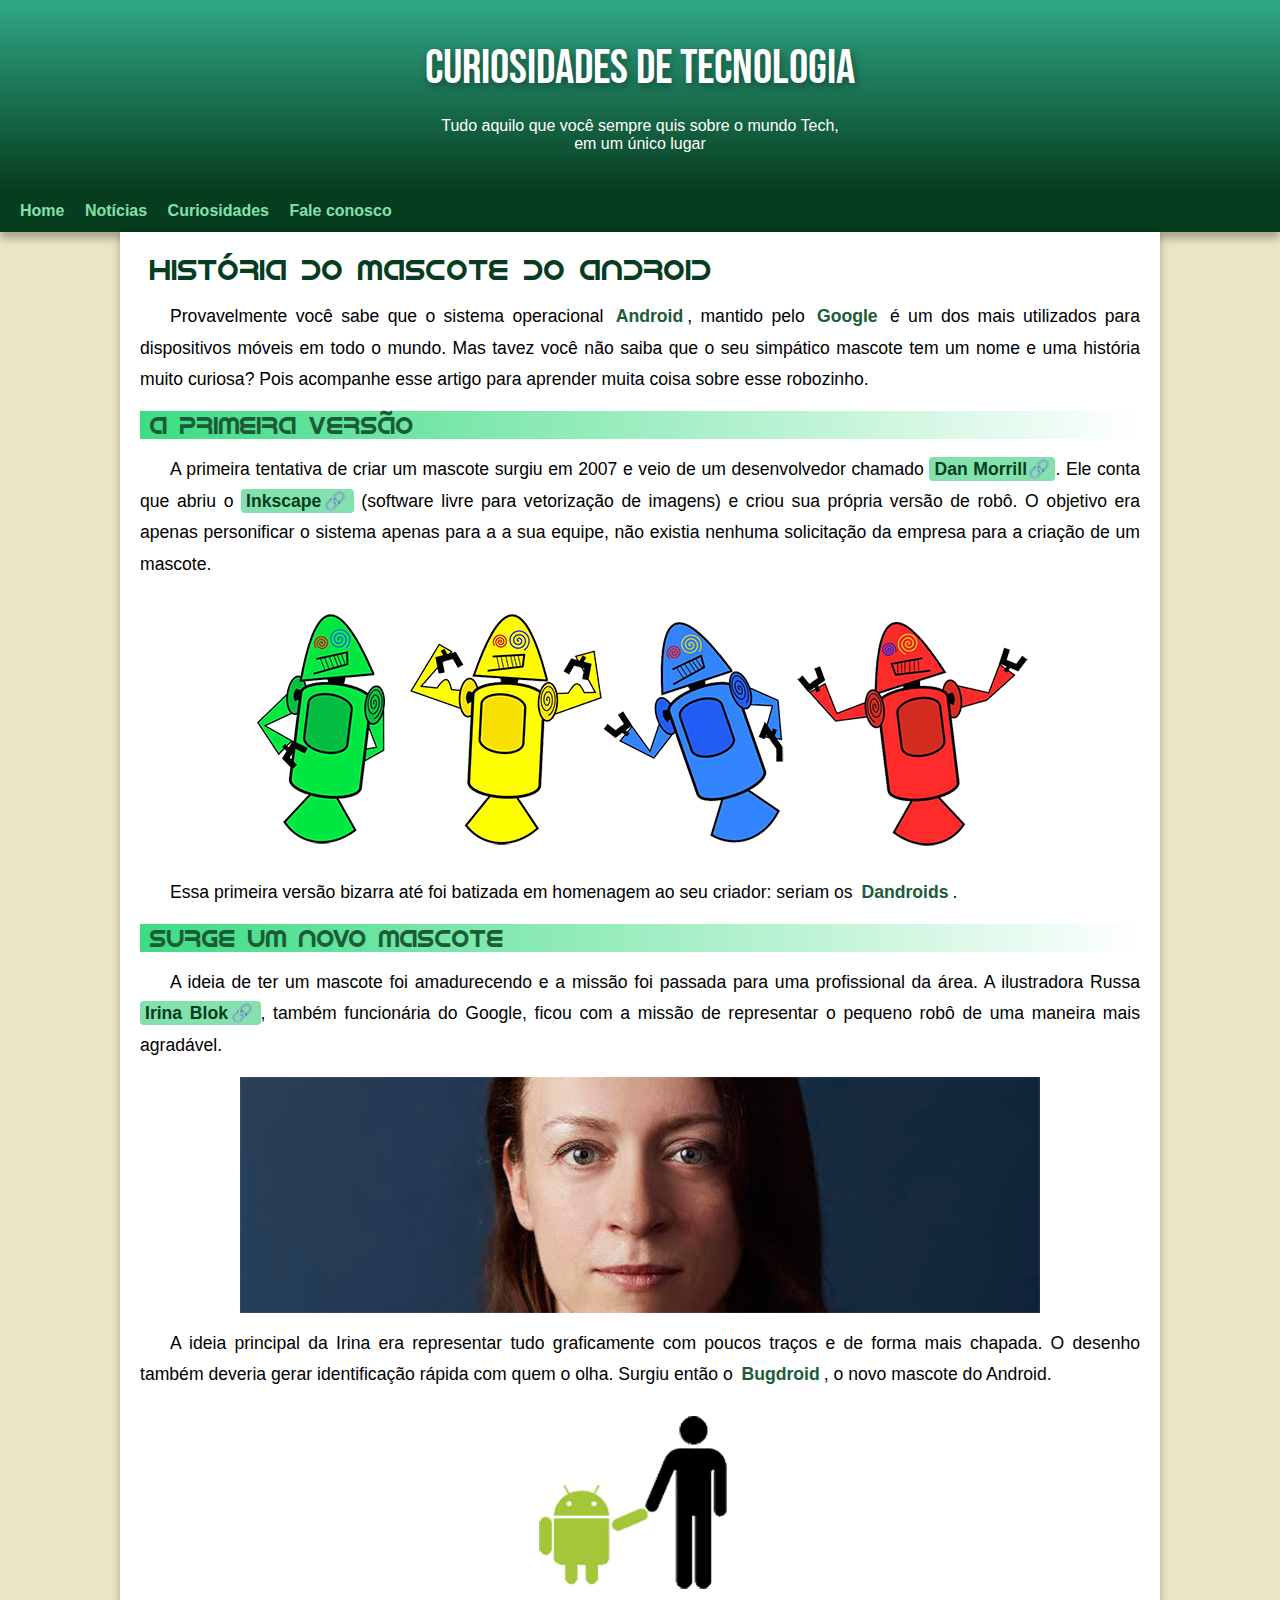
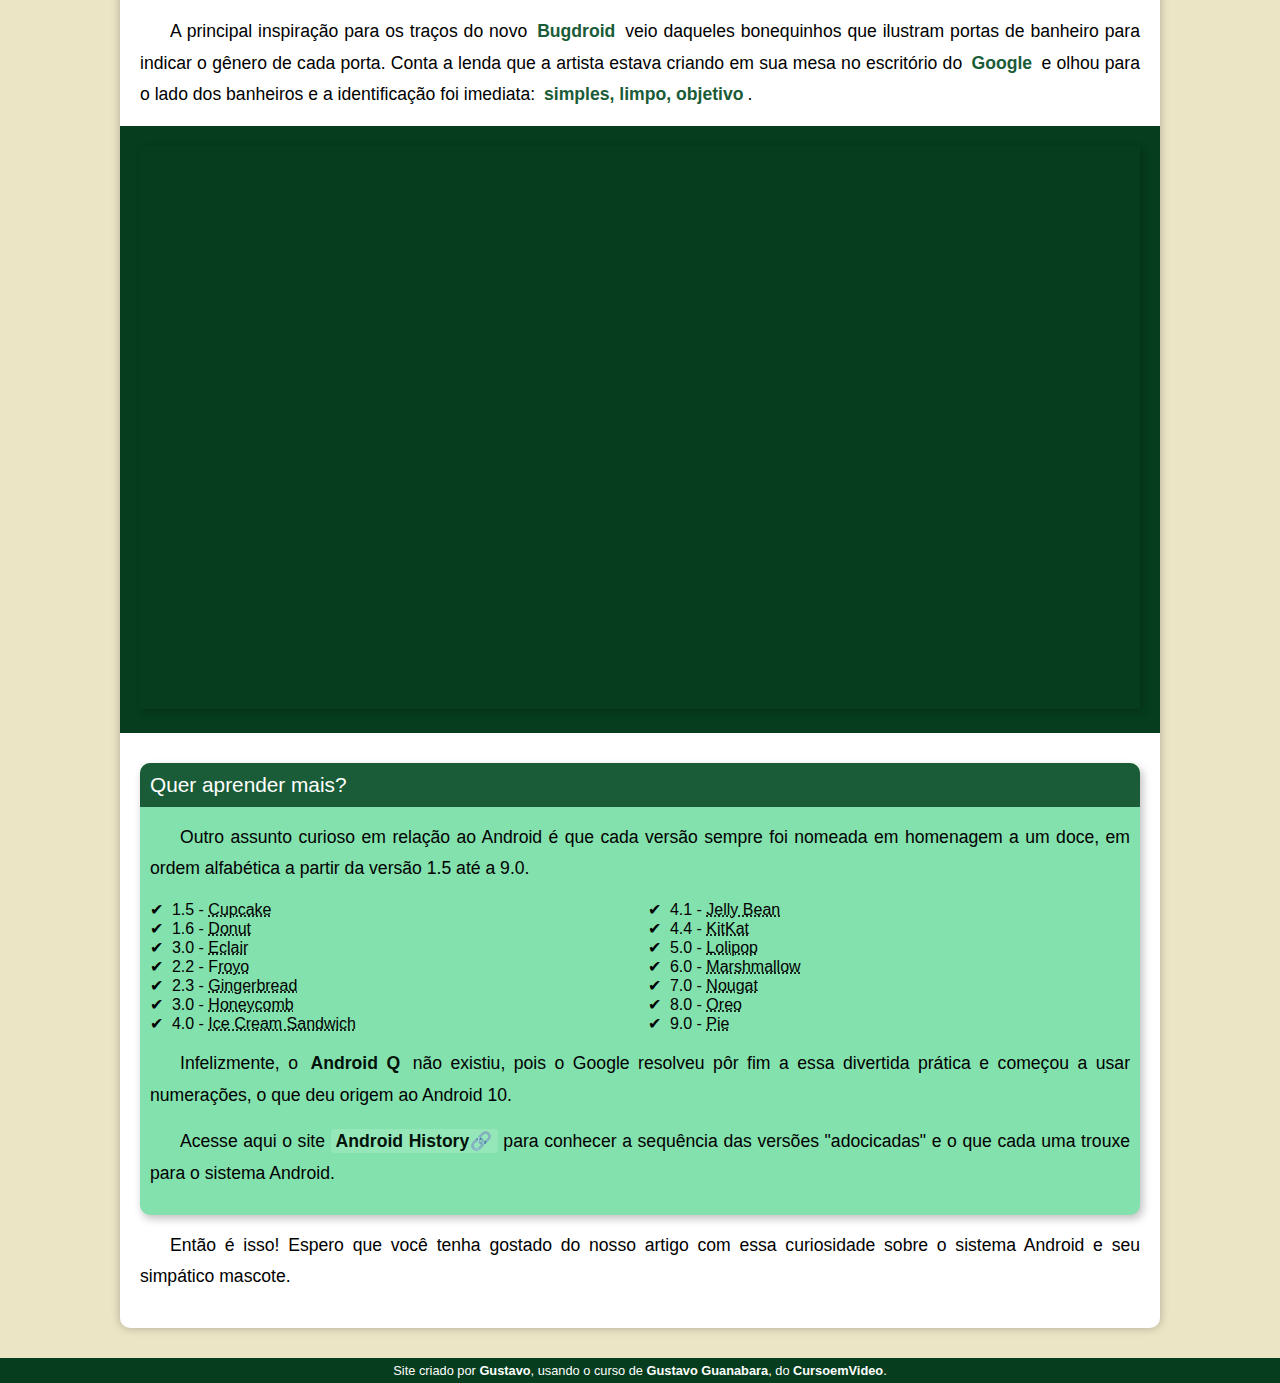
<file: HTML e CSS/projeto-android/index.html>
<!DOCTYPE html>
<html lang="en">
<head>
    <meta charset="UTF-8">
    <meta name="viewport" content="width=device-width, initial-scale=1.0">
    <link rel="shortcut icon" href="imagens/favicon.ico" type="image/x-icon">
    <title>Como surgiu o mascote do Android</title>
    <link rel="stylesheet" href="Style/style.css">
</head>
<body>
    <header>
        <h1>Curiosidades de tecnologia</h1>
        <p>Tudo aquilo que você sempre quis sobre o mundo Tech, em um único lugar</p>
    </header>
    <nav>
        <a href="#">Home</a>
        <a href="#">Notícias</a>
        <a href="#">Curiosidades</a>
        <a href="#">Fale conosco</a>
    </nav>

    <main>
        <article>
            <h1>História do Mascote do Android</h1>

            <p>Provavelmente você sabe que o sistema operacional <strong>Android</strong>, mantido pelo <strong>Google</strong> é um dos mais utilizados para dispositivos móveis em todo o mundo. Mas tavez você não saiba que o seu simpático mascote tem um nome e uma história muito curiosa? Pois acompanhe esse artigo para aprender muita coisa sobre esse robozinho.</p>

            <h2>A primeira versão</h2>

            <p>A primeira tentativa de criar um mascote surgiu em 2007 e veio de um desenvolvedor chamado <a href="https://androidcommunity.com/dan-morrill-shows-us-the-android-mascot-that-almost-was-20130103/" target="_blank" rel="external" class="externo">Dan Morrill</a>. Ele conta que abriu o <a href="https://inkscape.org/pt-br/" target="_blank" rel="external" class="externo">Inkscape</a> (software livre para vetorização de imagens) e criou sua própria versão de robô. O objetivo era apenas personificar o sistema apenas para a a sua equipe, não existia nenhuma solicitação da empresa para a criação de um mascote.</p>
            <picture>     
                <source media="(max-width: 800px)" srcset="media/dan-droids-pq.png">

                <img src="media/dan-droids.png" alt="Primeiro mascote do Android">
            </picture>

            <p>Essa primeira versão bizarra até foi batizada em homenagem ao seu criador: seriam os <strong>Dandroids</strong>.</p>

            <h2>Surge um novo mascote</h2>

            <p>A ideia de ter um mascote foi amadurecendo e a missão foi passada para uma profissional da área. A ilustradora Russa <a href="https://www.irinablok.com/android" target="_blank" rel="external" class="externo">Irina Blok</a>, também funcionária do Google, ficou com a missão de representar o pequeno robô de uma maneira mais agradável.</p>
            <picture>
                <source media="(max-width: 800px)" srcset="media/irina-blok-pq.jpg">
                
                <img src="media/irina-blok.jpg" alt="Irina-blok, criadora do Bugdroid">
            </picture>

            <p>A ideia principal da Irina era representar tudo graficamente com poucos traços e de forma mais chapada. O desenho também deveria gerar identificação rápida com quem o olha. Surgiu então o <strong>Bugdroid</strong>, o novo mascote do Android.</p>

            <img src="media/bugdroid.png" alt="Bugdroid">

            <p>A principal inspiração para os traços do novo <strong>Bugdroid</strong> veio daqueles bonequinhos que ilustram portas de banheiro para indicar o gênero de cada porta. Conta a lenda que a artista estava criando em sua mesa no escritório do <strong>Google</strong> e olhou para o lado dos banheiros e a identificação foi imediata: <strong>simples, limpo, objetivo</strong>.</p>

            <div class="video">
                <iframe width="560" height="315" src="https://www.youtube.com/embed/l2UDgpLz20M?si=1KlMwHah1Dak8dWZ" title="YouTube video player" frameborder="0" allow="accelerometer; autoplay; clipboard-write; encrypted-media; gyroscope; picture-in-picture; web-share" referrerpolicy="strict-origin-when-cross-origin" allowfullscreen></iframe>
            </div>
            
            <aside>
                <h3>Quer aprender mais?</h3>

                <p>Outro assunto curioso em relação ao Android é que cada versão sempre foi nomeada em homenagem a um doce, em ordem alfabética a partir da versão 1.5 até a 9.0.</p>

                <ul>
                    <li>1.5 - <abbr title="Bolo de copo">Cupcake</abbr></li>
                    <li>1.6 - <abbr title="Rosquinha">Donut</abbr></li>
                    <li>3.0 - <abbr title="Bomba">Eclair</abbr></li>
                    <li>2.2 - F<abbr title="Iogurte congelado">royo</abbr></li>
                    <li>2.3 - <abbr title="Biscoito de gengibre">Gingerbread</abbr></li>
                    <li>3.0 - <abbr title="Favo de mel">Honeycomb</abbr></li>
                    <li>4.0 - <abbr title="Sanduíche de sorvete">Ice Cream Sandwich</abbr></li>

                    <li>4.1 - <abbr title="Jujuba">Jelly Bean</abbr></li>
                    <li>4.4 - <abbr title="Kitkat">KitKat</abbr></li>
                    <li>5.0 - <abbr title="Pirulito">Lolipop</abbr></li>
                    <li>6.0 - <abbr title="Marshmallow">Marshmallow</abbr></li>
                    <li>7.0 - <abbr title="Torrone">Nougat</abbr></li>
                    <li>8.0 - <abbr title="Nougat">Oreo</abbr></li>
                    <li>9.0 - <abbr title="Torta">Pie</abbr></li>
                </ul>

                <p>Infelizmente, o <strong>Android Q</strong> não existiu, pois o Google resolveu pôr fim a essa divertida prática e começou a usar numerações, o que deu origem ao Android 10.</p>

                <p>Acesse aqui o site <a href="https://www.android.com/intl/pt_br/what-is-android/" target="_blank" rel="external" class="externo">Android History</a> para conhecer a sequência das versões "adocicadas" e o que cada uma trouxe para o sistema Android.</p>
            </aside>

            <p>Então é isso! Espero que você tenha gostado do nosso artigo com essa curiosidade sobre o sistema Android e seu simpático mascote.</p>
        </article>
    </main>

    <footer>
        <p>Site criado por <strong>Gustavo</strong>, usando o curso de <a href="https://gustavoguanabara.github.io" target="_blank" rel="external">Gustavo Guanabara</a>, do <a href="https://www.youtube.com/channel/UCrWvhVmt0Qac3HgsjQK62FQ">CursoemVideo</a>.</p>
    </footer>
</body>
</html>
</file>
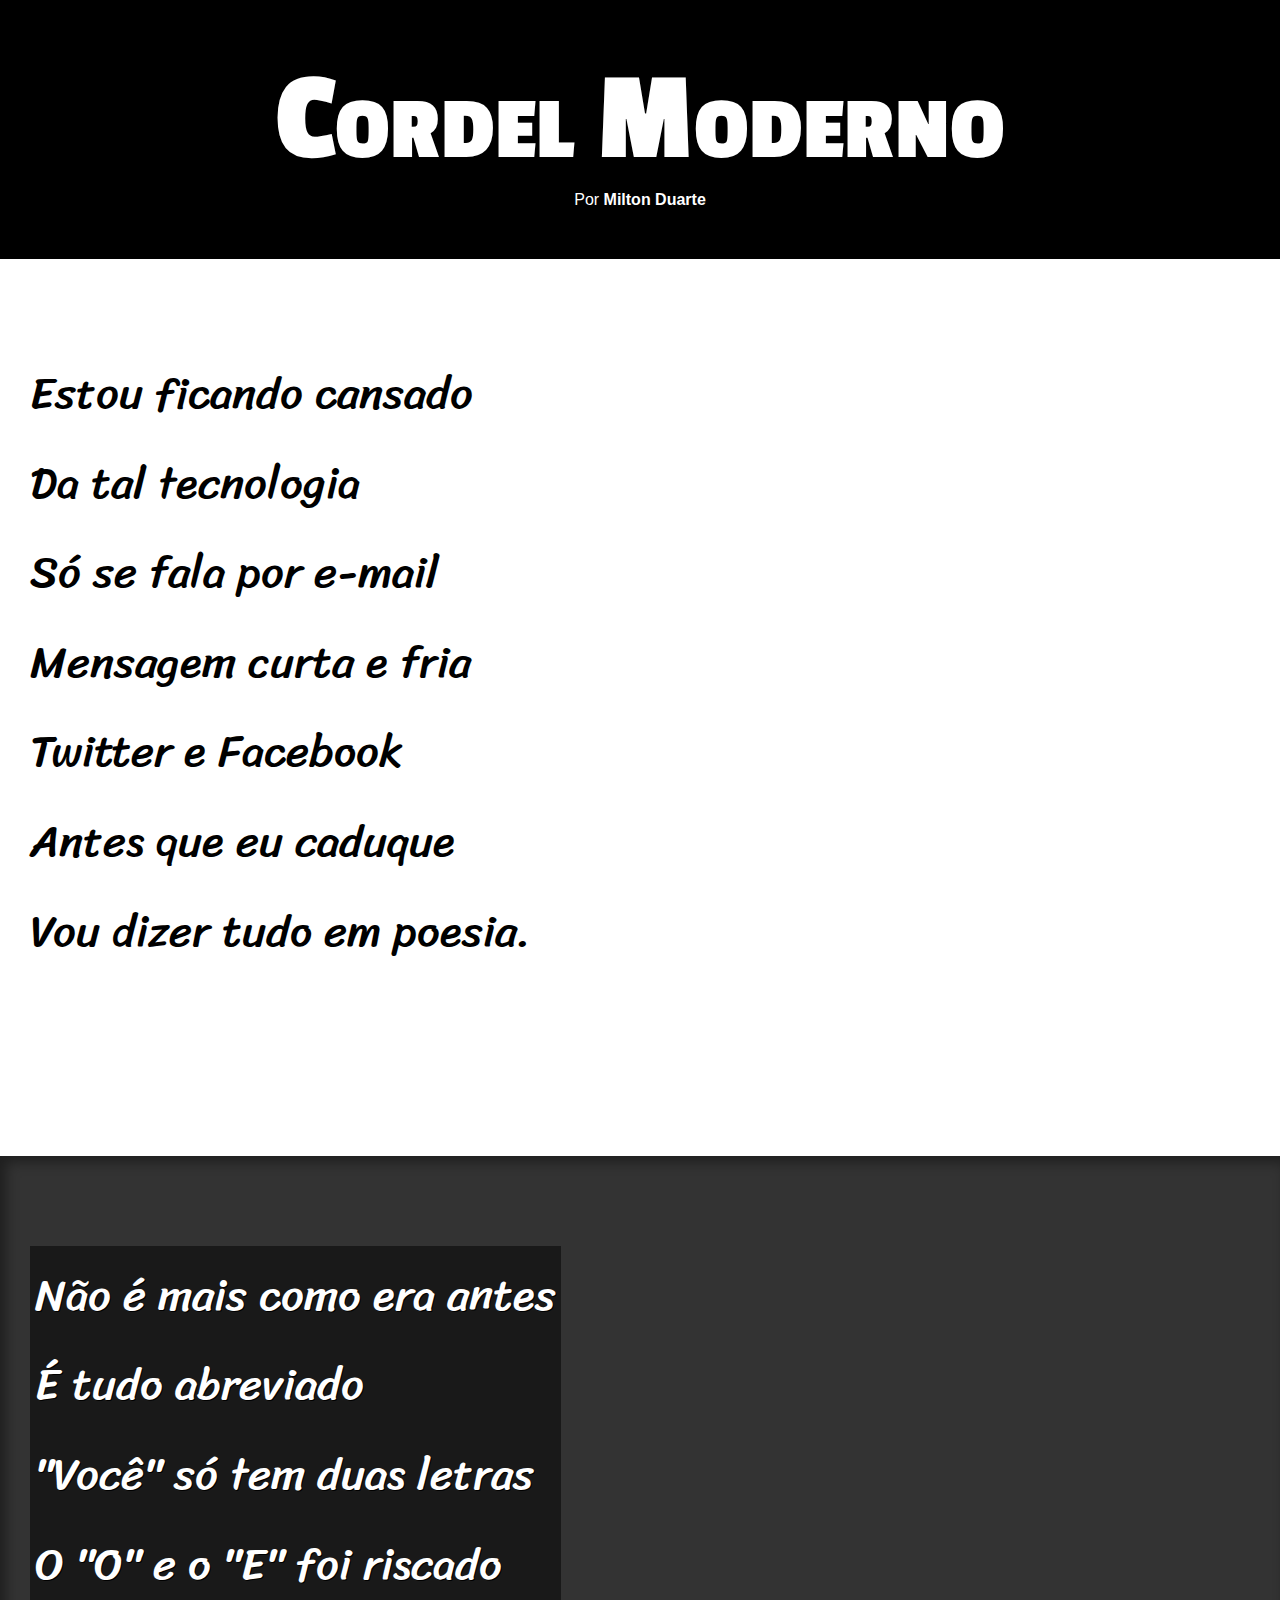
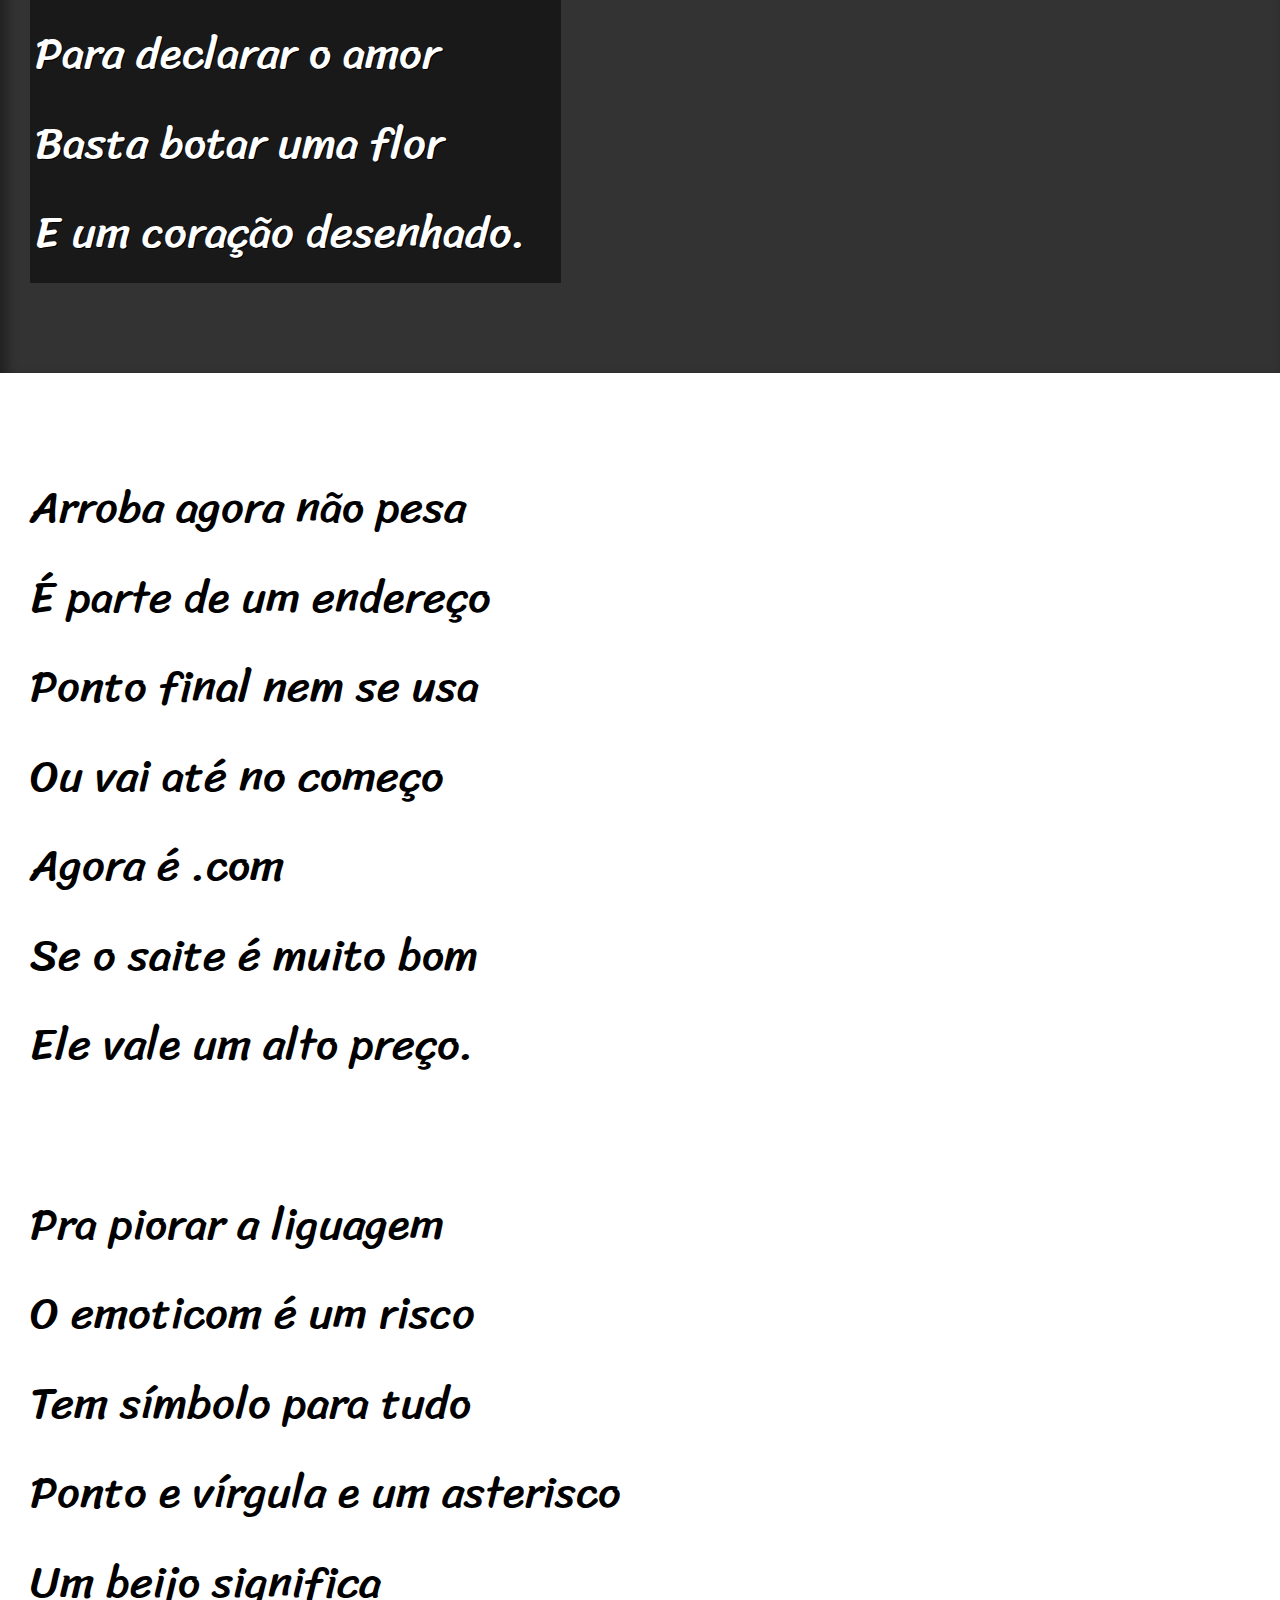
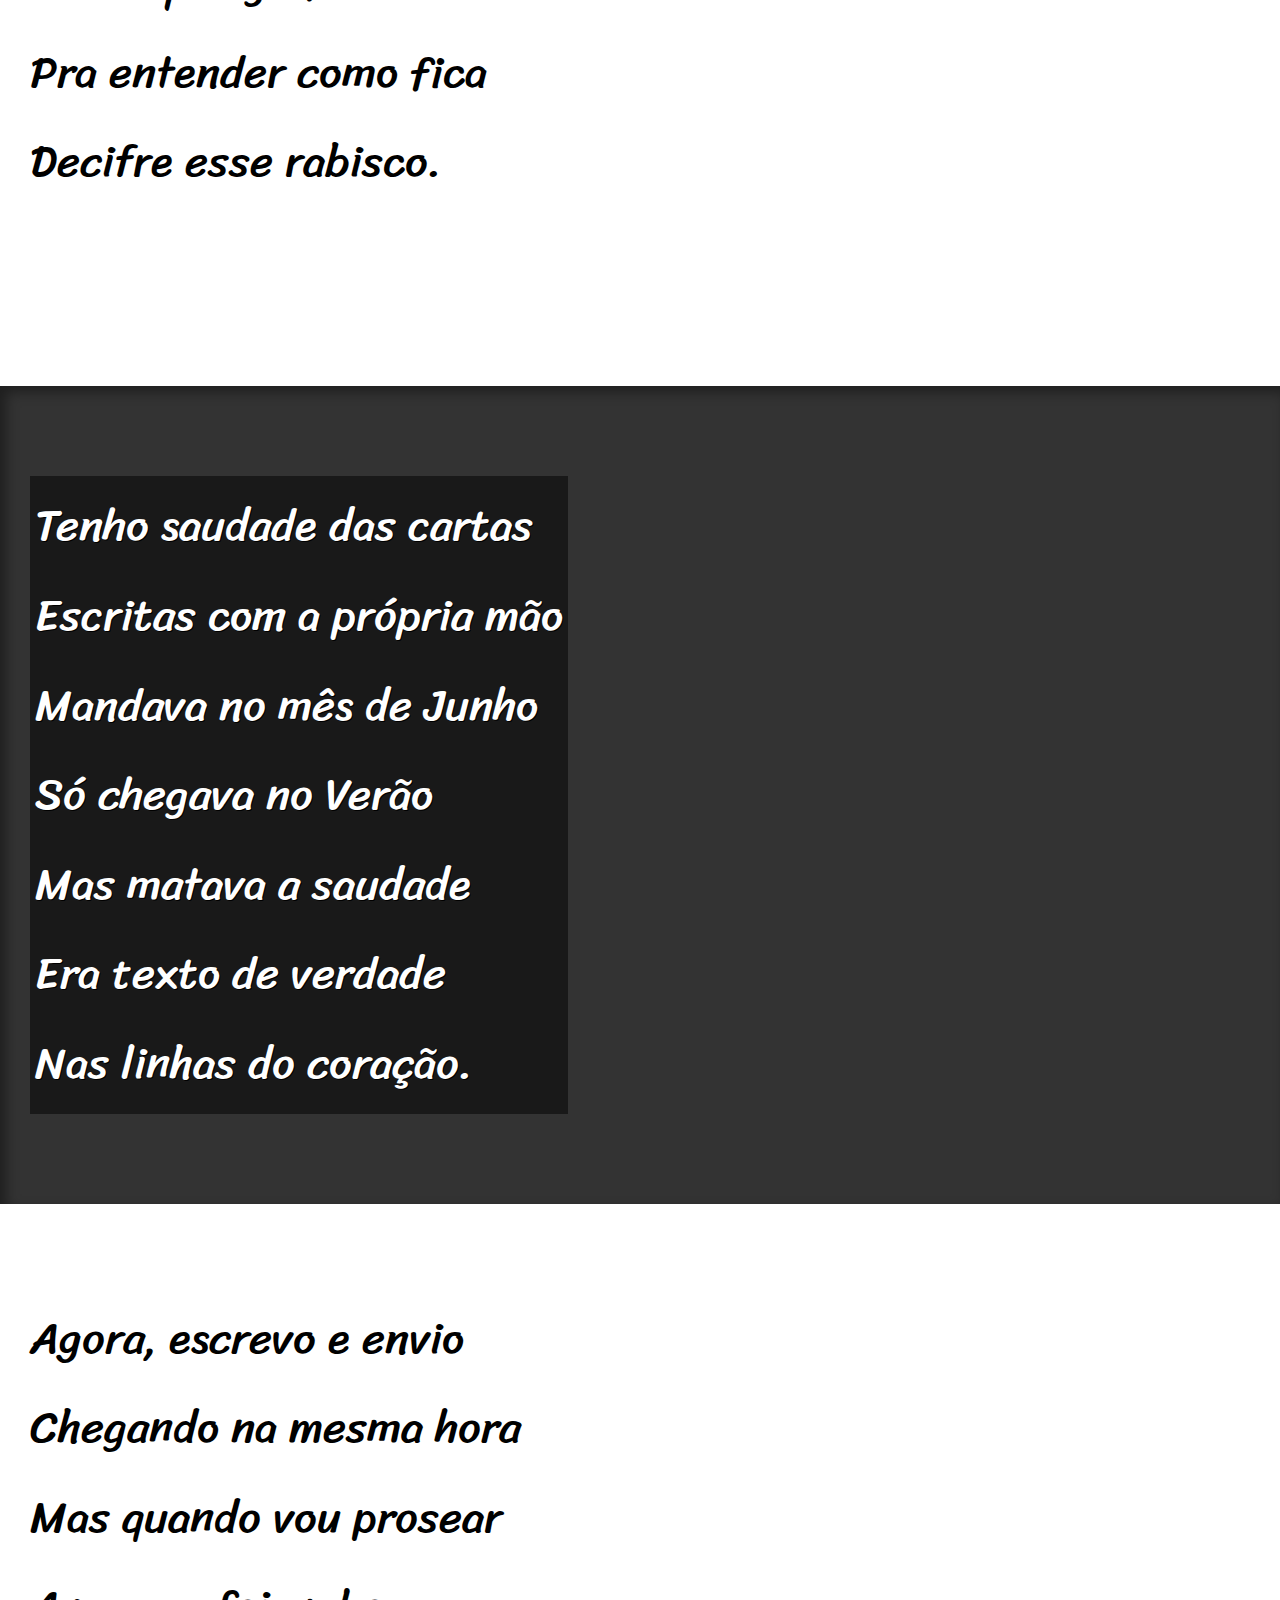
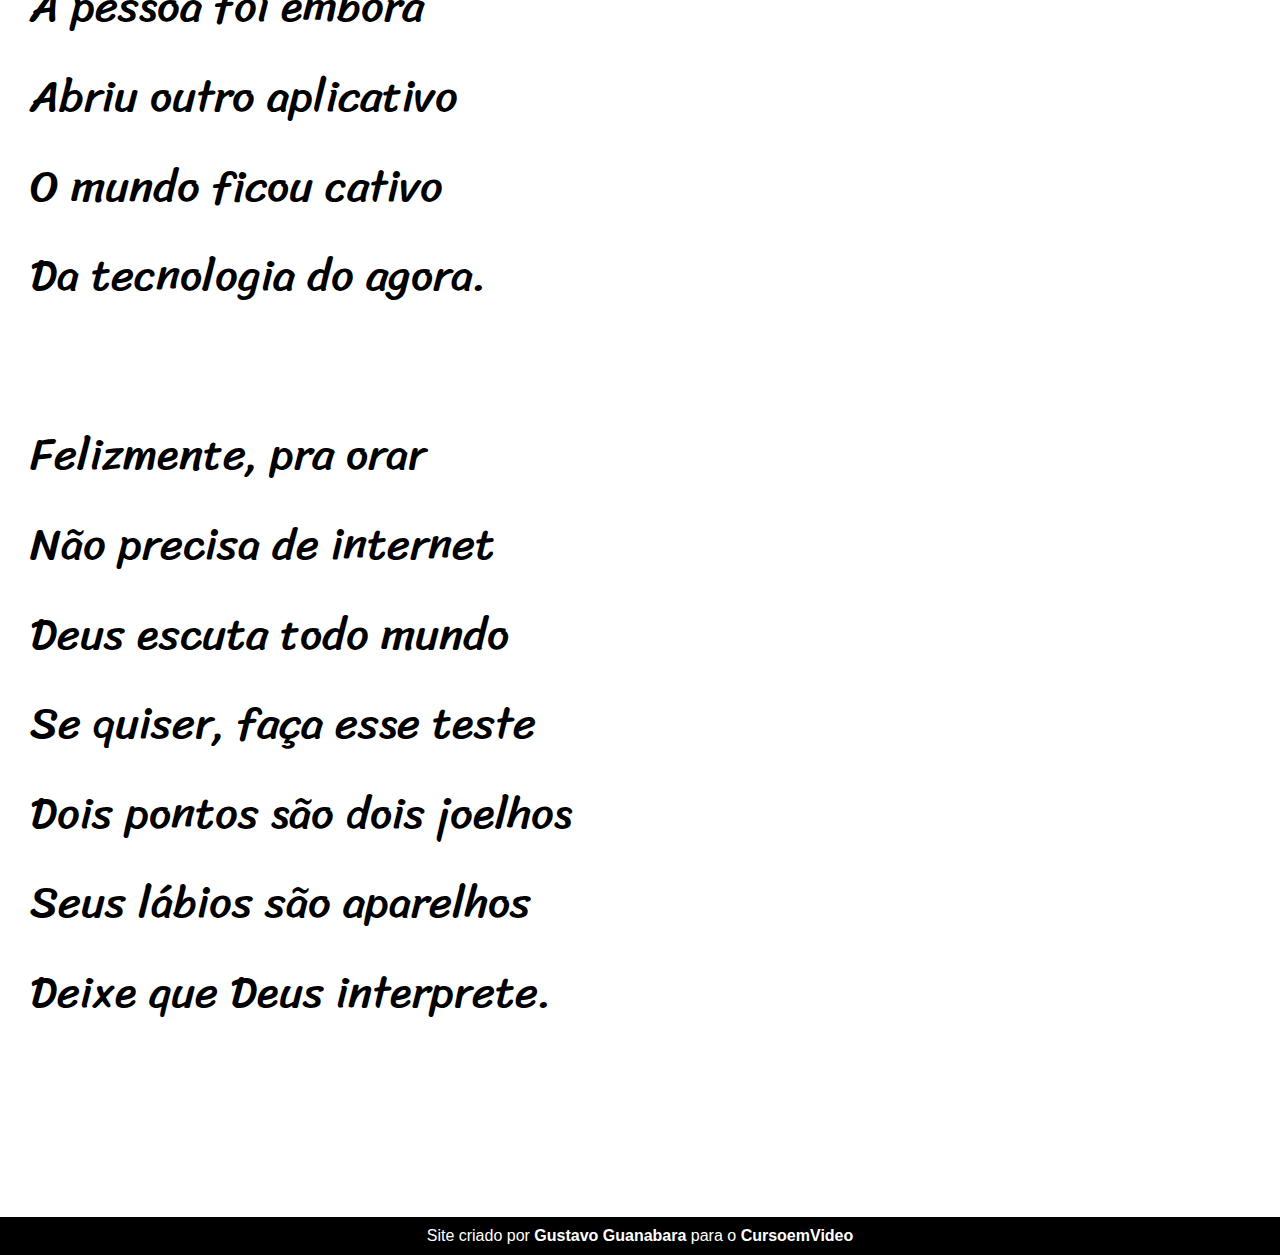
<file: HTML e CSS/projeto-cordel/index.html>
<!DOCTYPE html>
<html lang="pt-br">
<head>
    <meta charset="UTF-8">
    <meta name="viewport" content="width=device-width, initial-scale=1.0">
    <title>Cordel Moderno</title>

    <link rel="stylesheet" href="estilo/style.css">
</head>

<body>
    <header>
        <h1>Cordel Moderno</h1>
        <p>
        Por <a href="https://www.recantodasletras.com.br/poesias/3186743" target="_blank">Milton Duarte</a>
        </p>
    </header>

    <section class="normal">
        <p>
            Estou ficando cansado <br>
            Da tal tecnologia <br>
            Só se fala por e-mail <br>
            Mensagem curta e fria <br>
            Twitter e Facebook <br>
            Antes que eu caduque <br>
            Vou dizer tudo em poesia.
        </p>
    </section>

    <section class="imagem" id="img01">
        <p>
            Não é mais como era antes <br>
            É tudo abreviado <br>
            "Você" só tem duas letras <br>
            O "O" e o "E" foi riscado <br>
            Para declarar o amor <br>
            Basta botar uma flor <br>
            E um coração desenhado.
        </p>
    </section>


    <section class="normal">
        <p>
            Arroba agora não pesa <br>
            É parte de um endereço <br>
            Ponto final nem se usa <br>
            Ou vai até no começo <br>
            Agora é .com <br>
            Se o saite é muito bom <br>
            Ele vale um alto preço.
        </p>

        <p>
            Pra piorar a liguagem <br>
            O emoticom é um risco <br>
            Tem símbolo para tudo <br>
            Ponto e vírgula e um asterisco <br>
            Um beijo significa <br>
            Pra entender como fica <br>
            Decifre esse rabisco.
        </p>
    </section>


    <section class="imagem" id="img02">
        <p>
            Tenho saudade das cartas <br>
            Escritas com a própria mão <br>
            Mandava no mês de Junho <br>
            Só chegava no Verão <br>
            Mas matava a saudade <br>
            Era texto de verdade <br>
            Nas linhas do coração.
        </p>
    </section>


    <section class="normal">
        <p>
            Agora, escrevo e envio <br>
            Chegando na mesma hora <br>
            Mas quando vou prosear <br>
            A pessoa foi embora <br>
            Abriu outro aplicativo <br>
            O mundo ficou cativo <br>
            Da tecnologia do agora.
        </p>
        
        <p>
            Felizmente, pra orar <br>
            Não precisa de internet <br>
            Deus escuta todo mundo <br>
            Se quiser, faça esse teste <br>
            Dois pontos são dois joelhos <br>
            Seus lábios são aparelhos <br>
            Deixe que Deus interprete.
        </p>
    </section>

    <footer>
        <p>
            Site criado por <a href="https://gustavoguanabara.github.io" target="_blank">Gustavo Guanabara</a> para o <a href="https://www.cursoemvideo.com" target="_blank">CursoemVideo</a>
        </p>
    </footer>

</body>
</html>
</file>
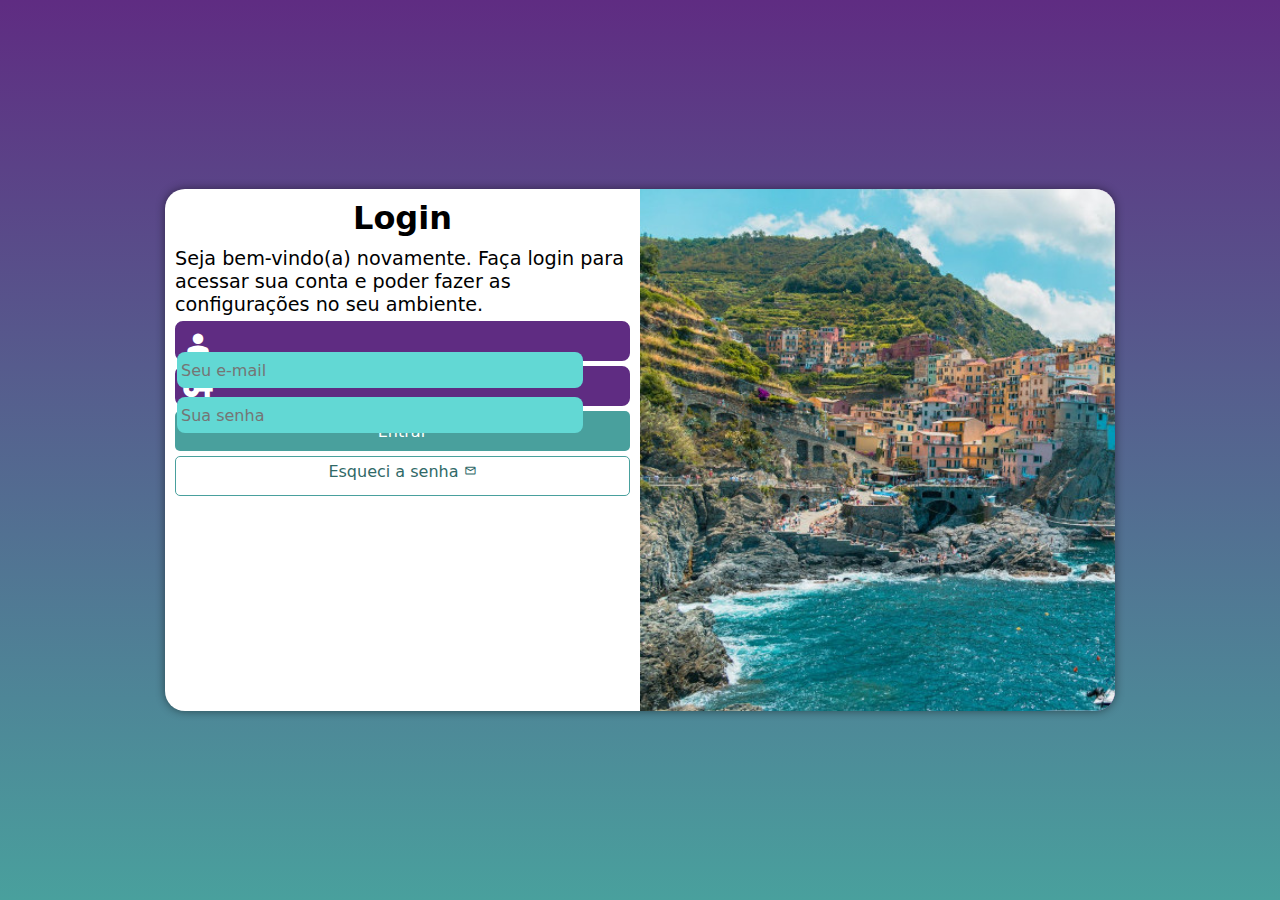
<file: HTML e CSS/projeto-login/index.html>
<!DOCTYPE html>
<html lang="pt-br">
<head>
    <meta charset="UTF-8">
    <meta name="viewport" content="width=device-width, initial-scale=1.0">
    <link rel="stylesheet" href="estilos/style.css">
    <link rel="stylesheet" href="https://fonts.googleapis.com/css2?family=Material+Symbols+Outlined:FILL@0..1&icon_names=mail,person,vpn_key&display=block">
    <link rel="stylesheet" href="https://fonts.googleapis.com/css2?family=Material+Symbols+Outlined:FILL@0..1&icon_names=mail&display=block">
    <link rel="stylesheet" href="estilos/media-query.css">
    <title>Login</title>
</head>
<body>
    <main>
        <section id="login">
            <div id="imagem">
                
            </div>
            <div id="formulario">
                <h1>Login</h1>
                <p>Seja bem-vindo(a) novamente. Faça login para acessar sua conta e poder fazer as configurações no seu ambiente.</p>
                <form action="login.php" method="get" autocomplete="on">
                    <div class="campo">
                        <span class="material-symbols-outlined">
                            person
                        </span>
                        <input type="email" name="Login" id="ilogin" placeholder="Seu e-mail" autocomplete="email" required maxlength="30">
                        <label for="ilogin">Login</label>
                    </div>

                    <div class="campo">
                        <span class="material-symbols-outlined">
                            vpn_key
                        </span>
                        <input type="password" name="senha" id="isenha" placeholder="Sua senha" autocomplete="current-password" required minlength="8" required maxlength="20">
                        <label for="isenha">Senha</label>
                    </div>

                    <input type="submit" value="Entrar">
                    <a href="esqueci.html" class="botao">
                        Esqueci a senha <span class="material-symbols-outlined">mail</span>
                    </a>
                </form>
            </div>
        </section>
    </main>
</body>
</html>
</file>
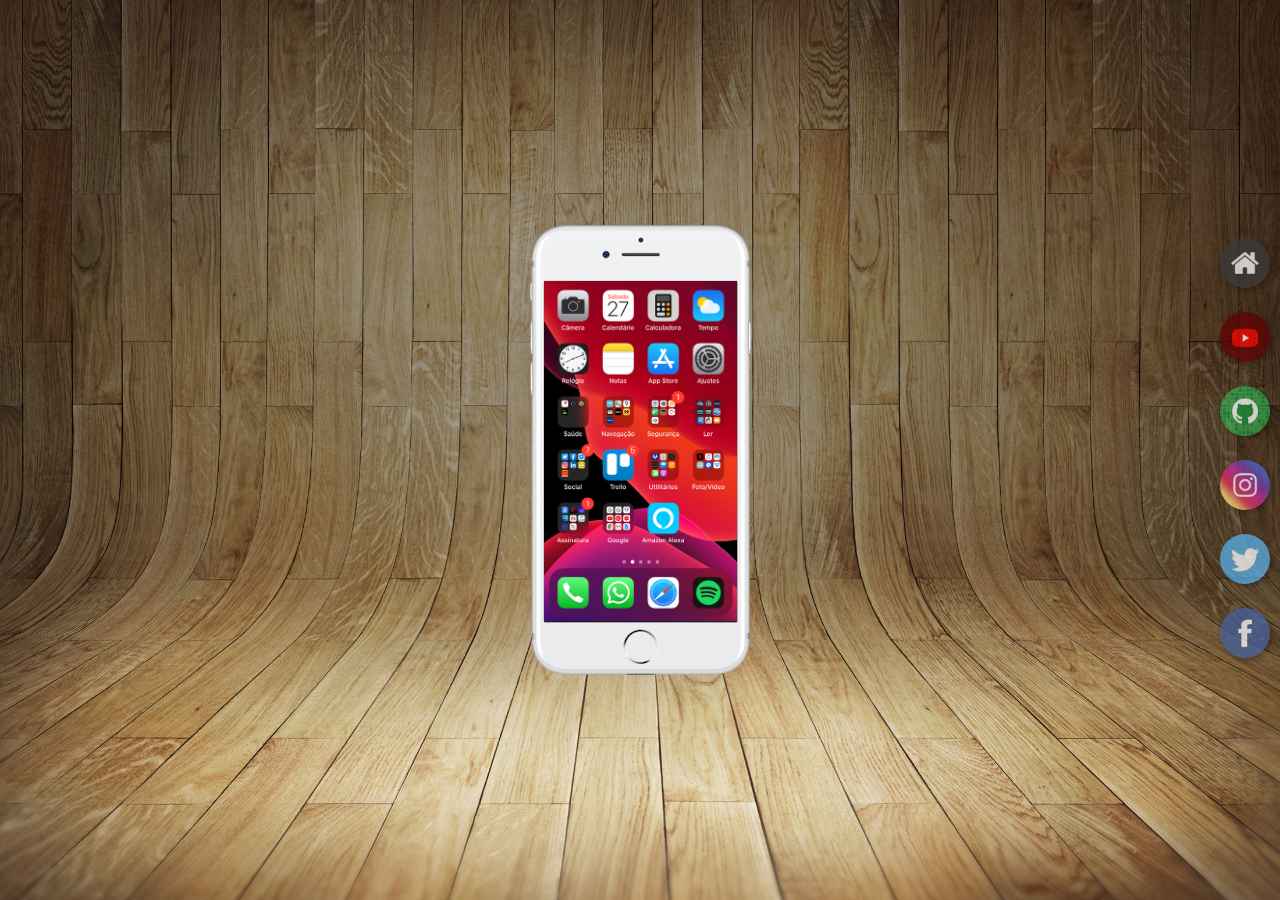
<file: HTML e CSS/projeto-social/index.html>
<!DOCTYPE html>
<html lang="pt-br">
<head>
    <meta charset="UTF-8">
    <meta name="viewport" content="width=device-width, initial-scale=1.0">
    <link rel="shortcut icon" href="favicon.ico" type="image/x-icon">
    <title>Projeto Redes Sociais</title>

    <link rel="stylesheet" href="style/style.css">
</head>
<body>
    <main>
        <section id="telefone">
            <iframe src="paginas/home.html" name="tela" id="tela" scrolling="" frameborder="0">
                Seu navegador não é compatível com isso!
            </iframe>
        </section>

        <section id="redes-sociais">
            <a href="paginas/home.html" target="tela"><img src="imagens/logo-home.jpg" alt="Home"></a>
            <a href="paginas/youtube.html" target="tela"><img src="imagens/logo-youtube.jpg" alt="Youtube"></a>
            <a href="paginas/github.html" target="tela"><img src="imagens/logo-github.jpg" alt="Github"></a>
            <a href="paginas/Instagram.html" target="tela"><img src="imagens/logo-instagram.jpg" alt="Instagram"></a>
            <a href="paginas/twitter.html" target="tela"><img src="imagens/logo-twitter.jpg" alt="Twitter"></a>
            <a href="paginas/facebook.html" target="tela"><img src="imagens/logo-facebook.jpg" alt="Facebook"></a>
        </section>
    </main>
</body>
</html>
</file>
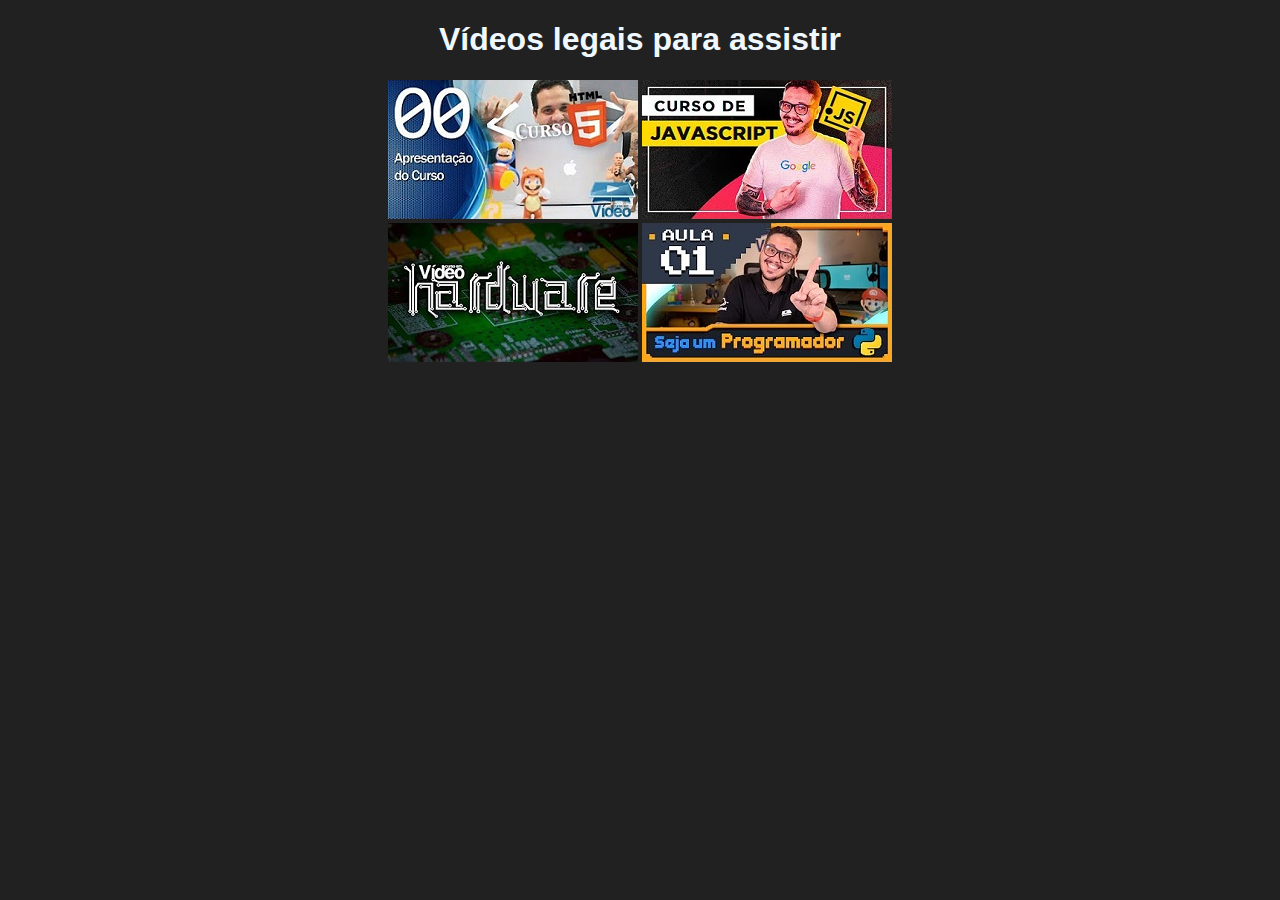
<file: HTML e CSS/projeto-videos/index.html>
<!DOCTYPE html>
<html lang="pt-br">
<head>
    <meta charset="UTF-8">
    <meta name="viewport" content="width=device-width, initial-scale=1.0">
    <link rel="shortcut icon" href="favicon.ico" type="image/x-icon">
    <title>Meus vídeos</title>
    <link rel="stylesheet" href="style.css">
</head>
<body>
    <h1 style="color: aliceblue;"><strong>Vídeos legais para assistir</strong></h1>
    <a href="paginas/html.html">
        <img src="midia/html-thumb.jpg" alt="Curso HTML">
    </a>

    <a href="paginas/javascript.html">
        <img src="midia/javascript-thumb.jpg" alt="Curso JavaScript">
    </a>

    <br>

    <a href="paginas/hardware.html">
        <img src="midia/hardware-thumb.jpg" alt="Curso Hardware">
    </a>

    <a href="paginas/python.html">
        <img src="midia/python-thumb.jpg" alt="Curso Python">
    </a>
</body>
</html>
</file>
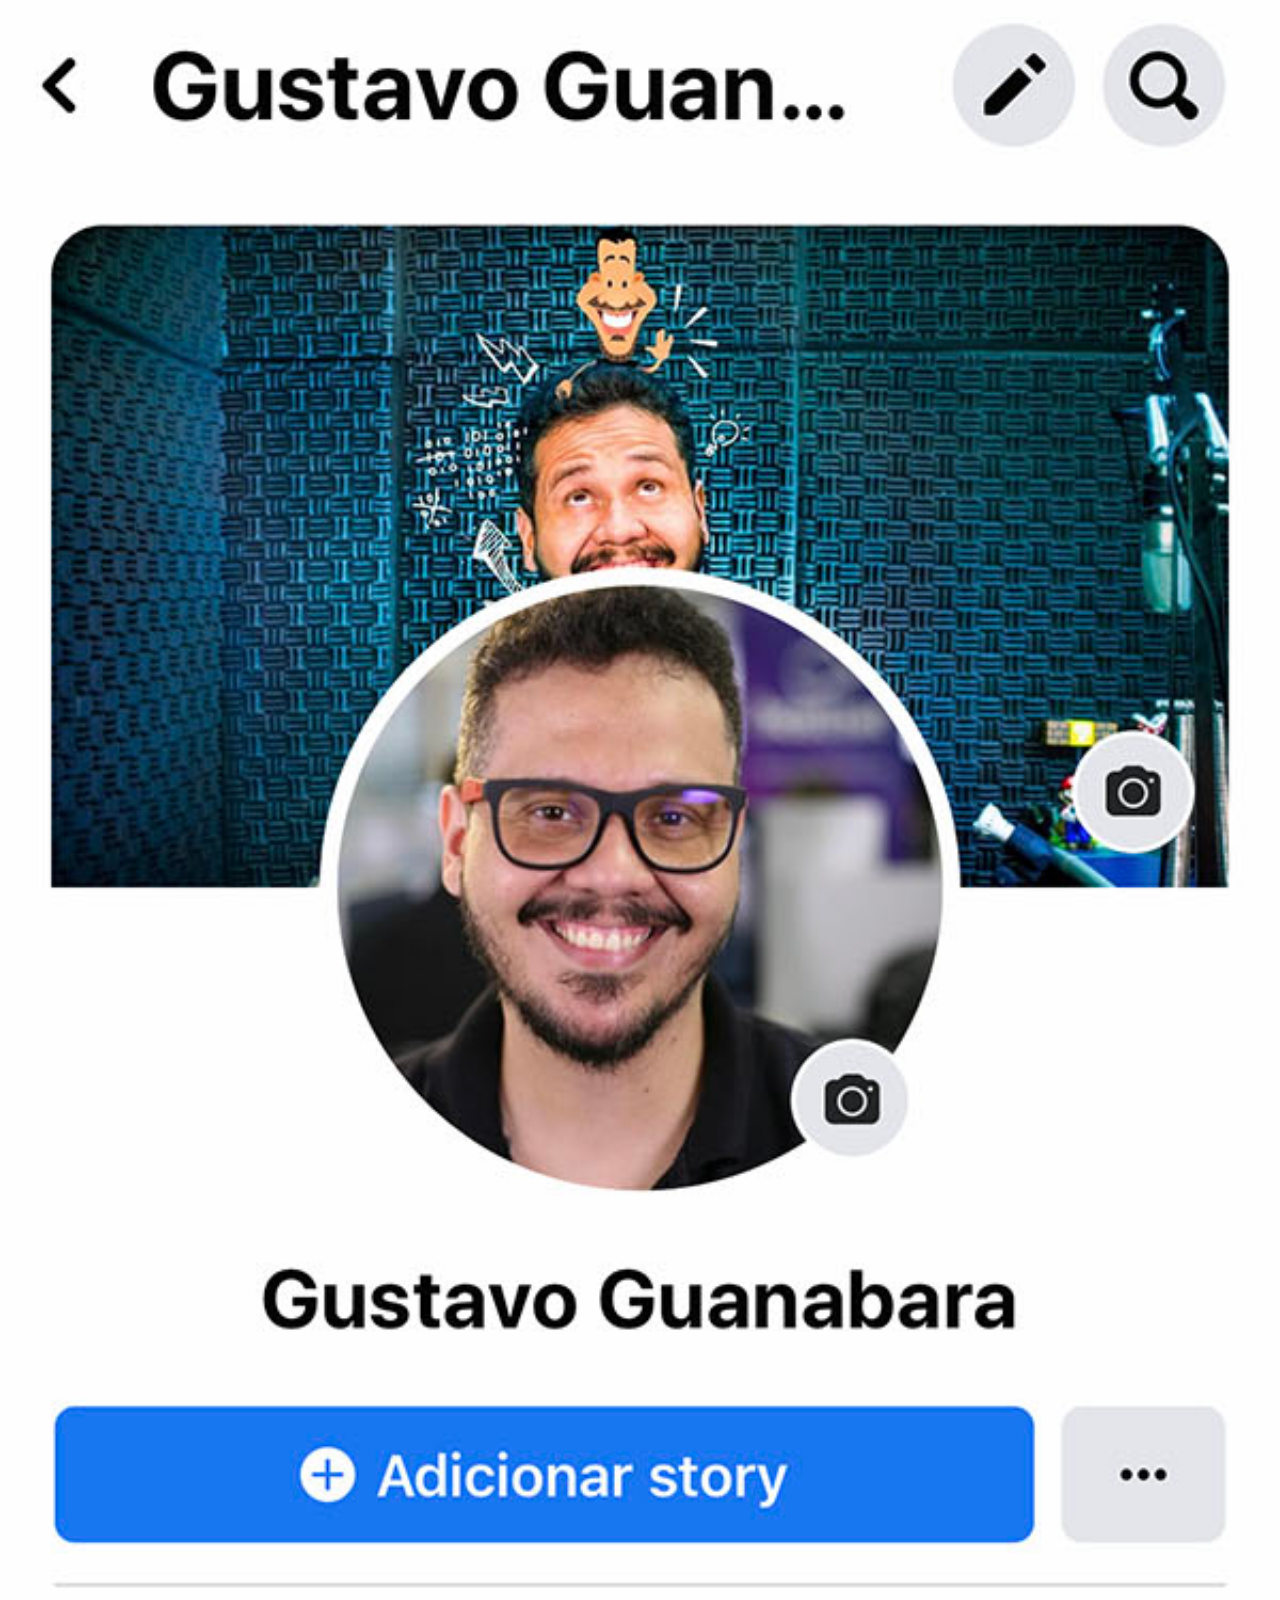
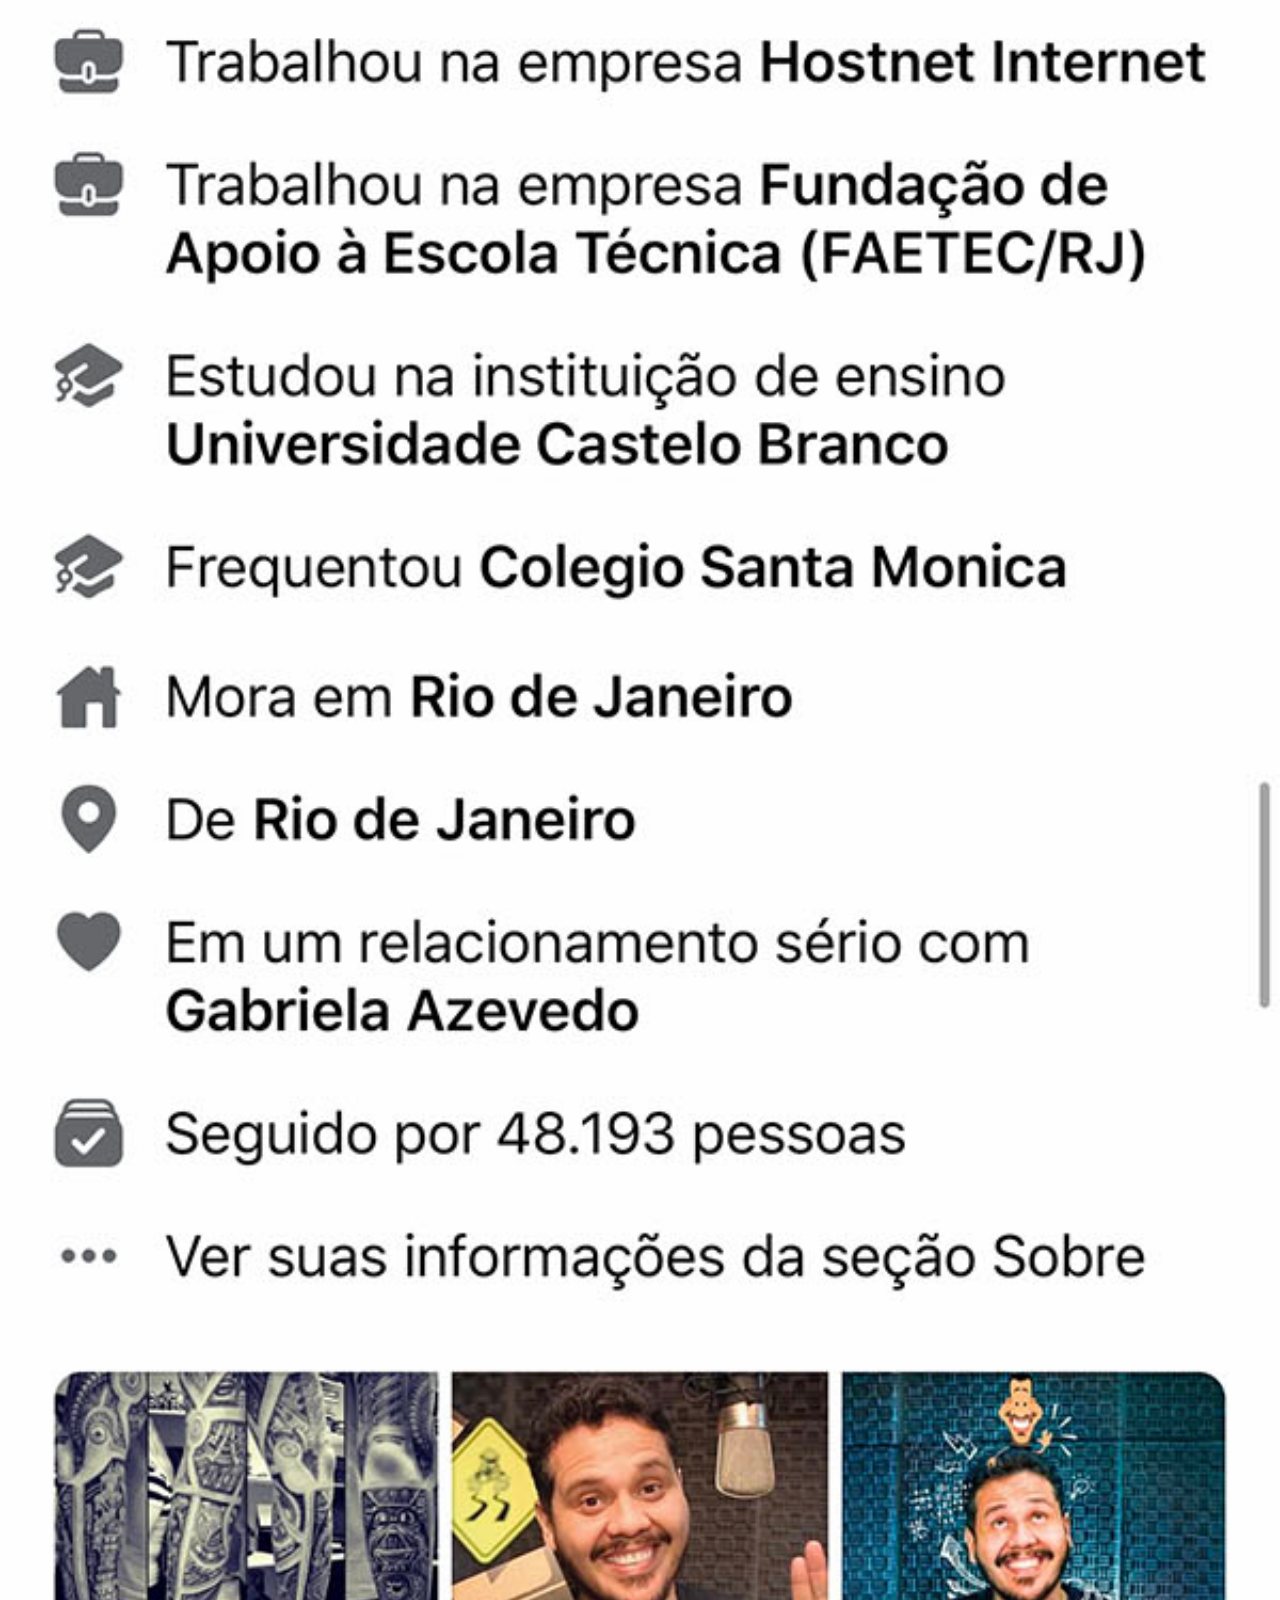
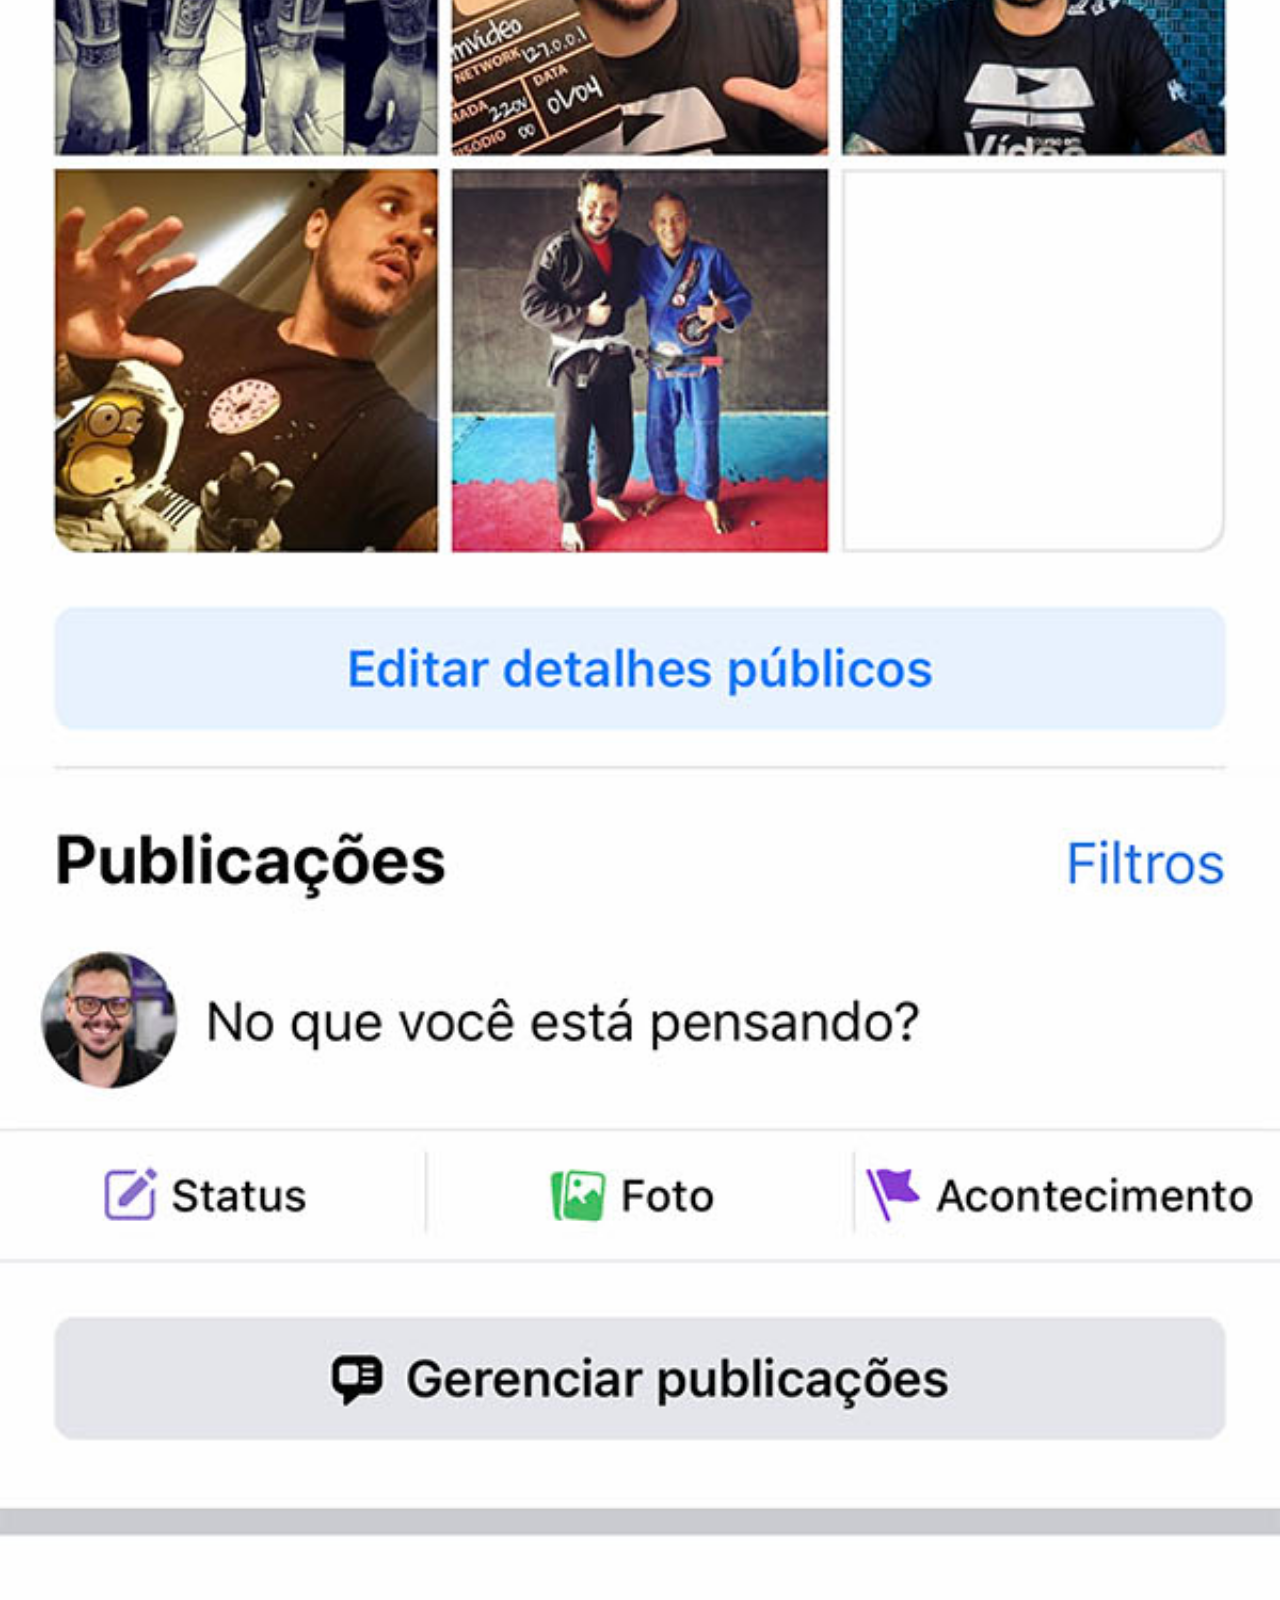
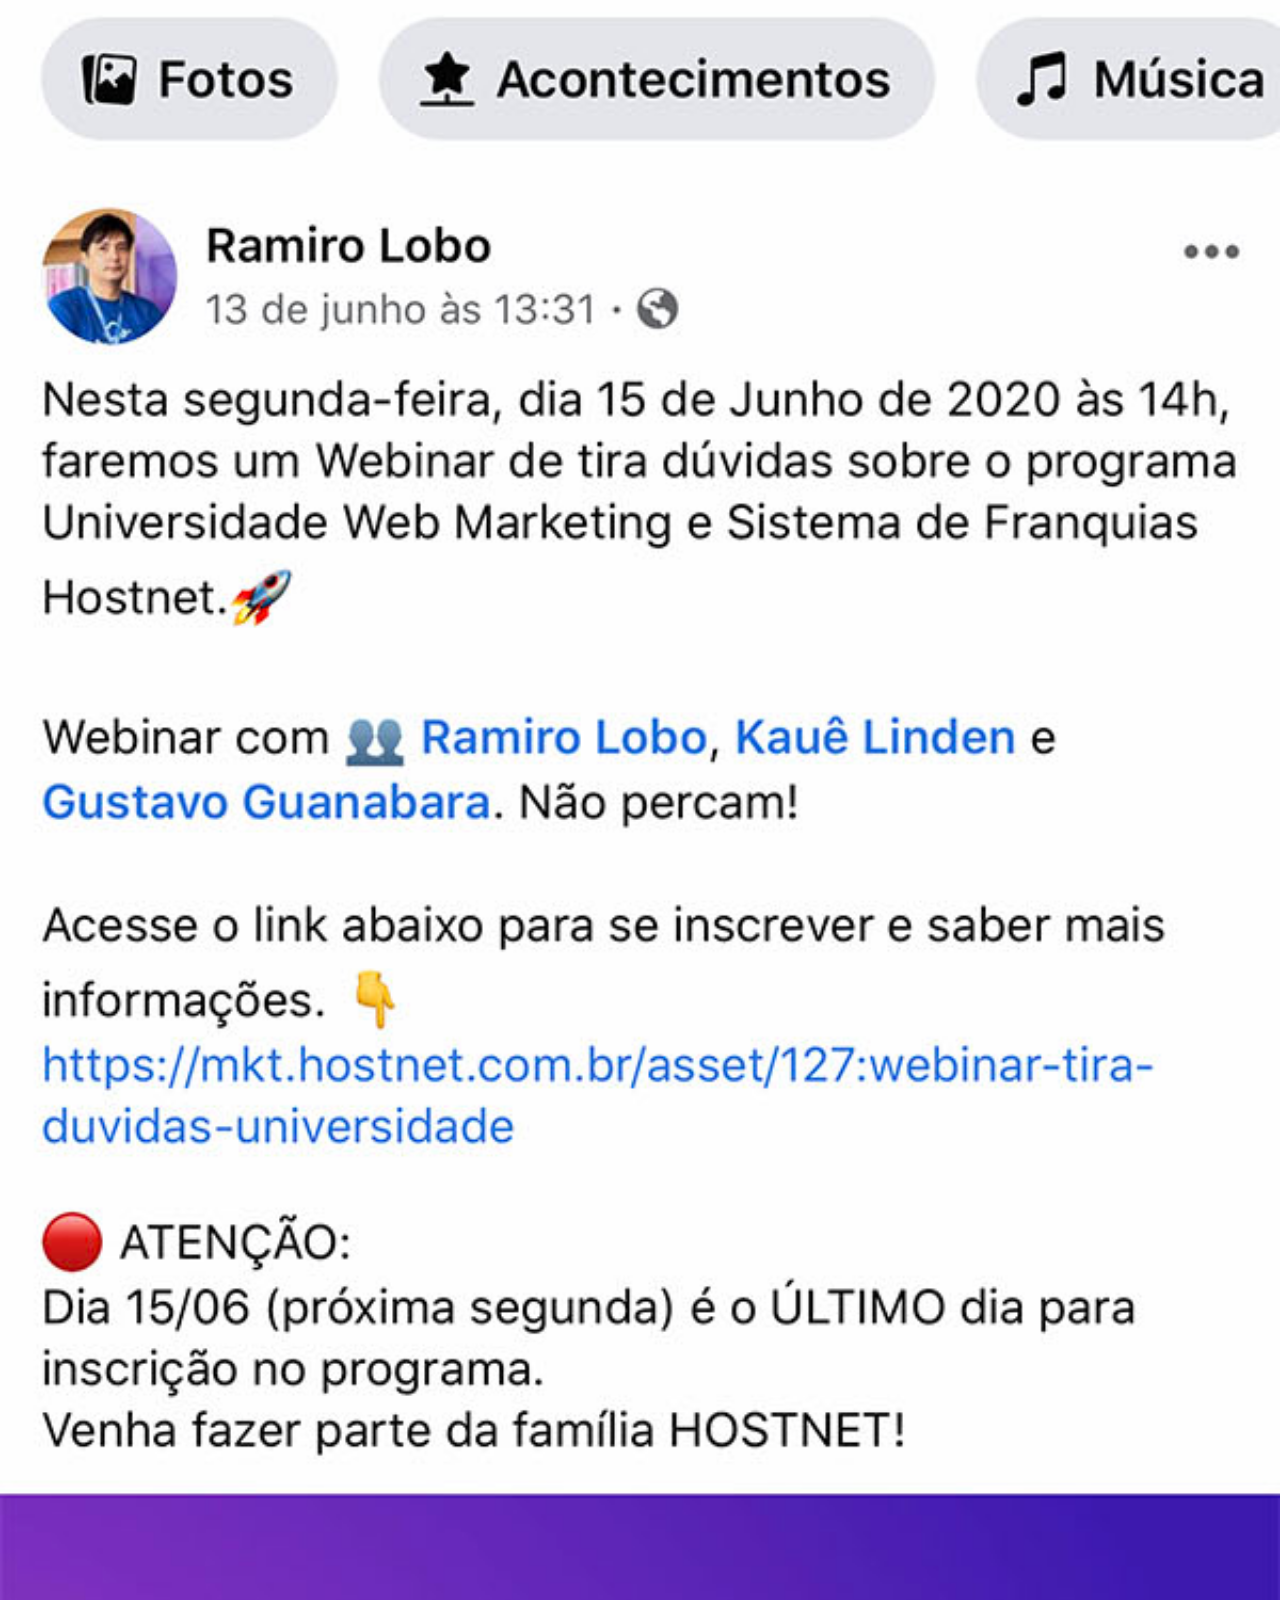
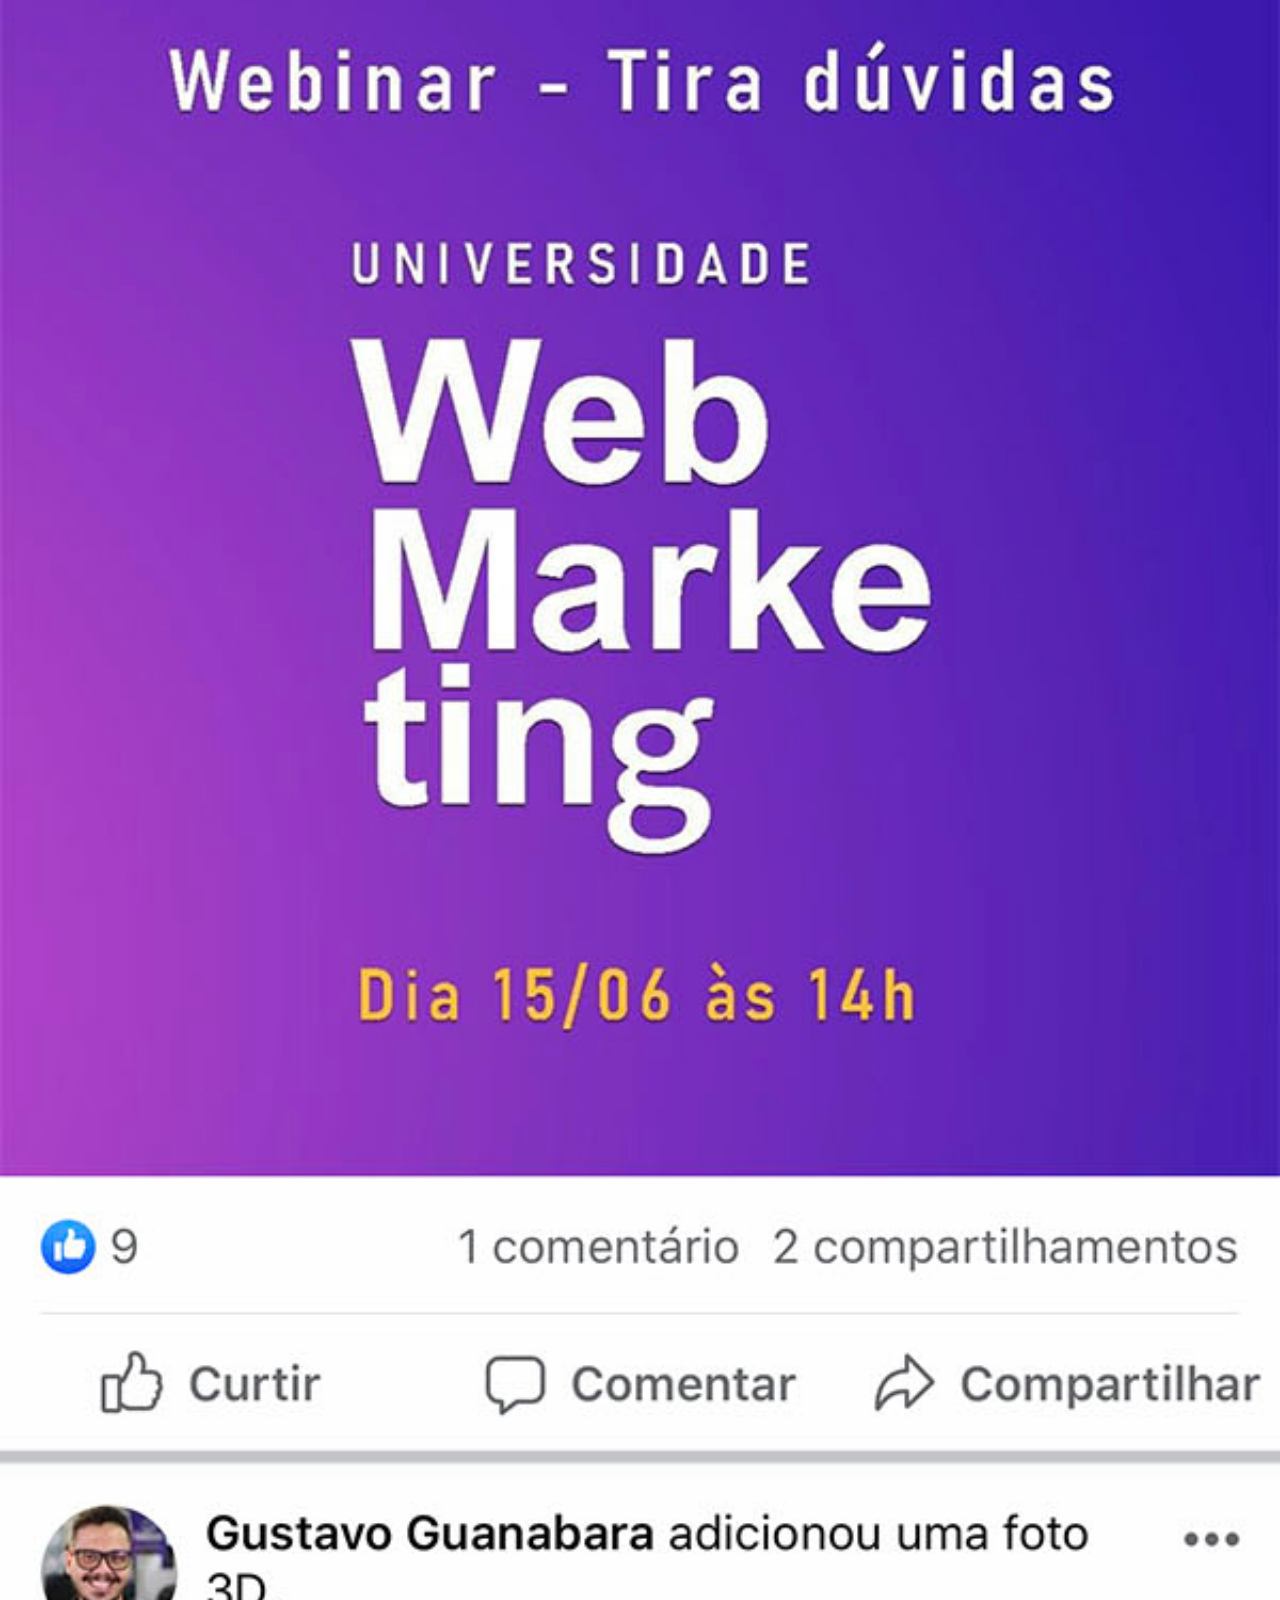
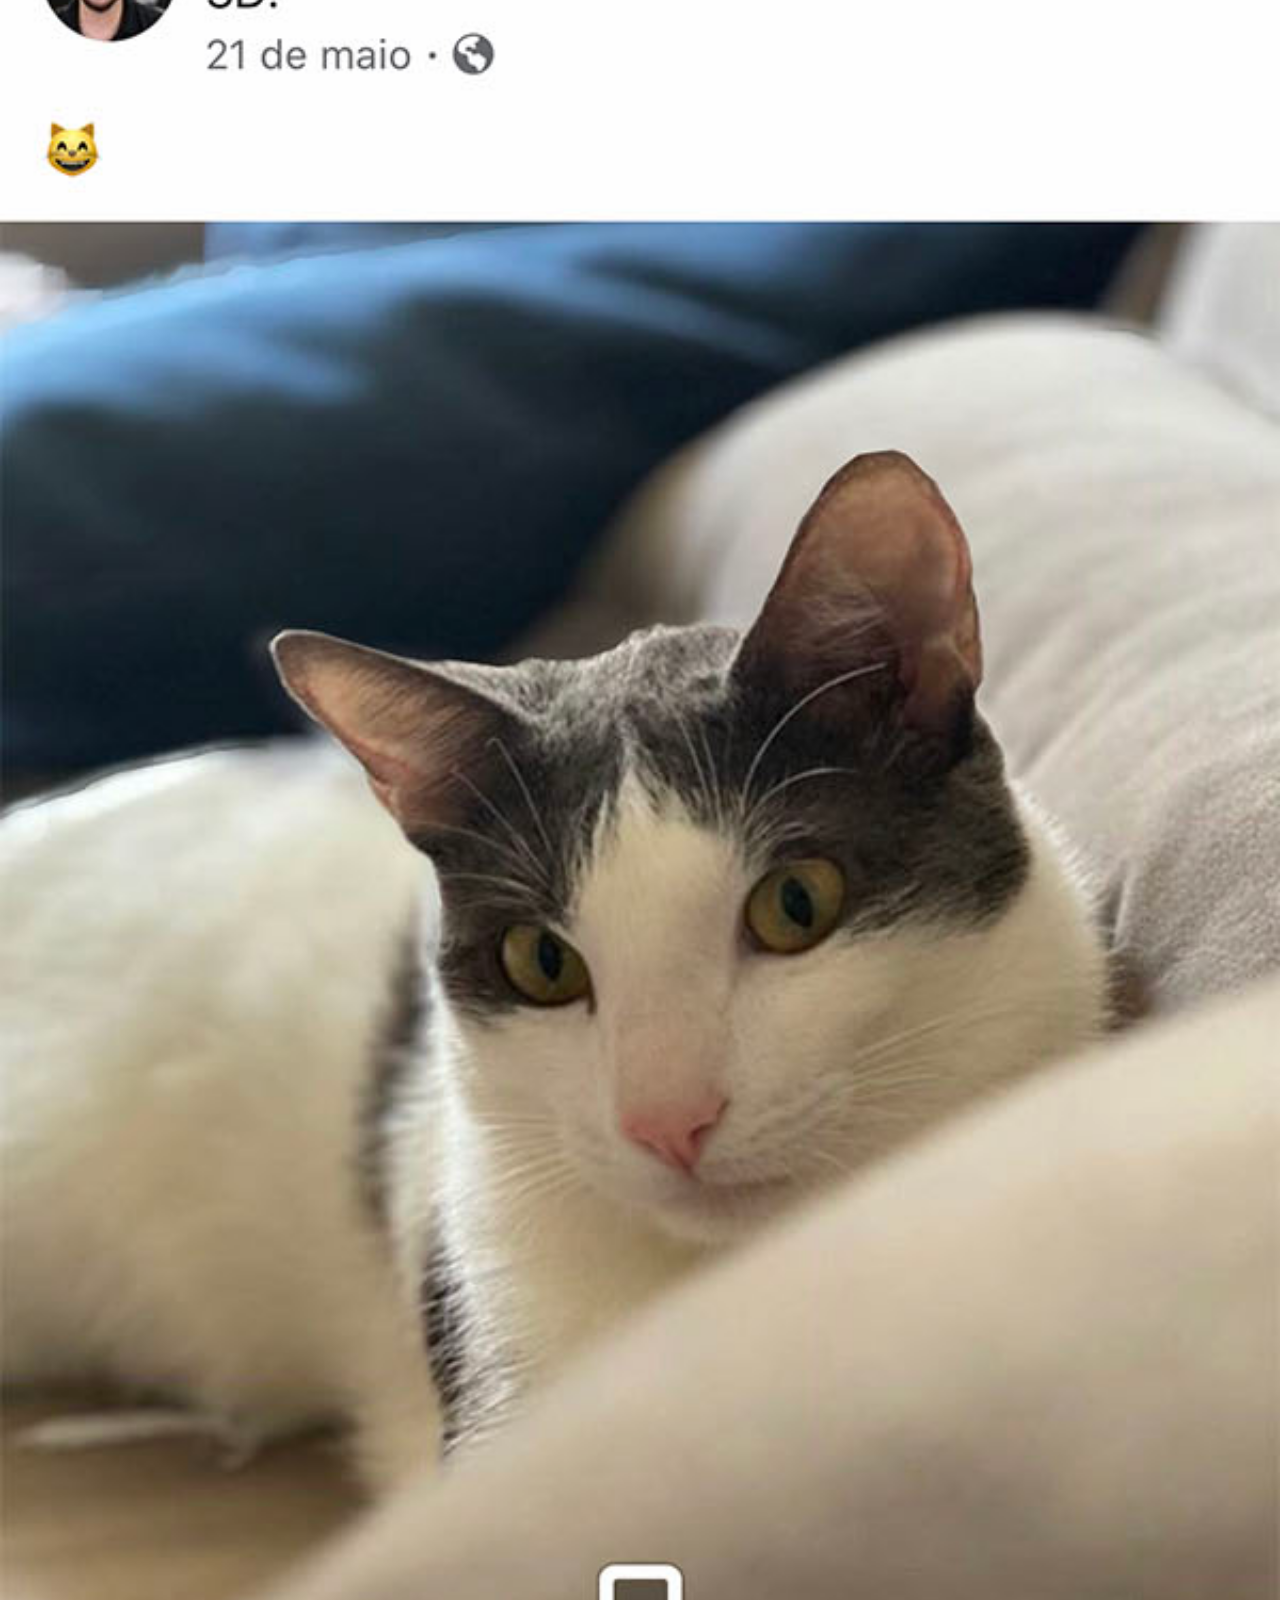
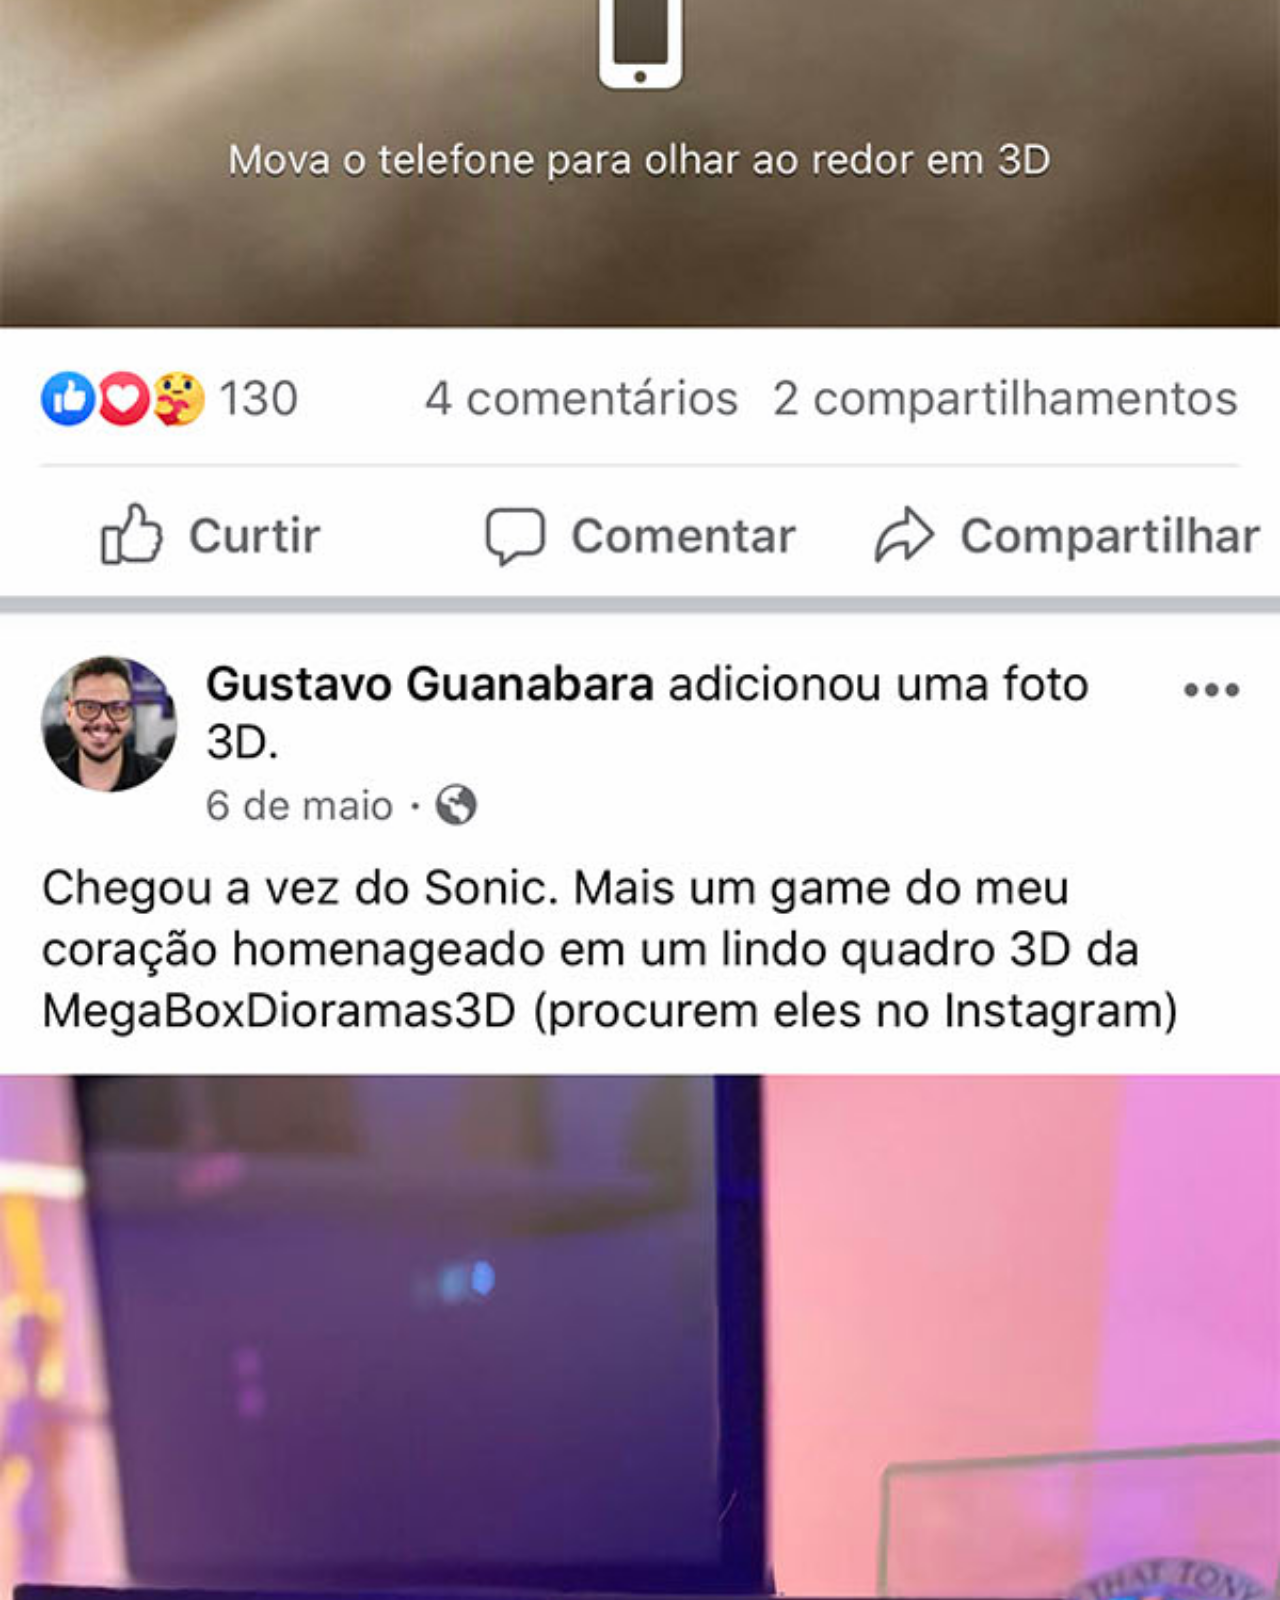
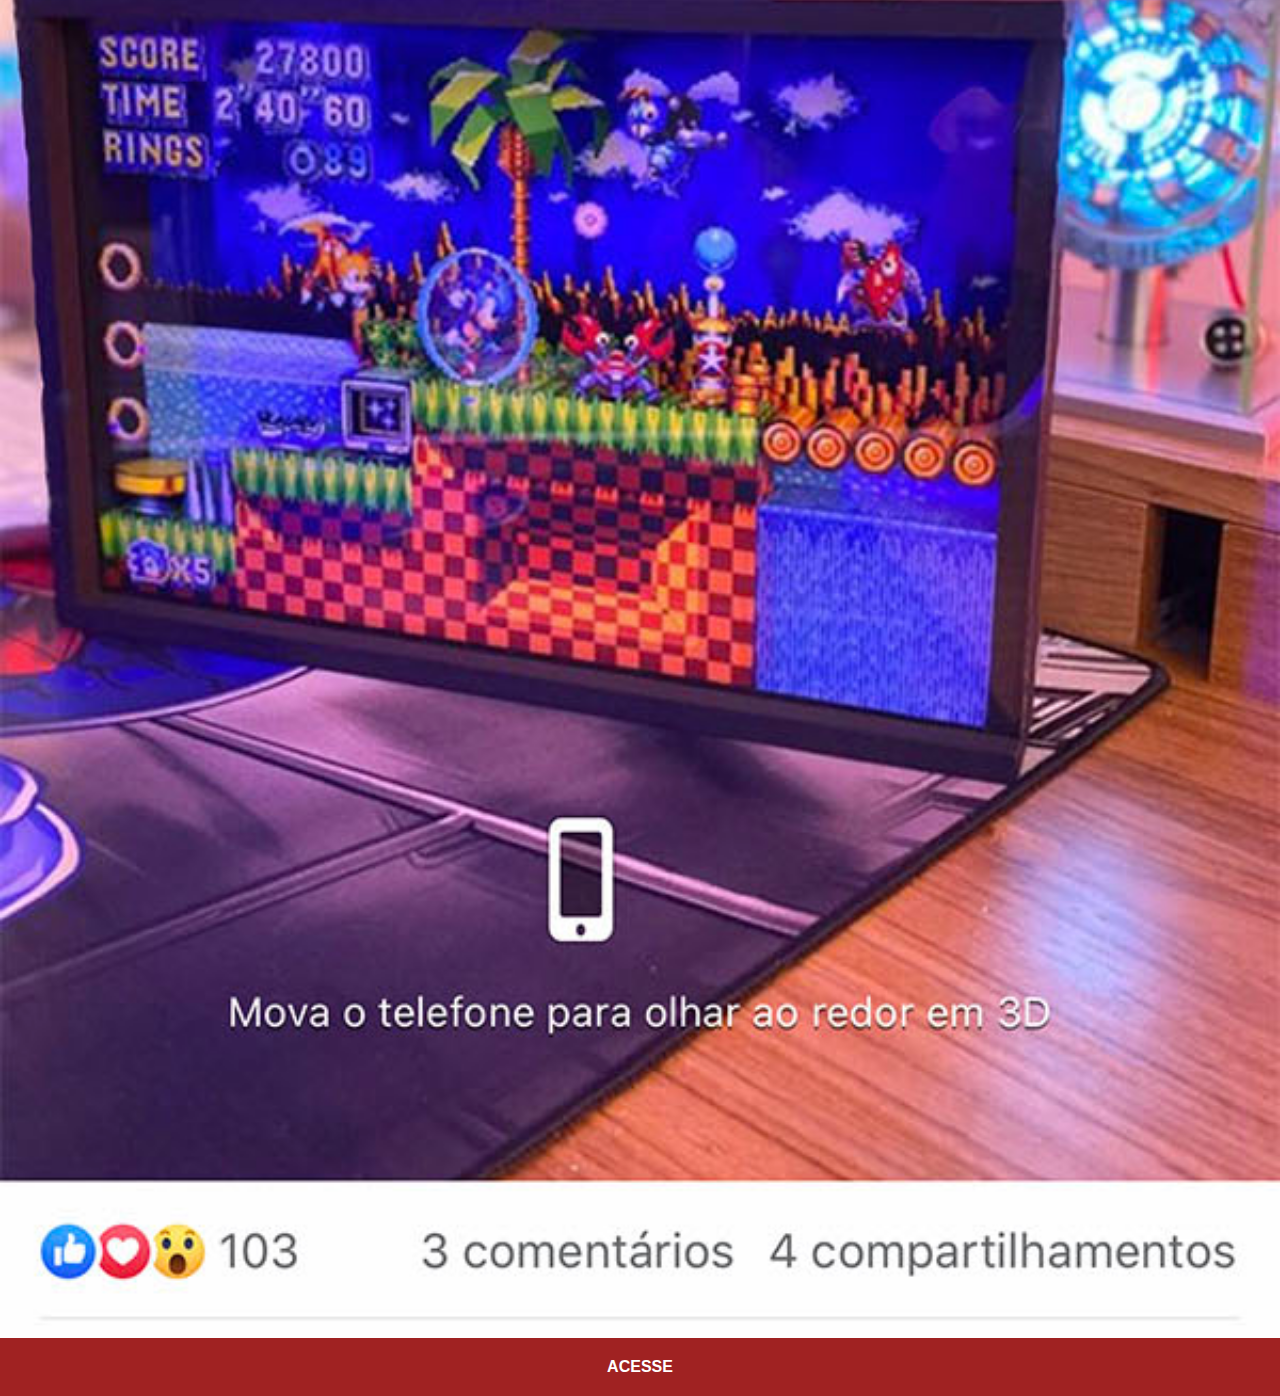
<file: HTML e CSS/projeto-social/paginas/facebook.html>
<!DOCTYPE html>
<html lang="pt-br">
<head>
    <meta charset="UTF-8">
    <meta name="viewport" content="width=device-width, initial-scale=1.0">
    <title>Facebook</title>
    <link rel="stylesheet" href="../style/social.css">
</head>
<body>
    <img src="../imagens/tela-facebook.jpg" alt="Facebook">
    <a href="http://facebook.com/gustavoguanabara" target="_blank" rel="noopener noreferrer">ACESSE</a>
</body>
</html>
</file>
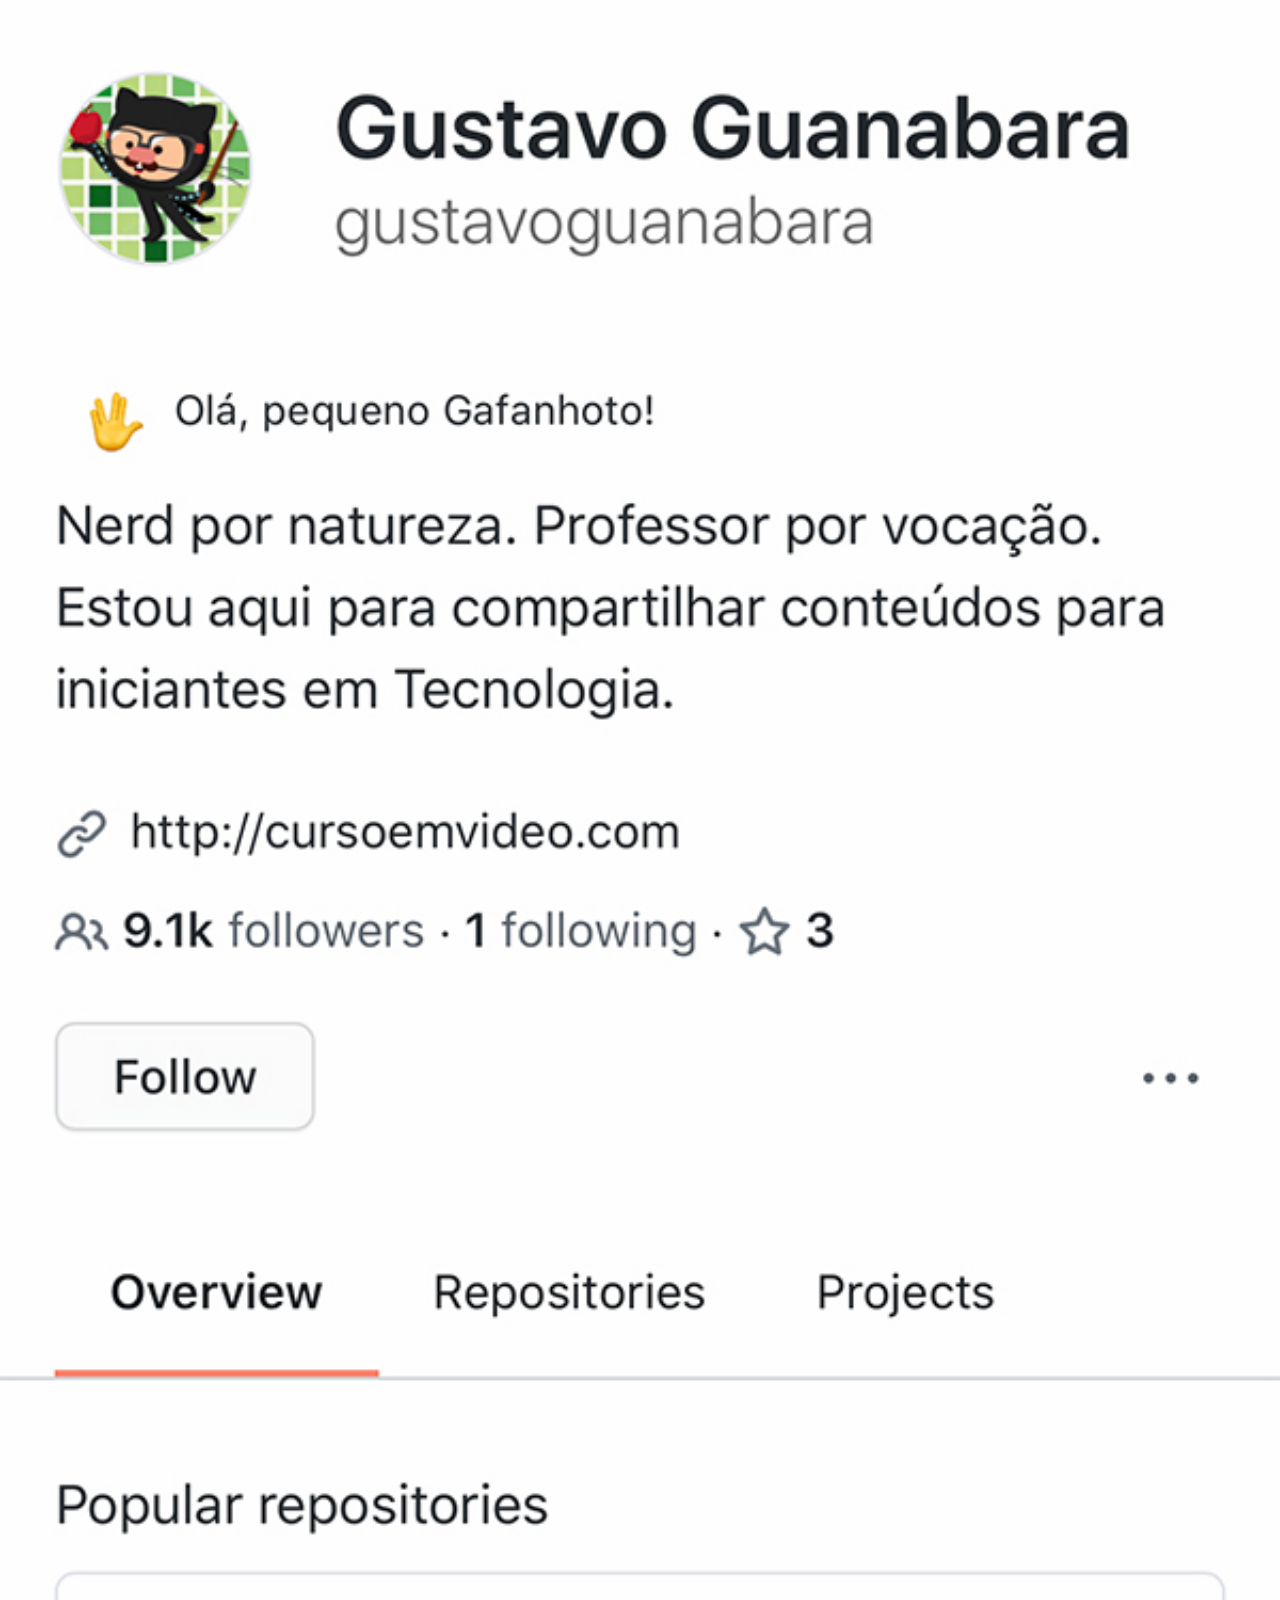
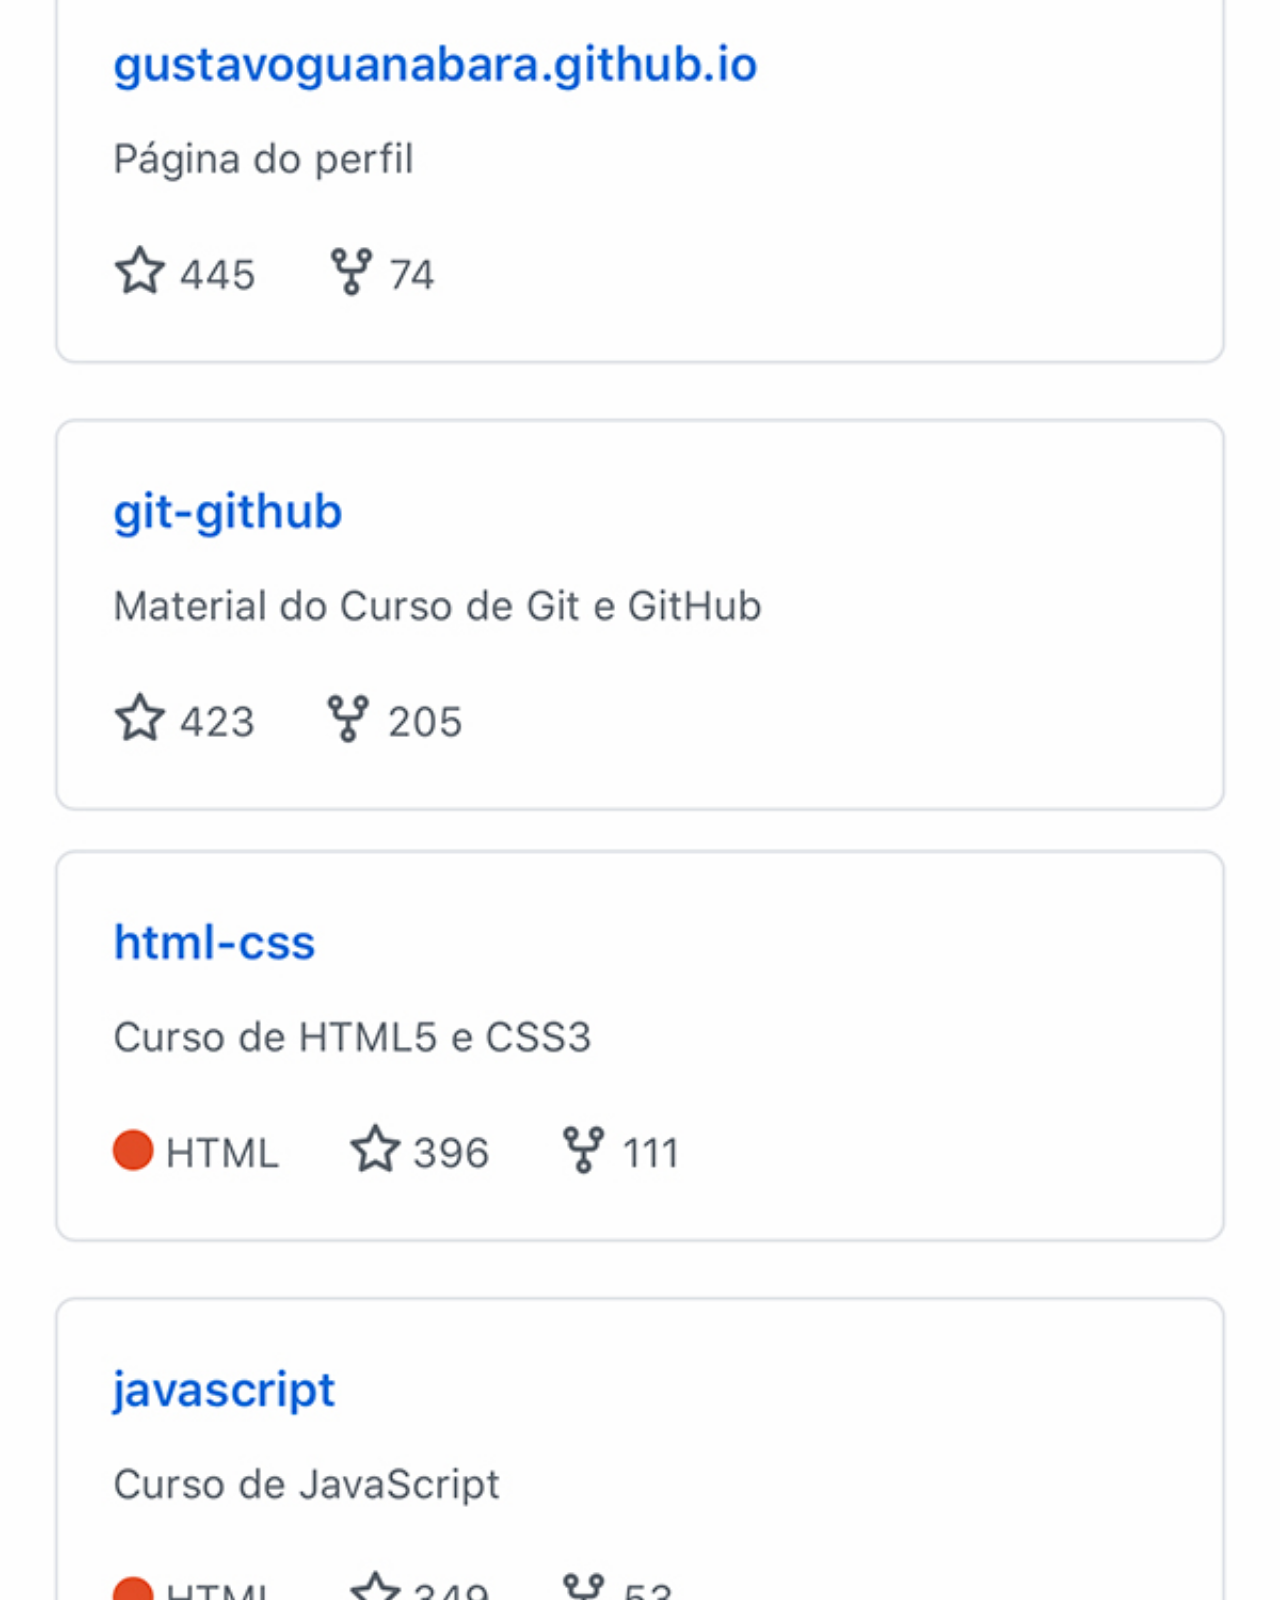
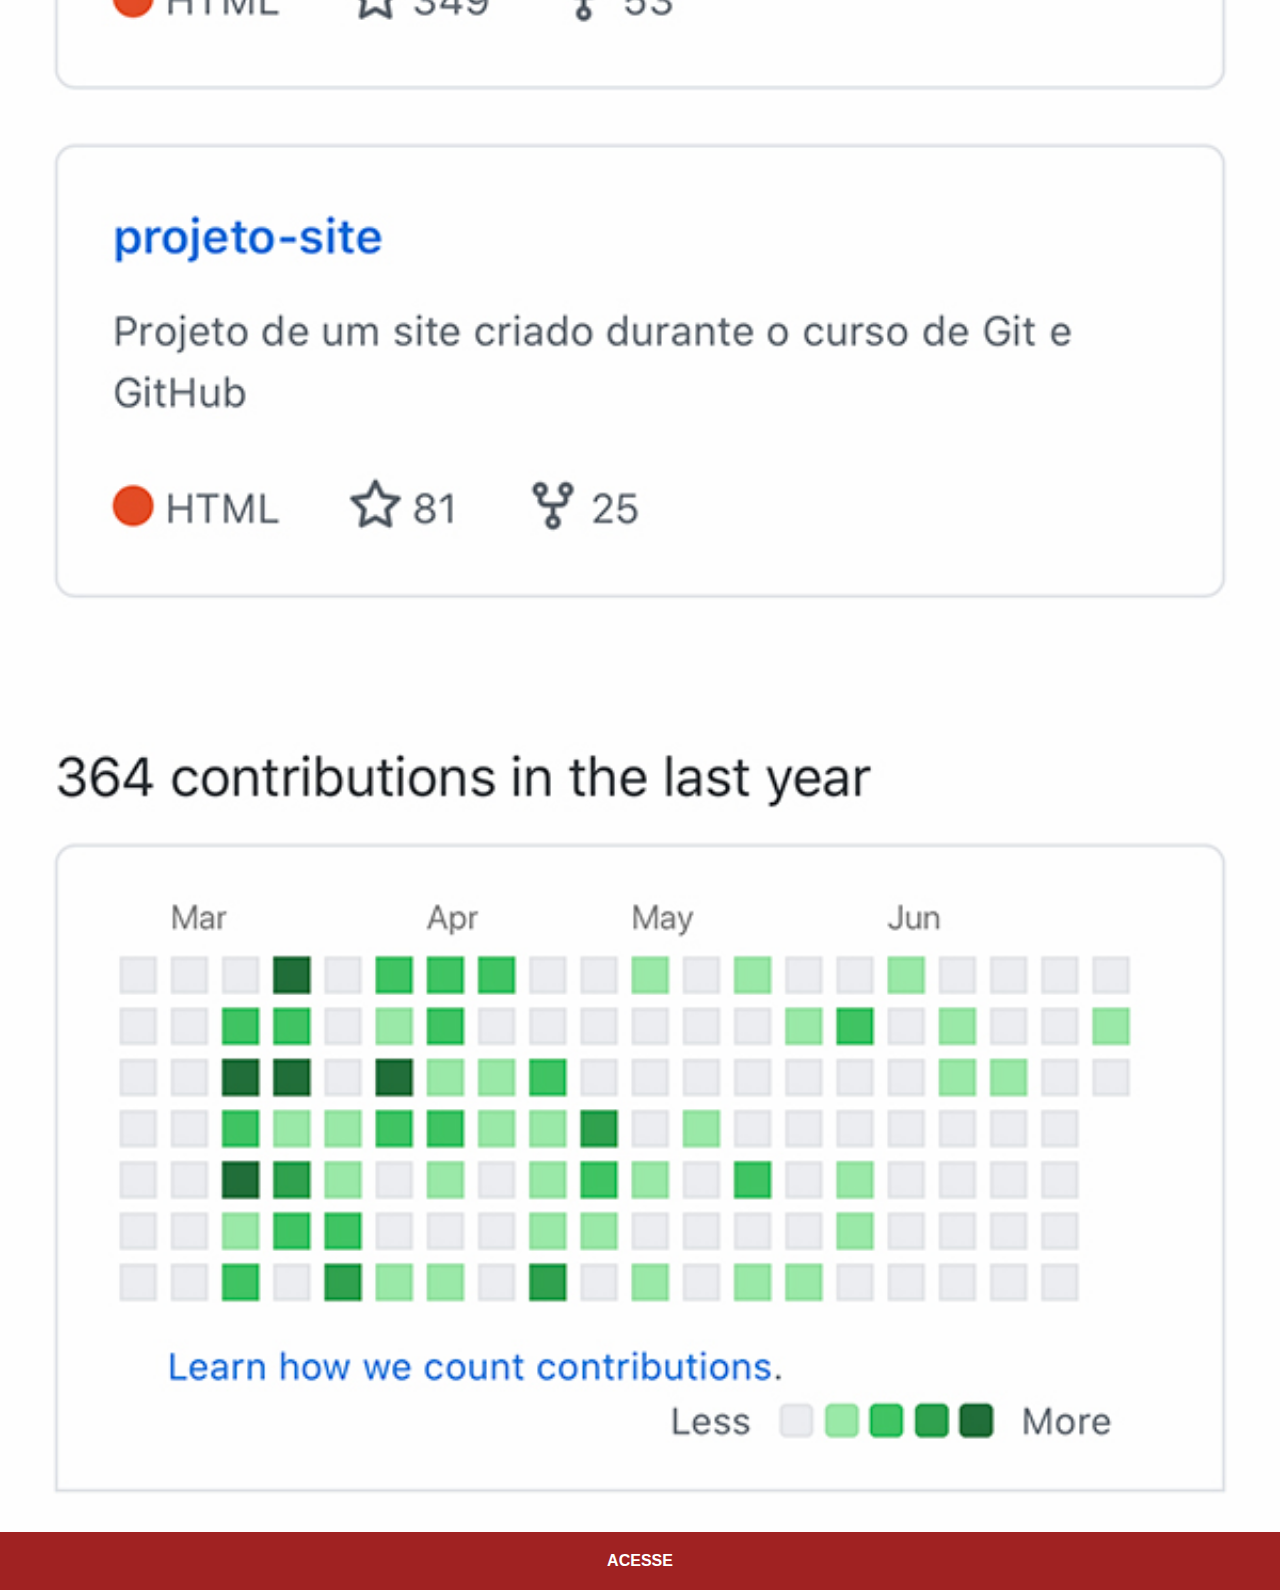
<file: HTML e CSS/projeto-social/paginas/github.html>
<!DOCTYPE html>
<html lang="pt-br">
<head>
    <meta charset="UTF-8">
    <meta name="viewport" content="width=device-width, initial-scale=1.0">
    <title>Github</title>
    <link rel="stylesheet" href="../style/social.css">
</head>
<body>
    <img src="../imagens/tela-github.jpg" alt="Github">
    <a href="http://github.com/gustavoguanabara" target="_blank" rel="noopener noreferrer">ACESSE</a>
</body>
</html>
</file>
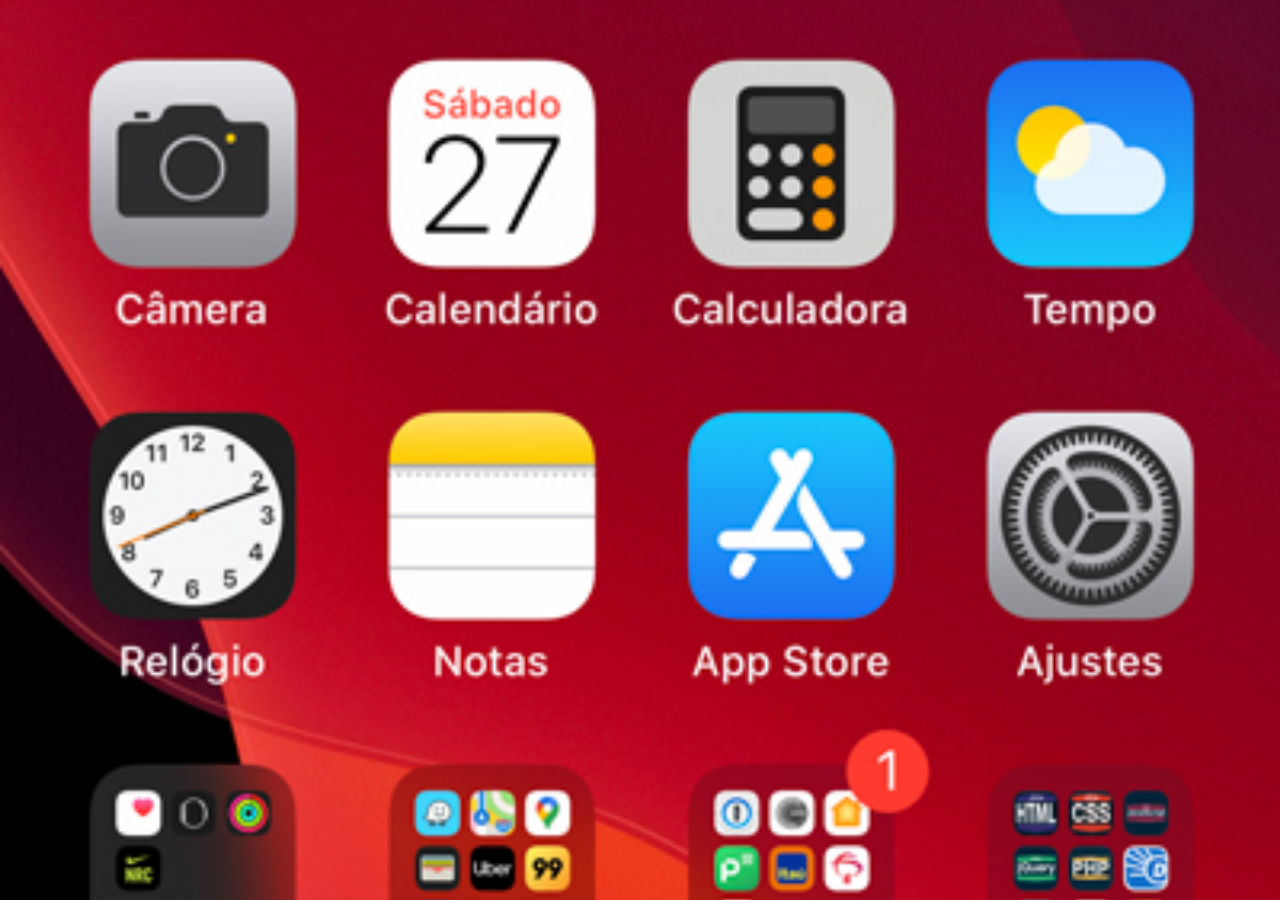
<file: HTML e CSS/projeto-social/paginas/home.html>
<!DOCTYPE html>
<html lang="pt-br">
<head>
    <meta charset="UTF-8">
    <meta name="viewport" content="width=device-width, initial-scale=1.0">
    <title>Home</title>

    <style>
        * {
            margin: 0;
            padding: 0;
        }

        body {
            width: 100%;
            height: 100%;
            background: black url(../imagens/tela-home.jpg) no-repeat top  / cover;
        }
    </style>
</head>
<body>
    
</body>
</html>
</file>
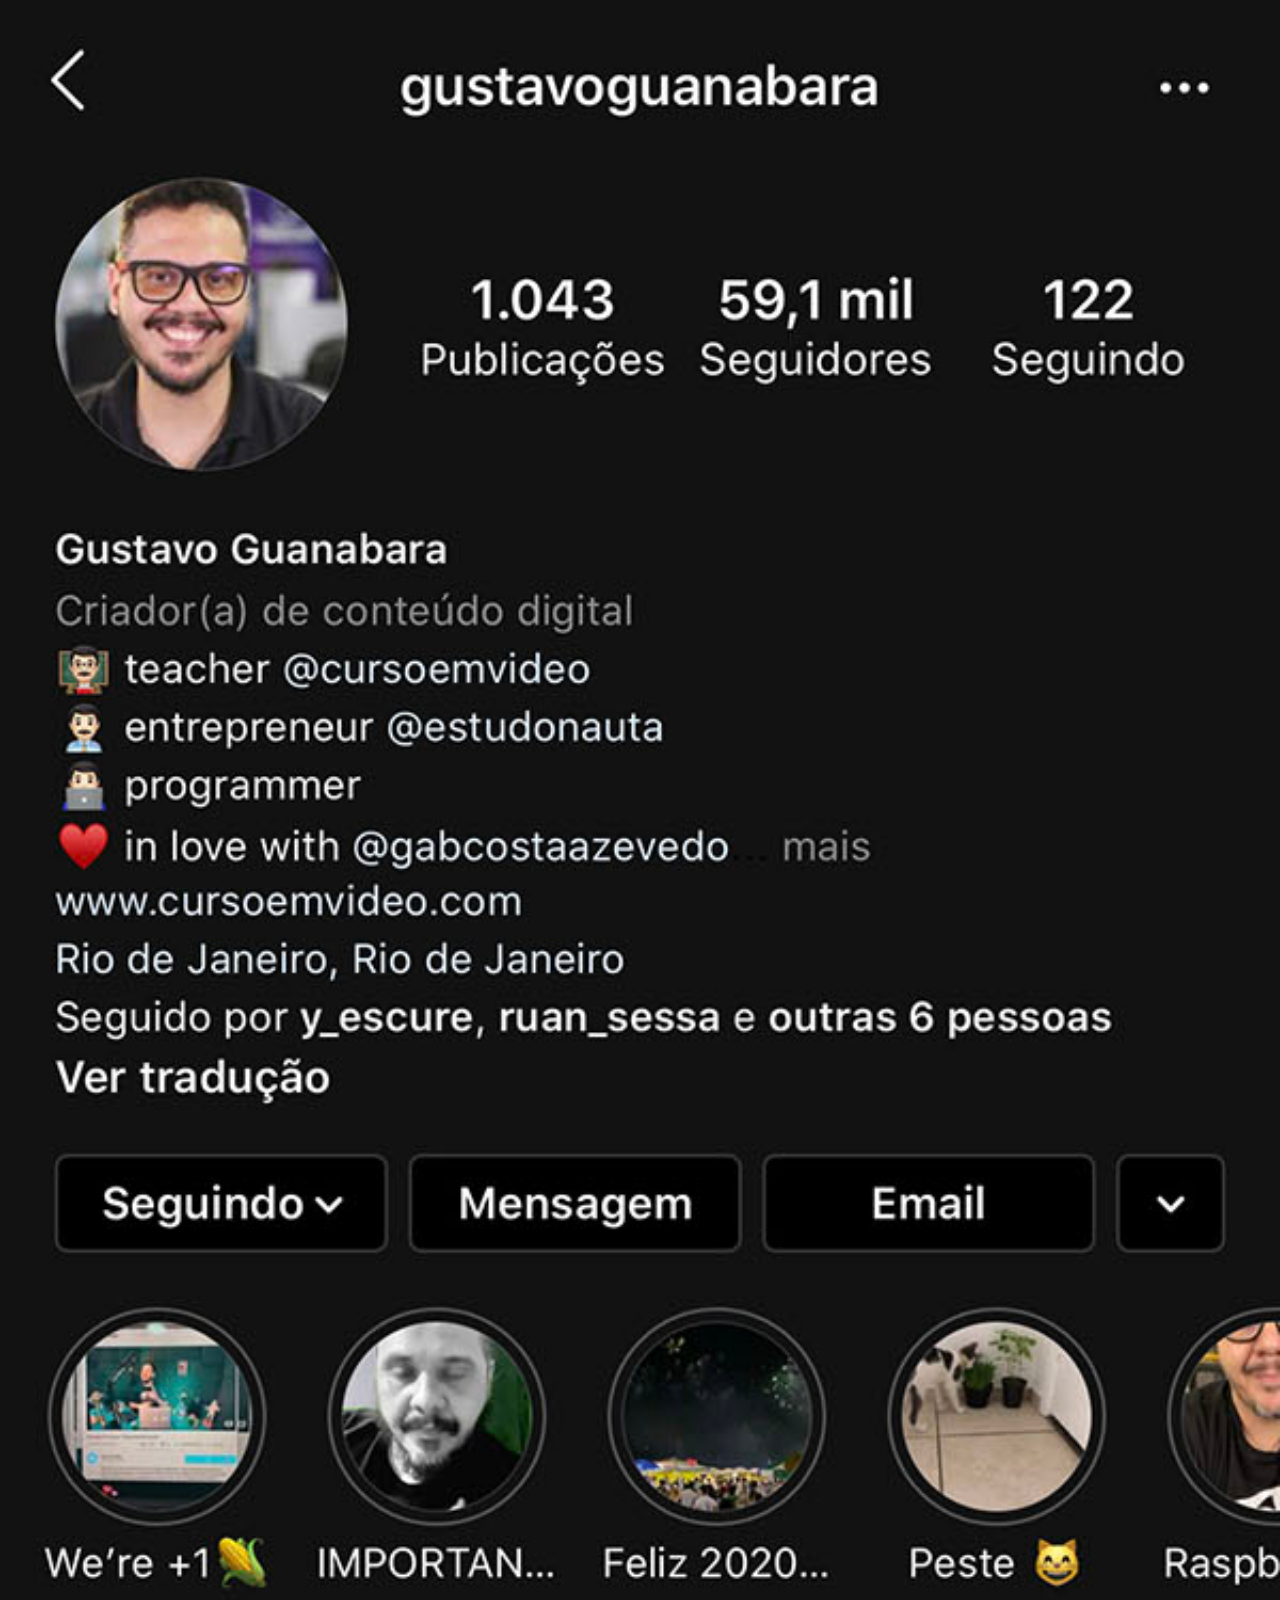
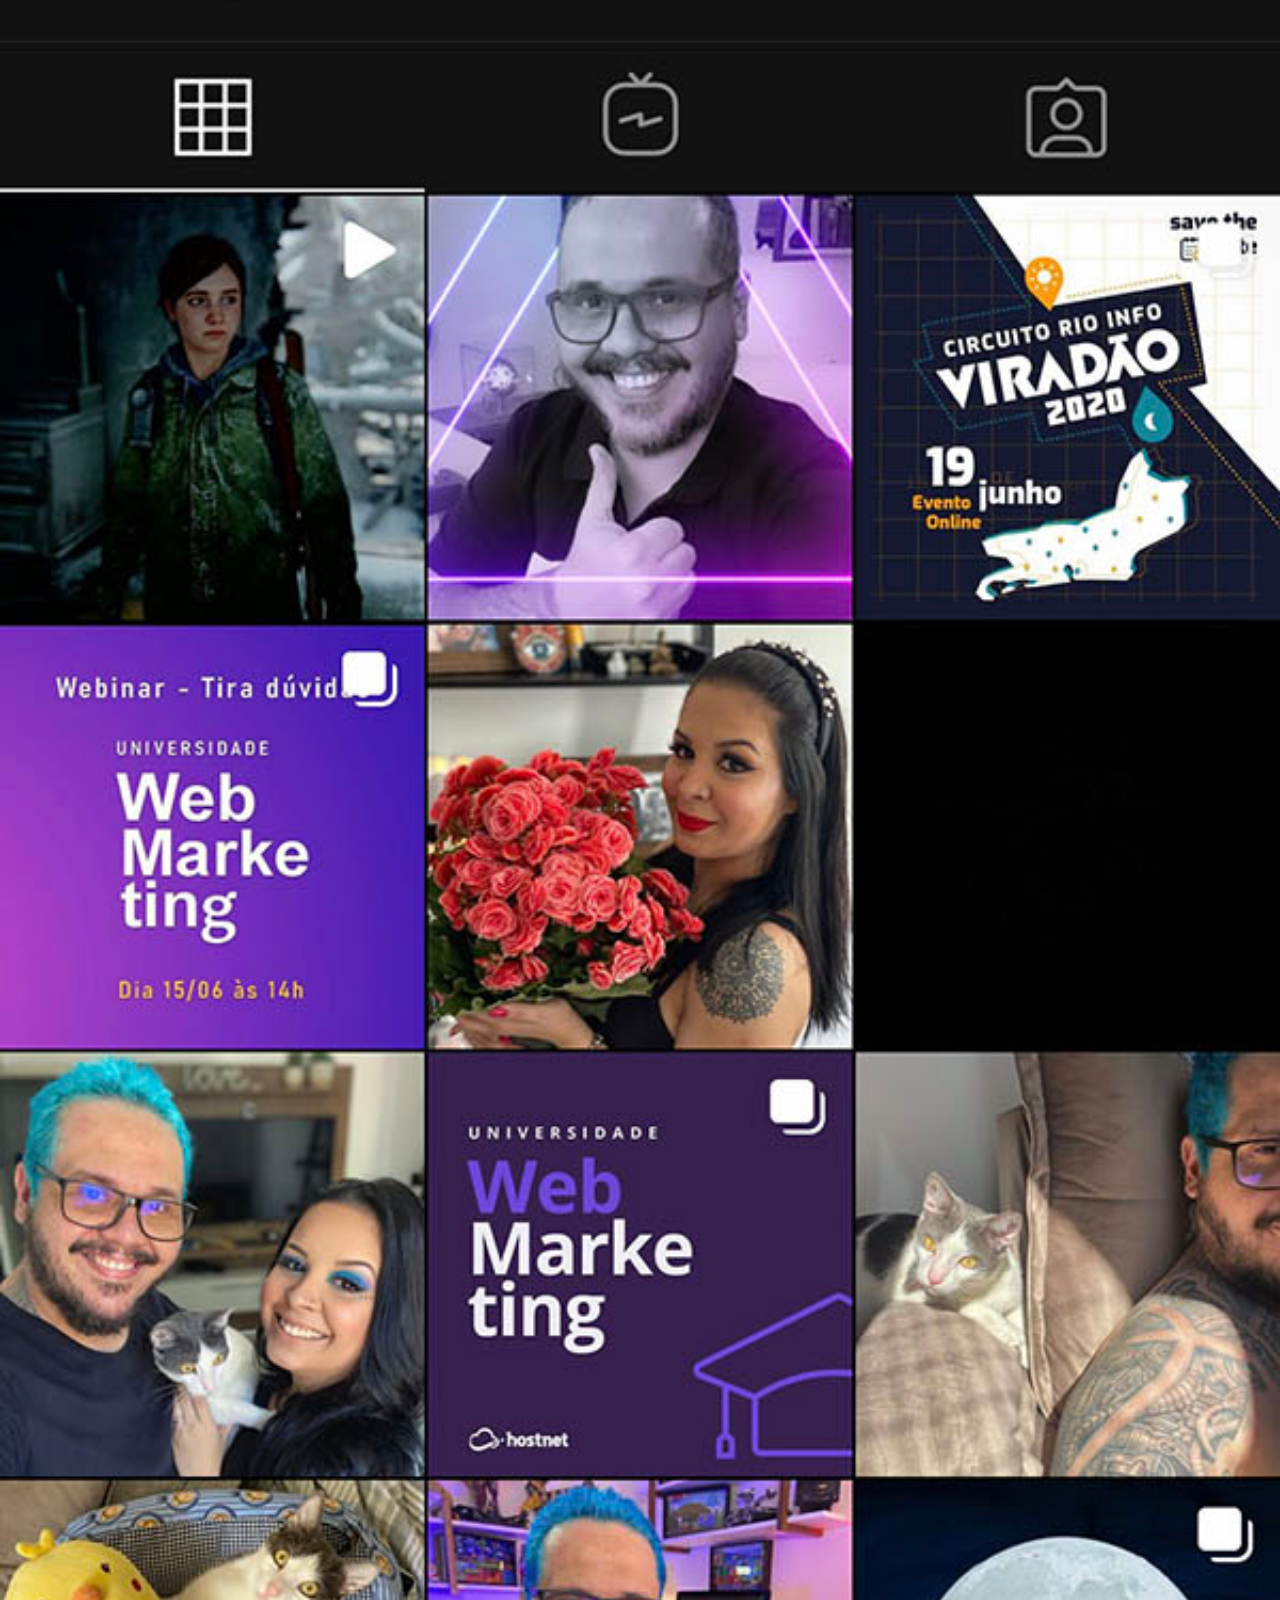
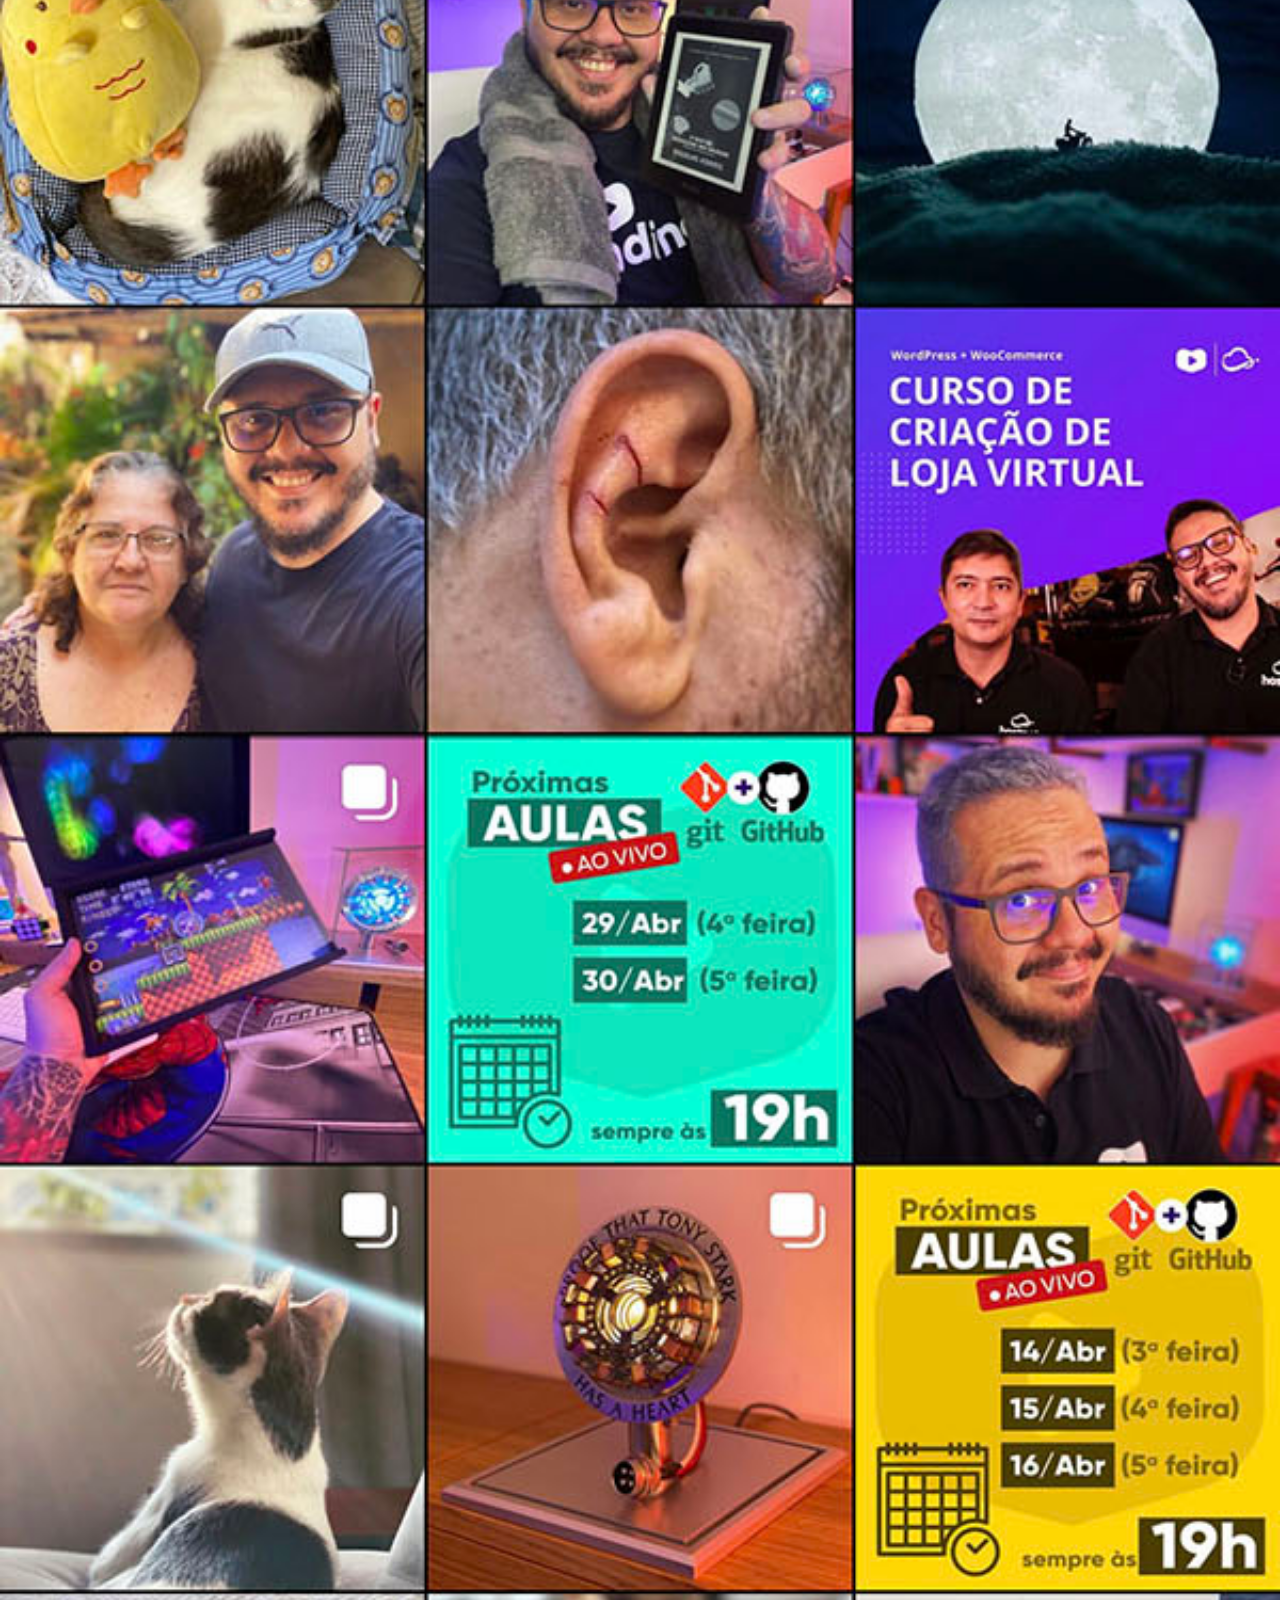
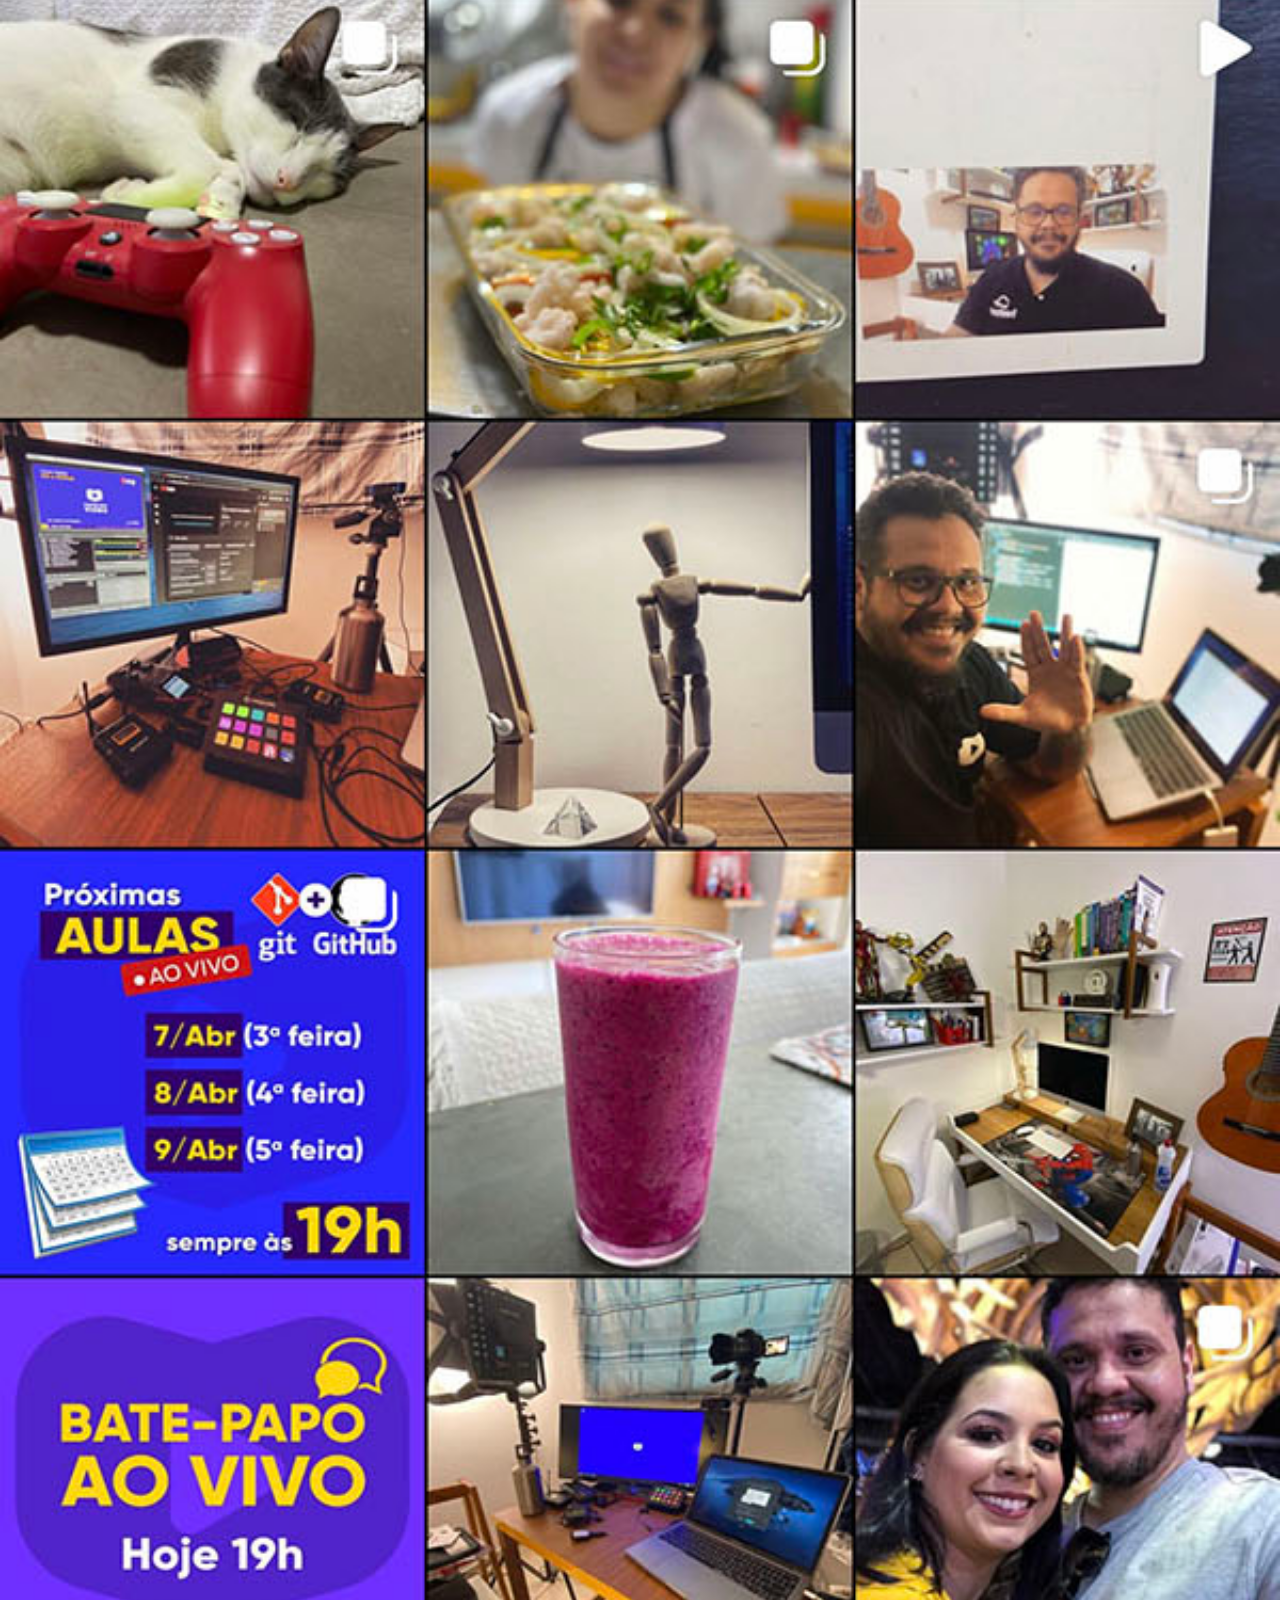
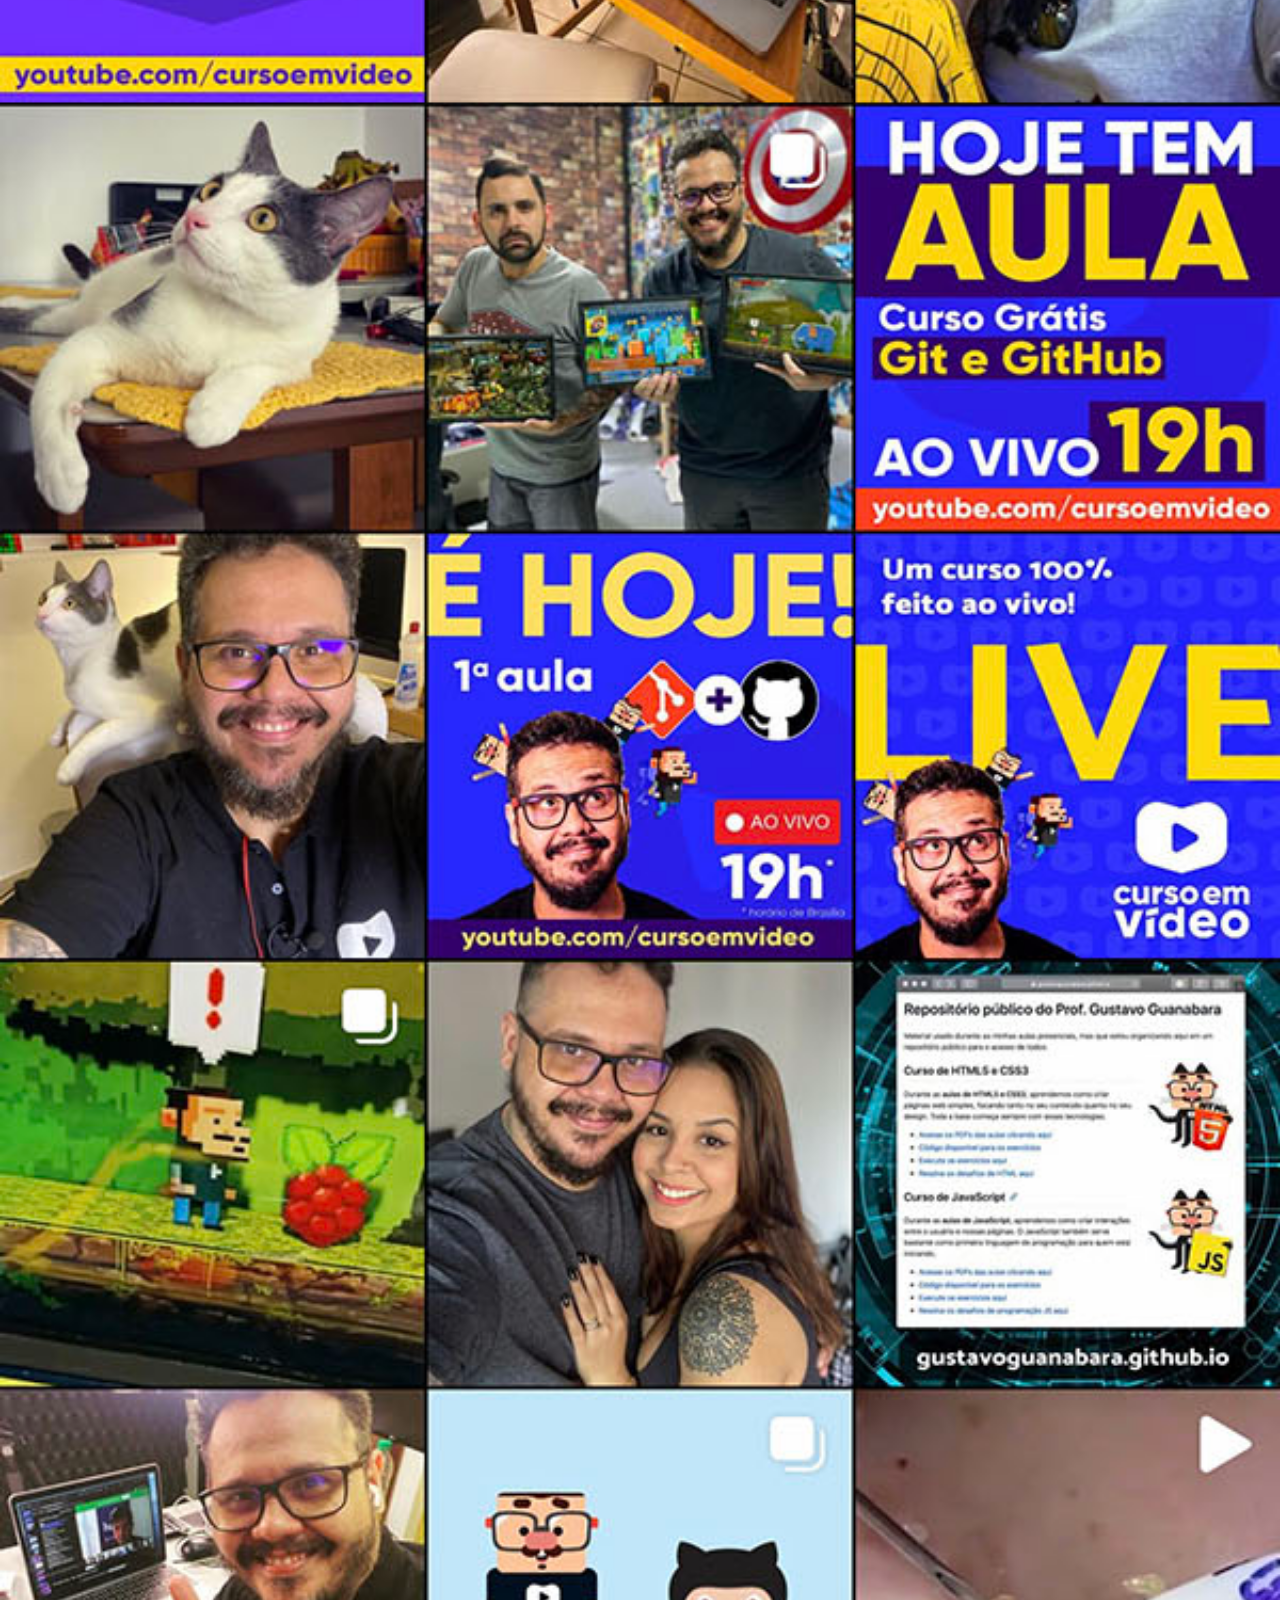
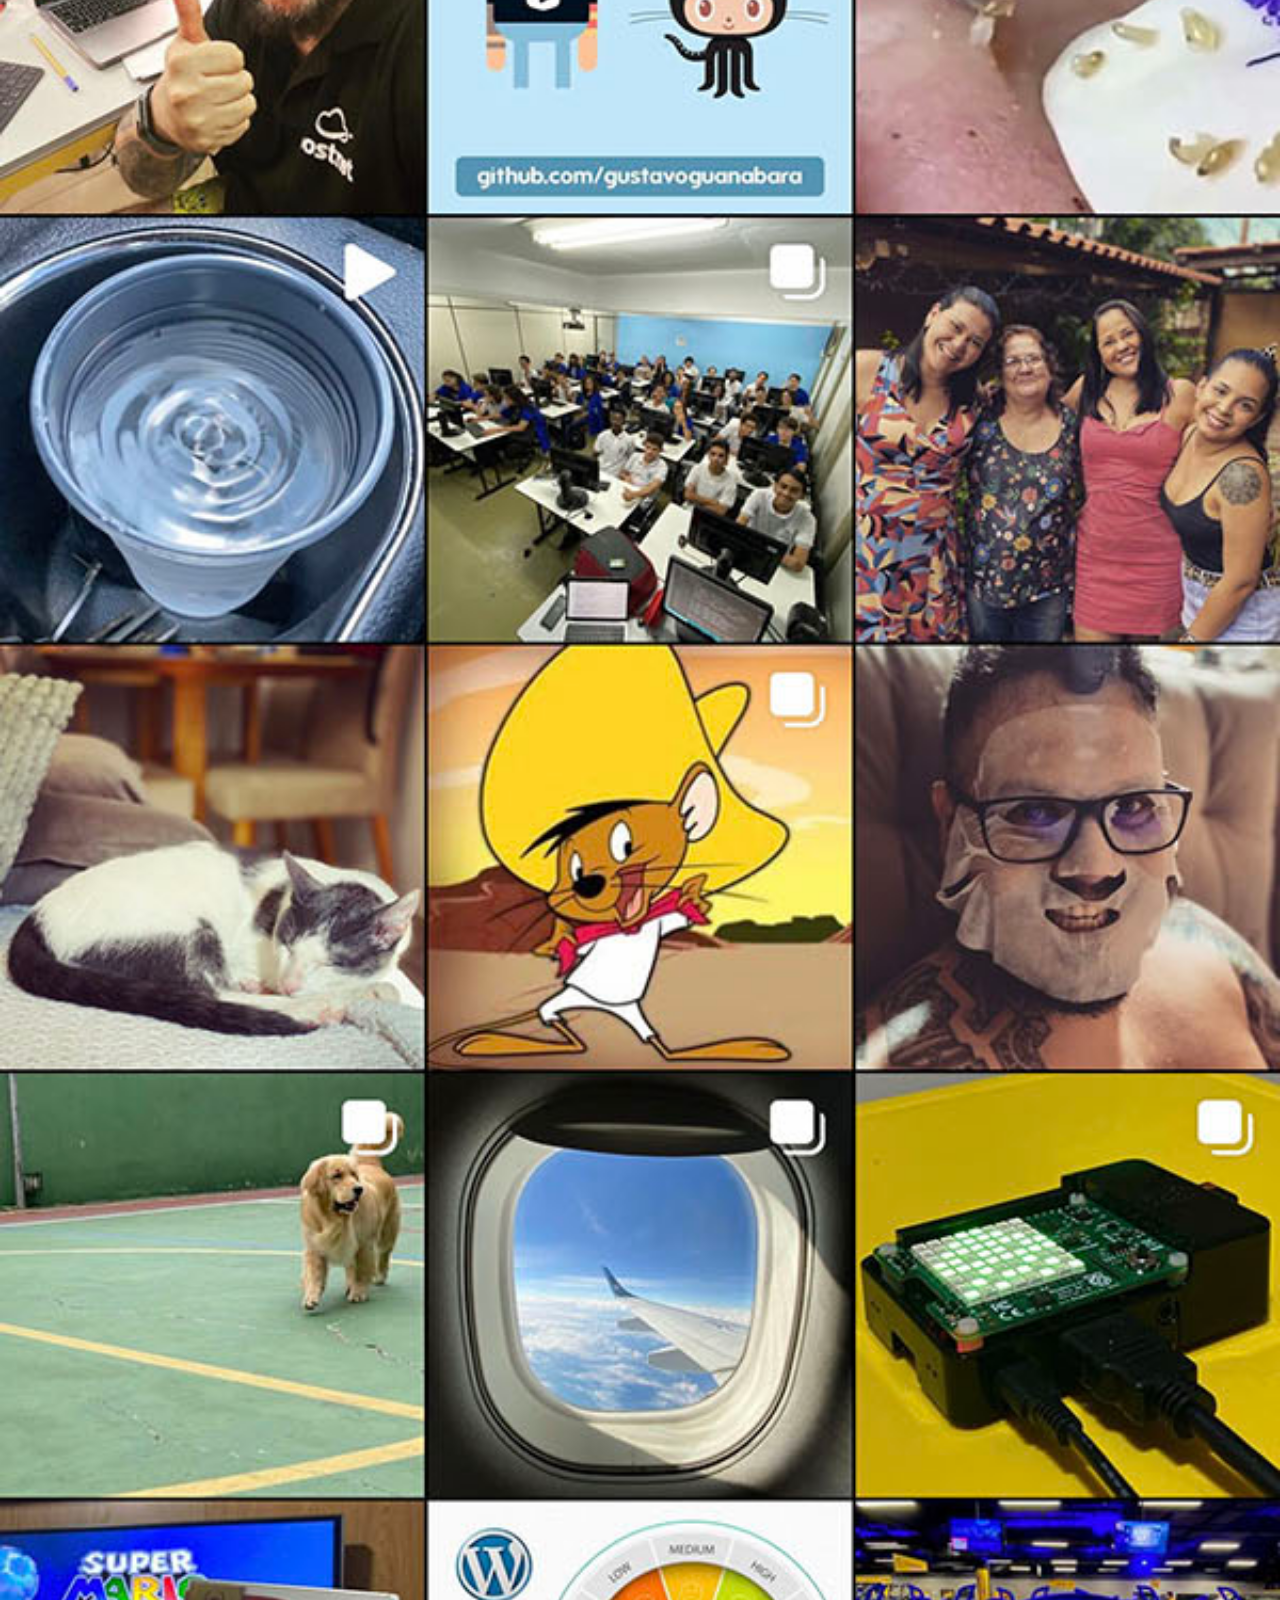
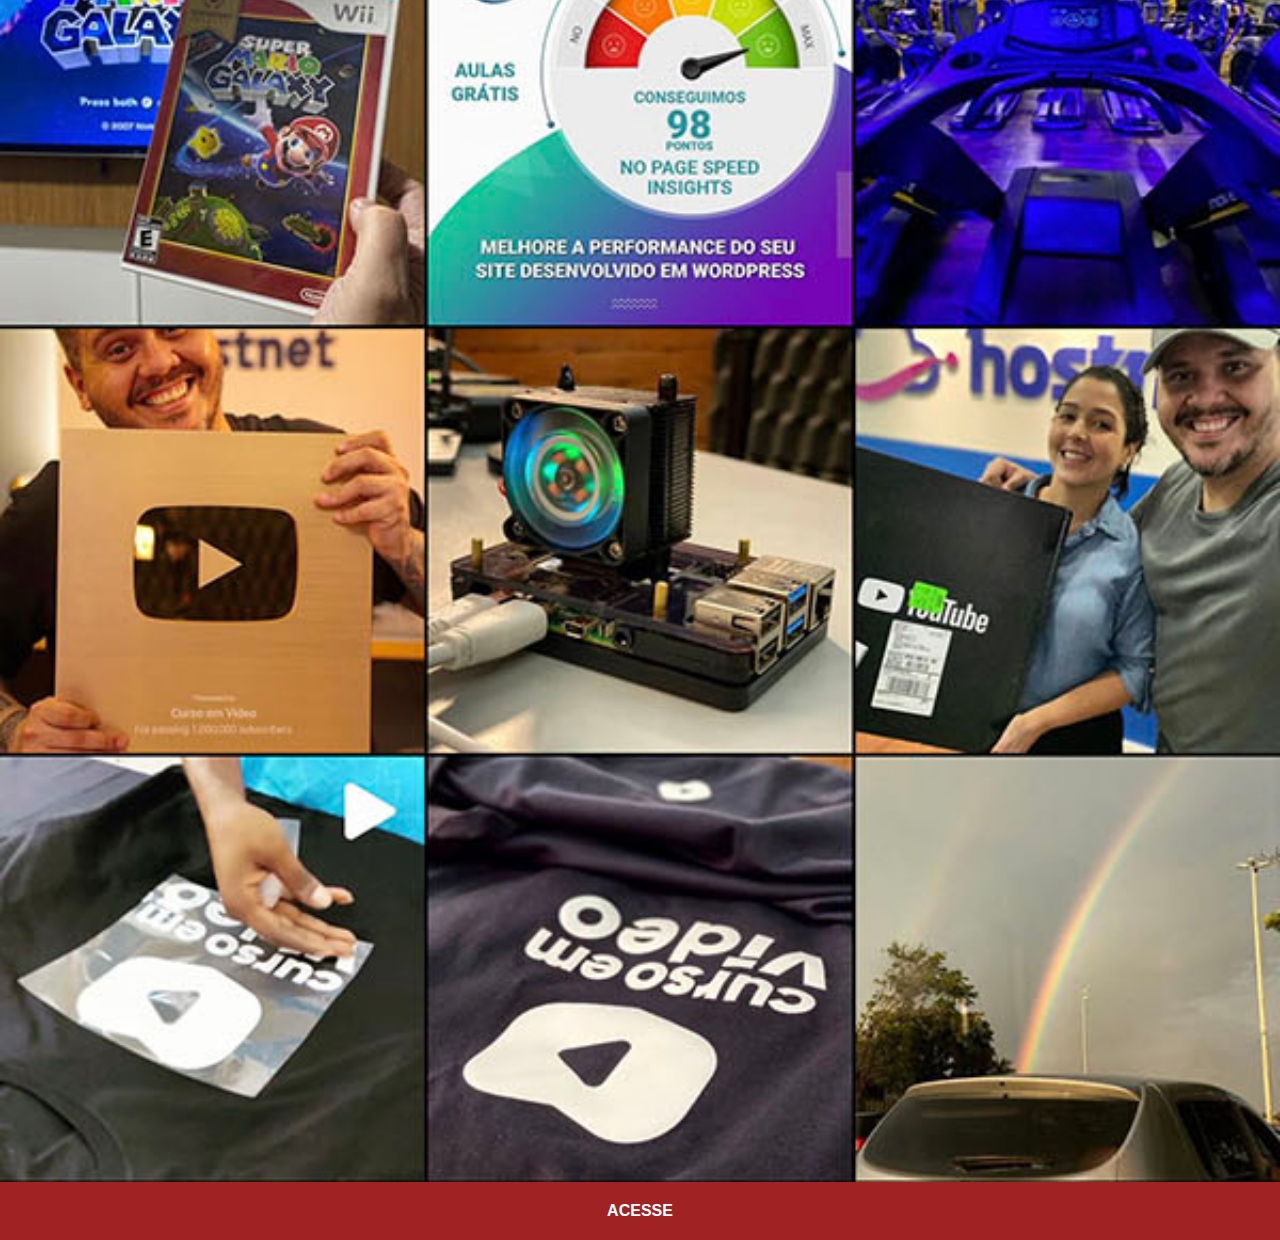
<file: HTML e CSS/projeto-social/paginas/Instagram.html>
<!DOCTYPE html>
<html lang="pt-br">
<head>
    <meta charset="UTF-8">
    <meta name="viewport" content="width=device-width, initial-scale=1.0">
    <title>Instagram</title>
    <link rel="stylesheet" href="../style/social.css">
</head>
<body>
    <img src="../imagens/tela-instagram.jpg" alt="Instagram">
    <a href="http://instagram.com/gustavoguanabara" target="_blank" rel="noopener noreferrer">ACESSE</a>
</body>
</html>
</file>
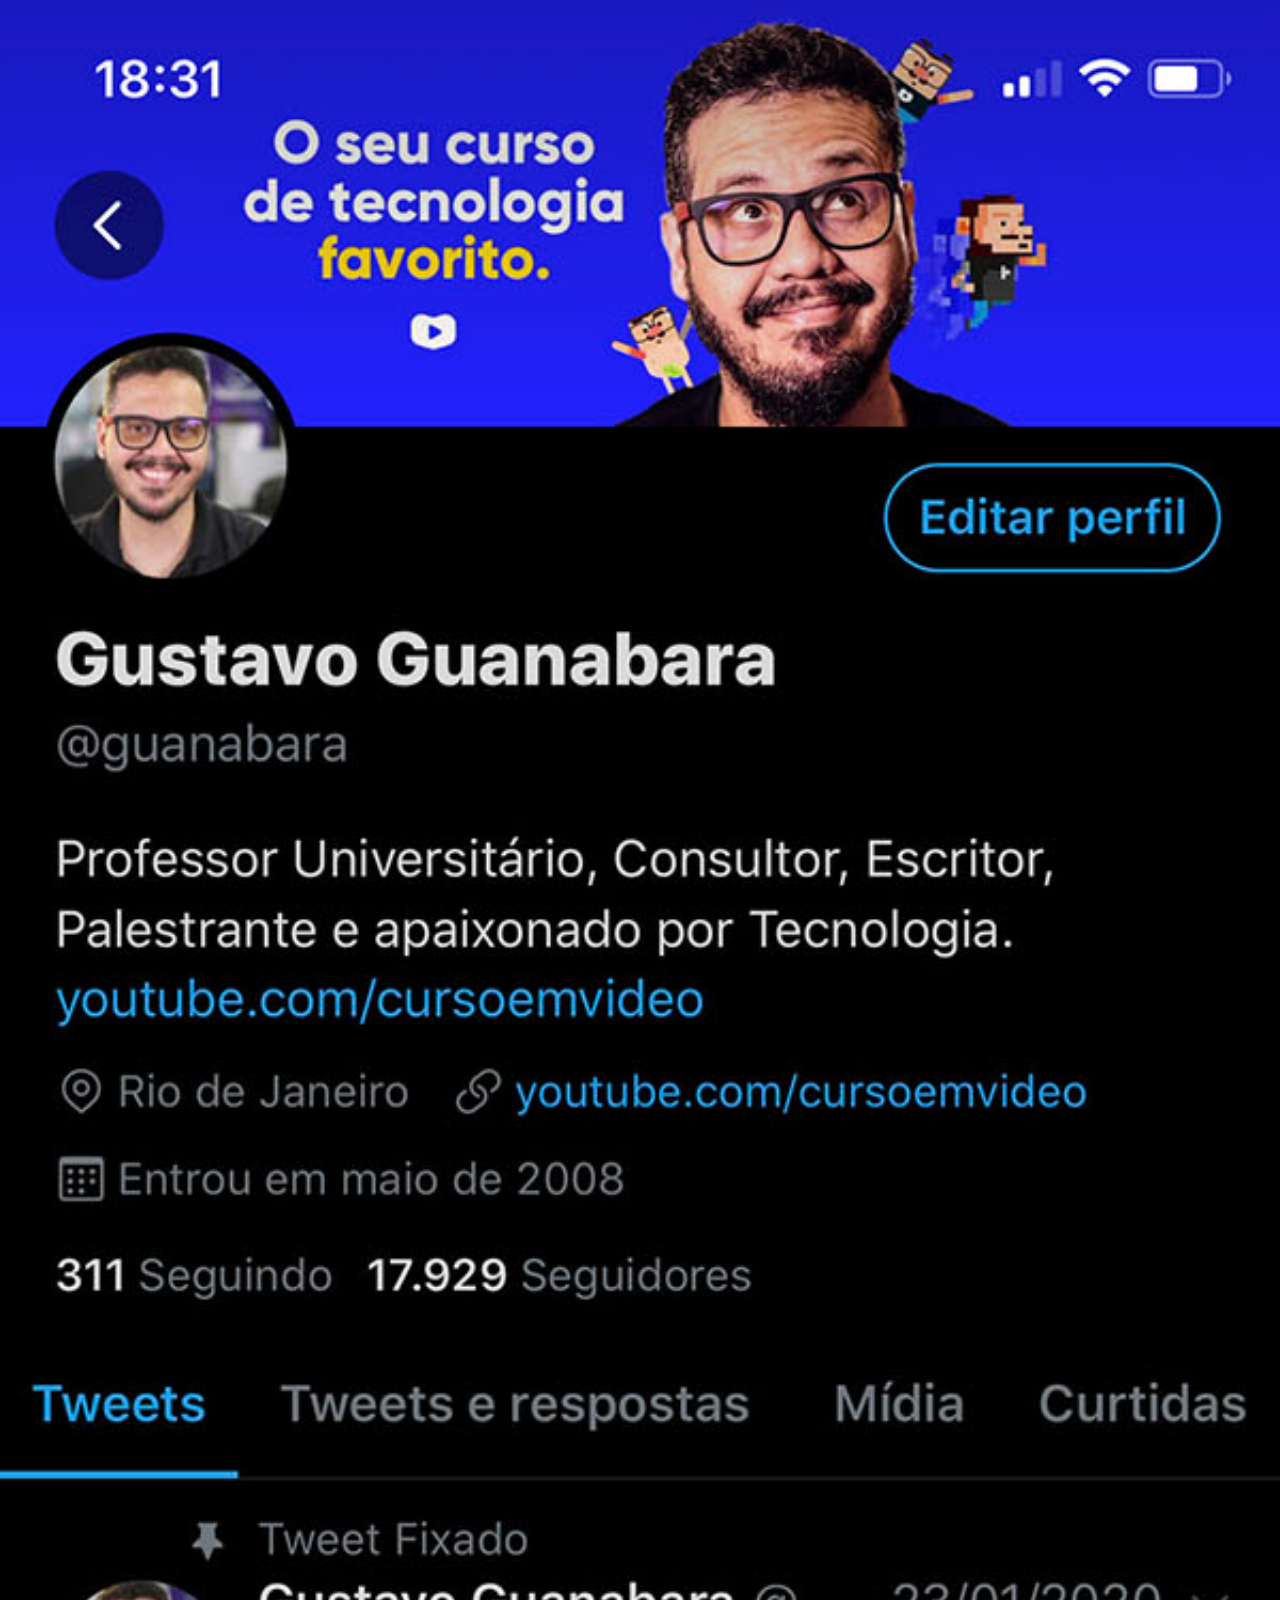
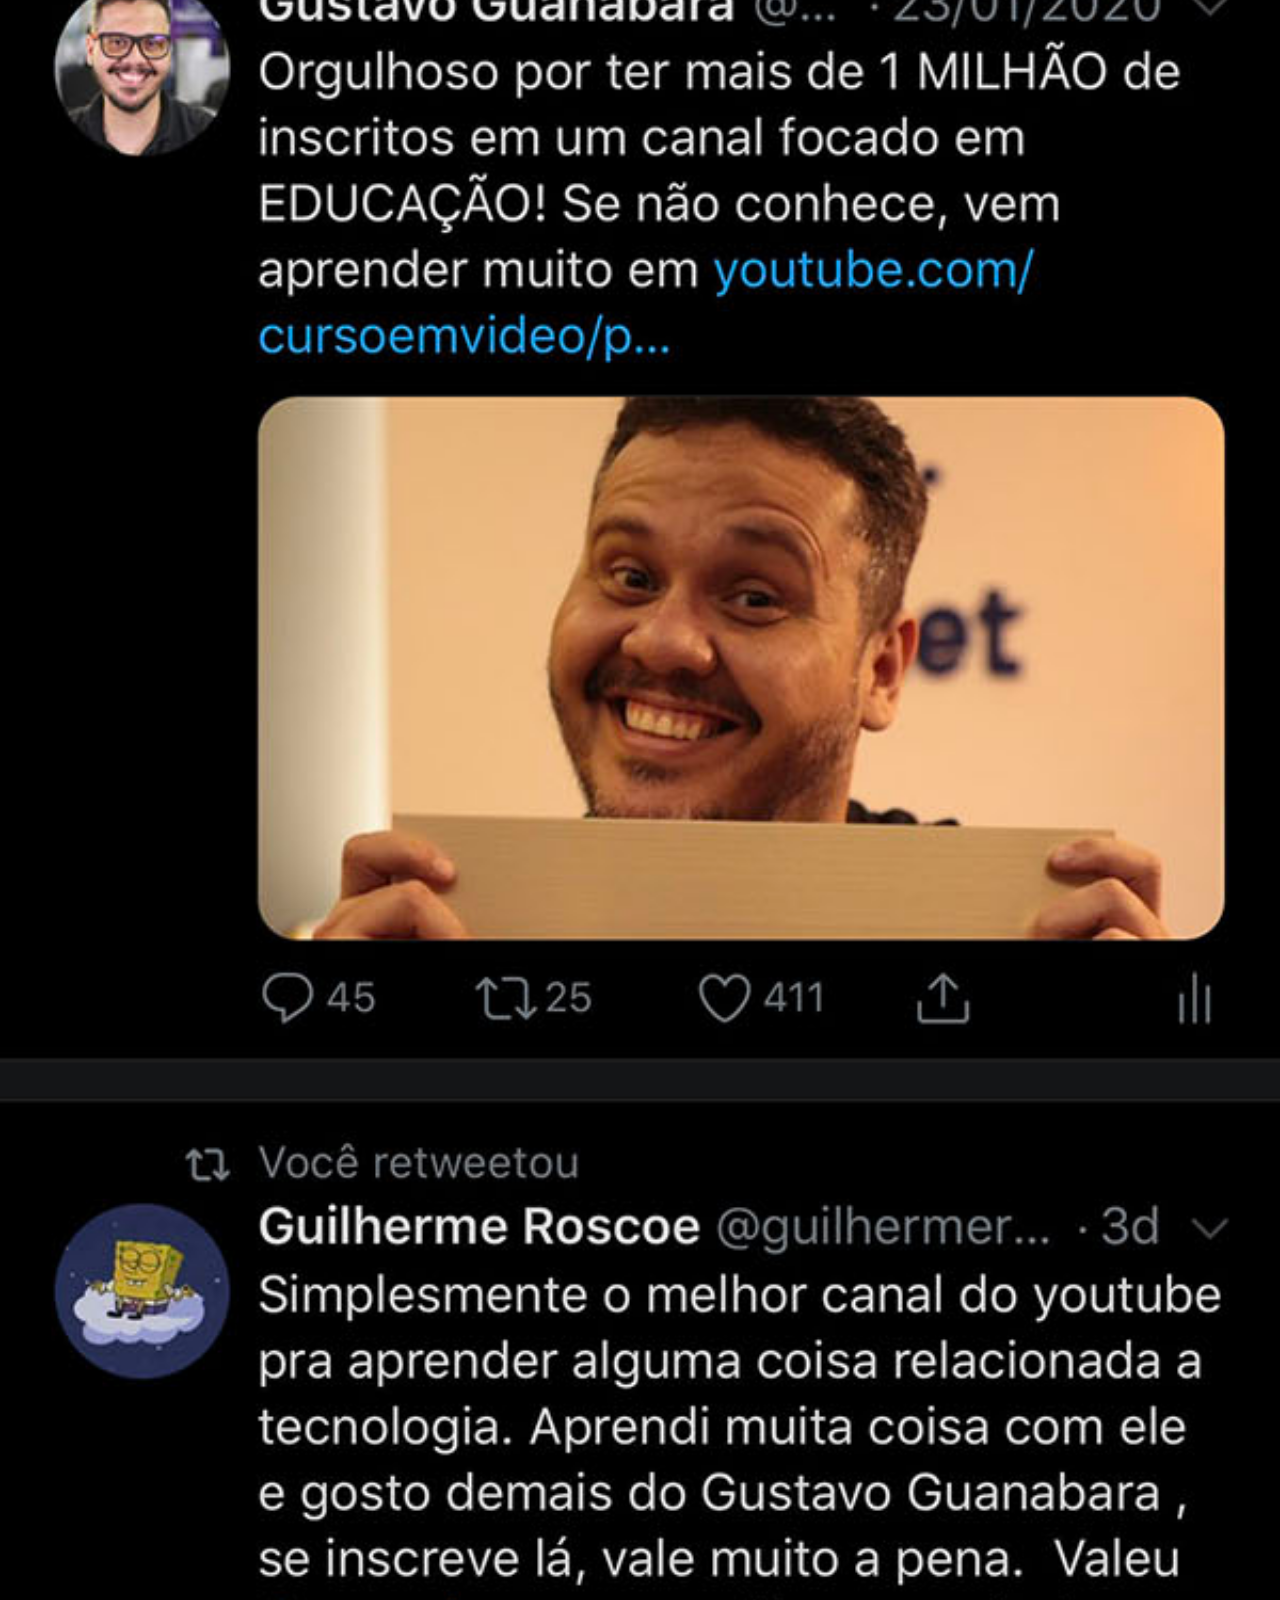
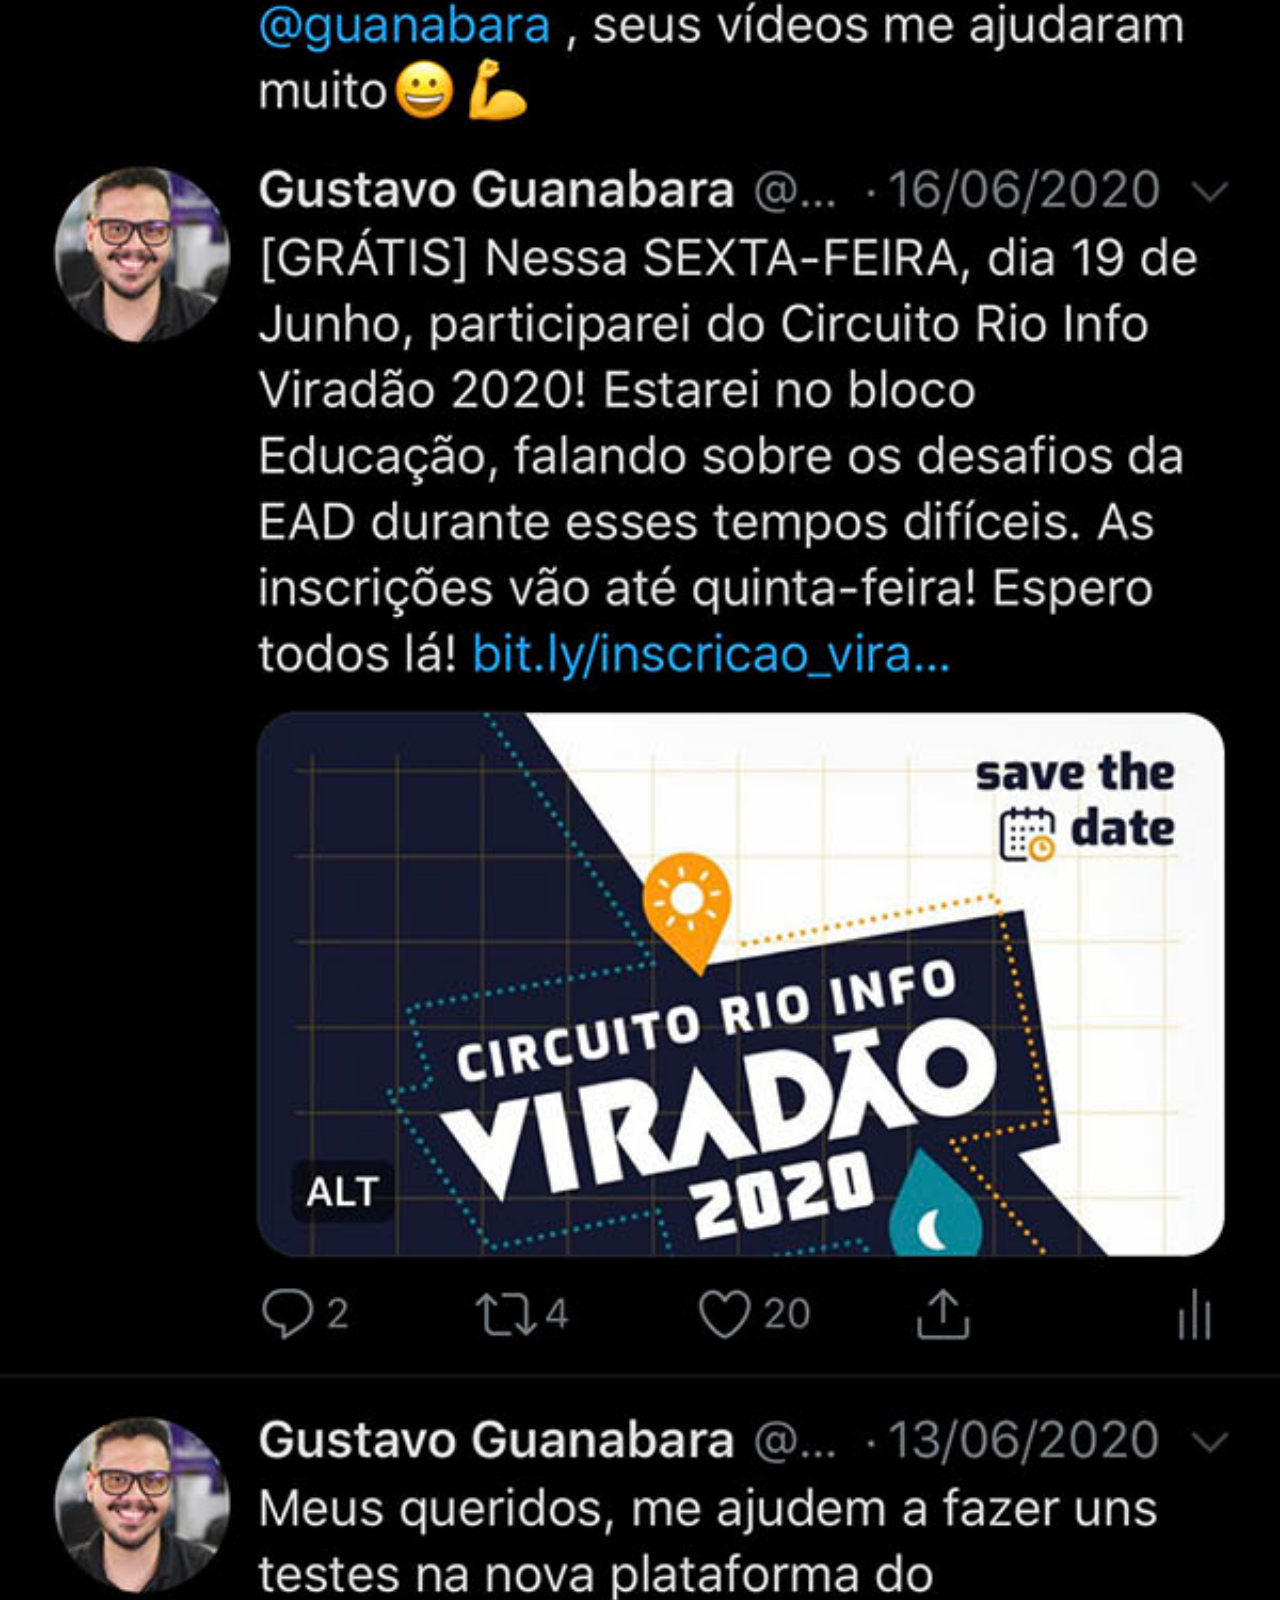
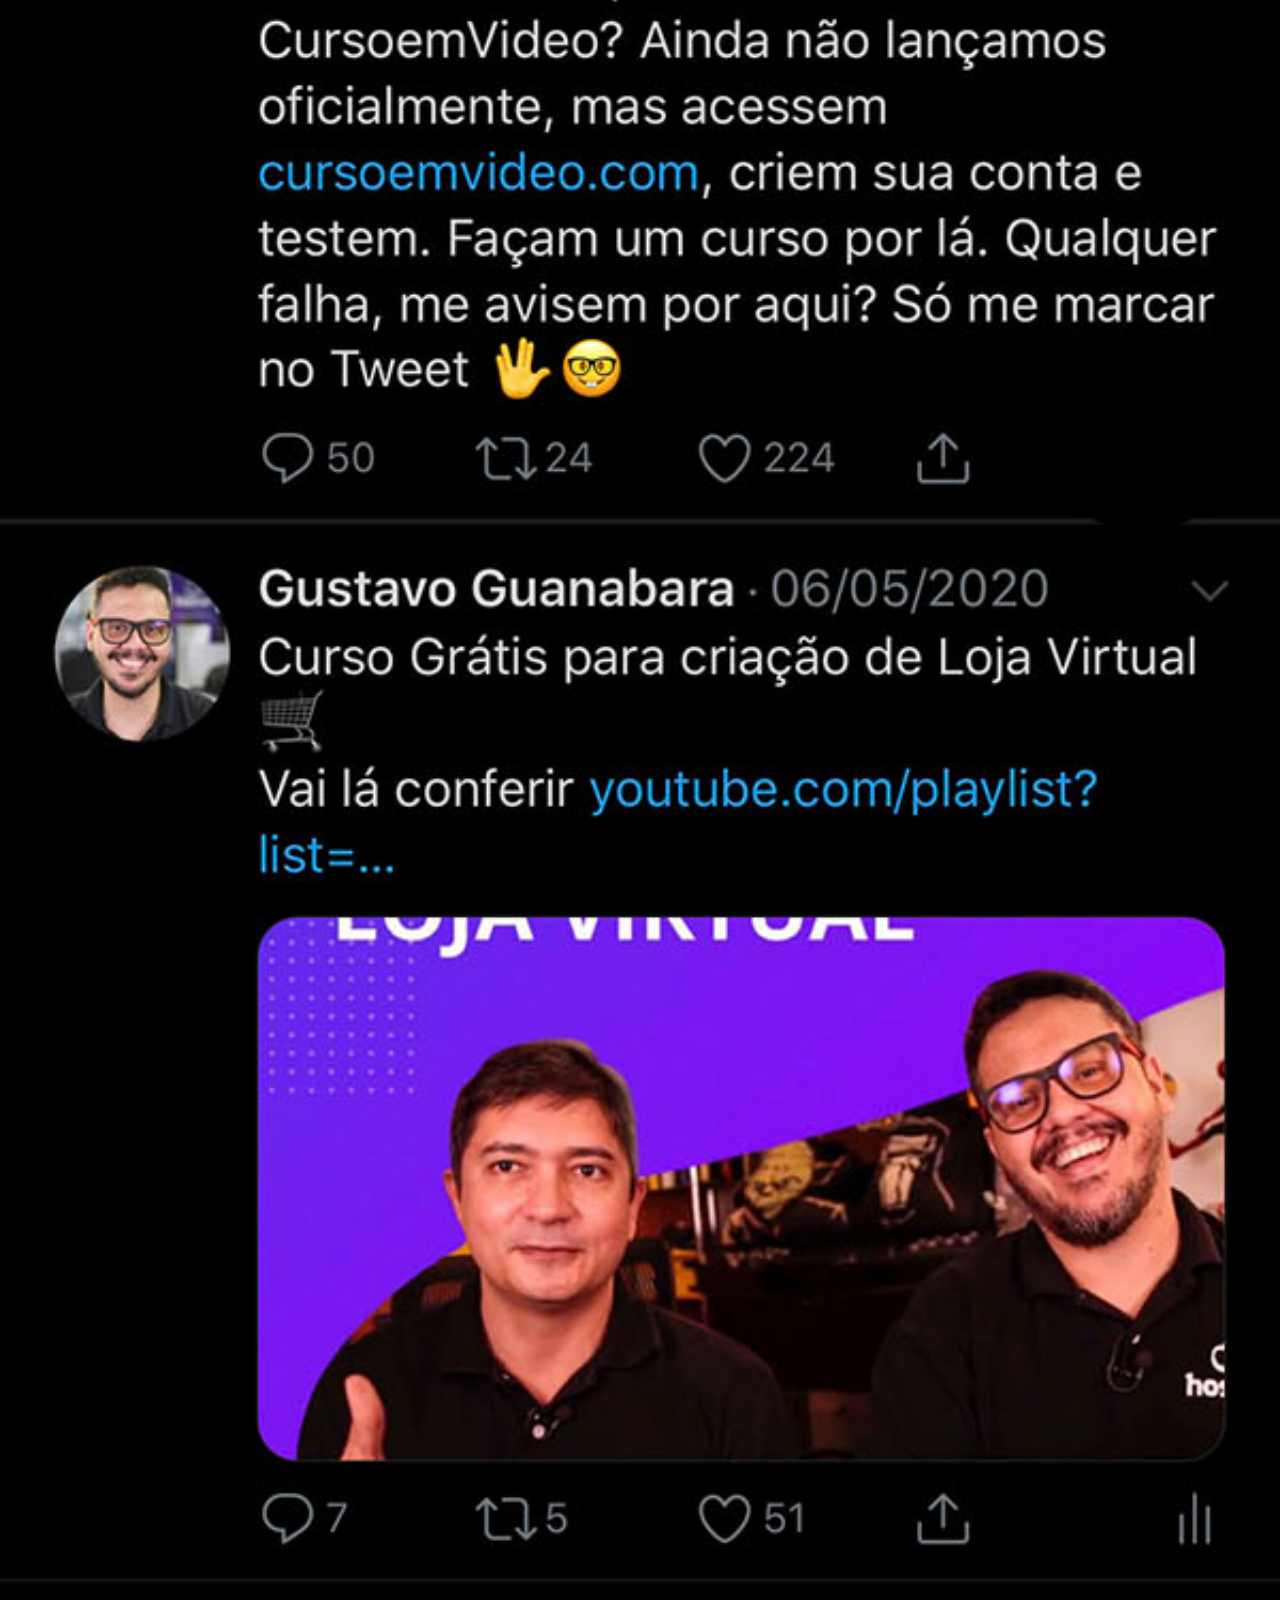
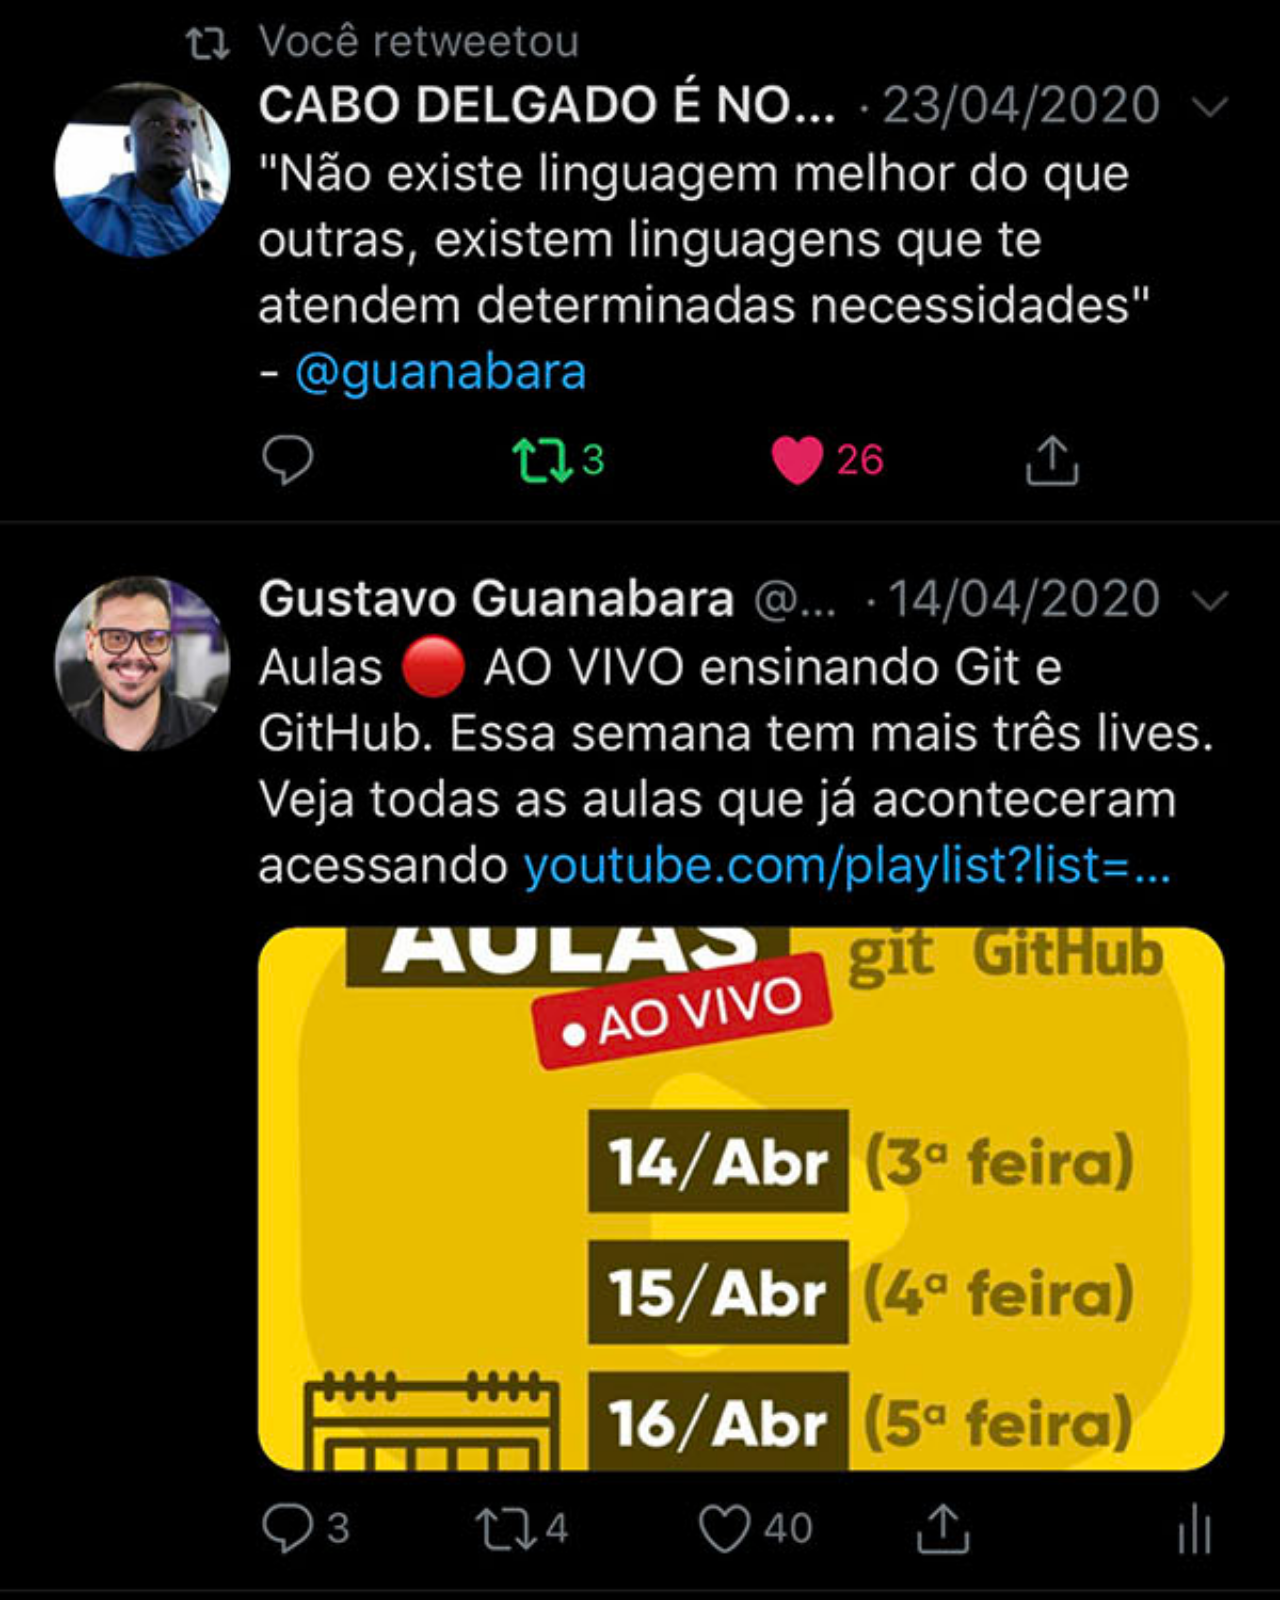
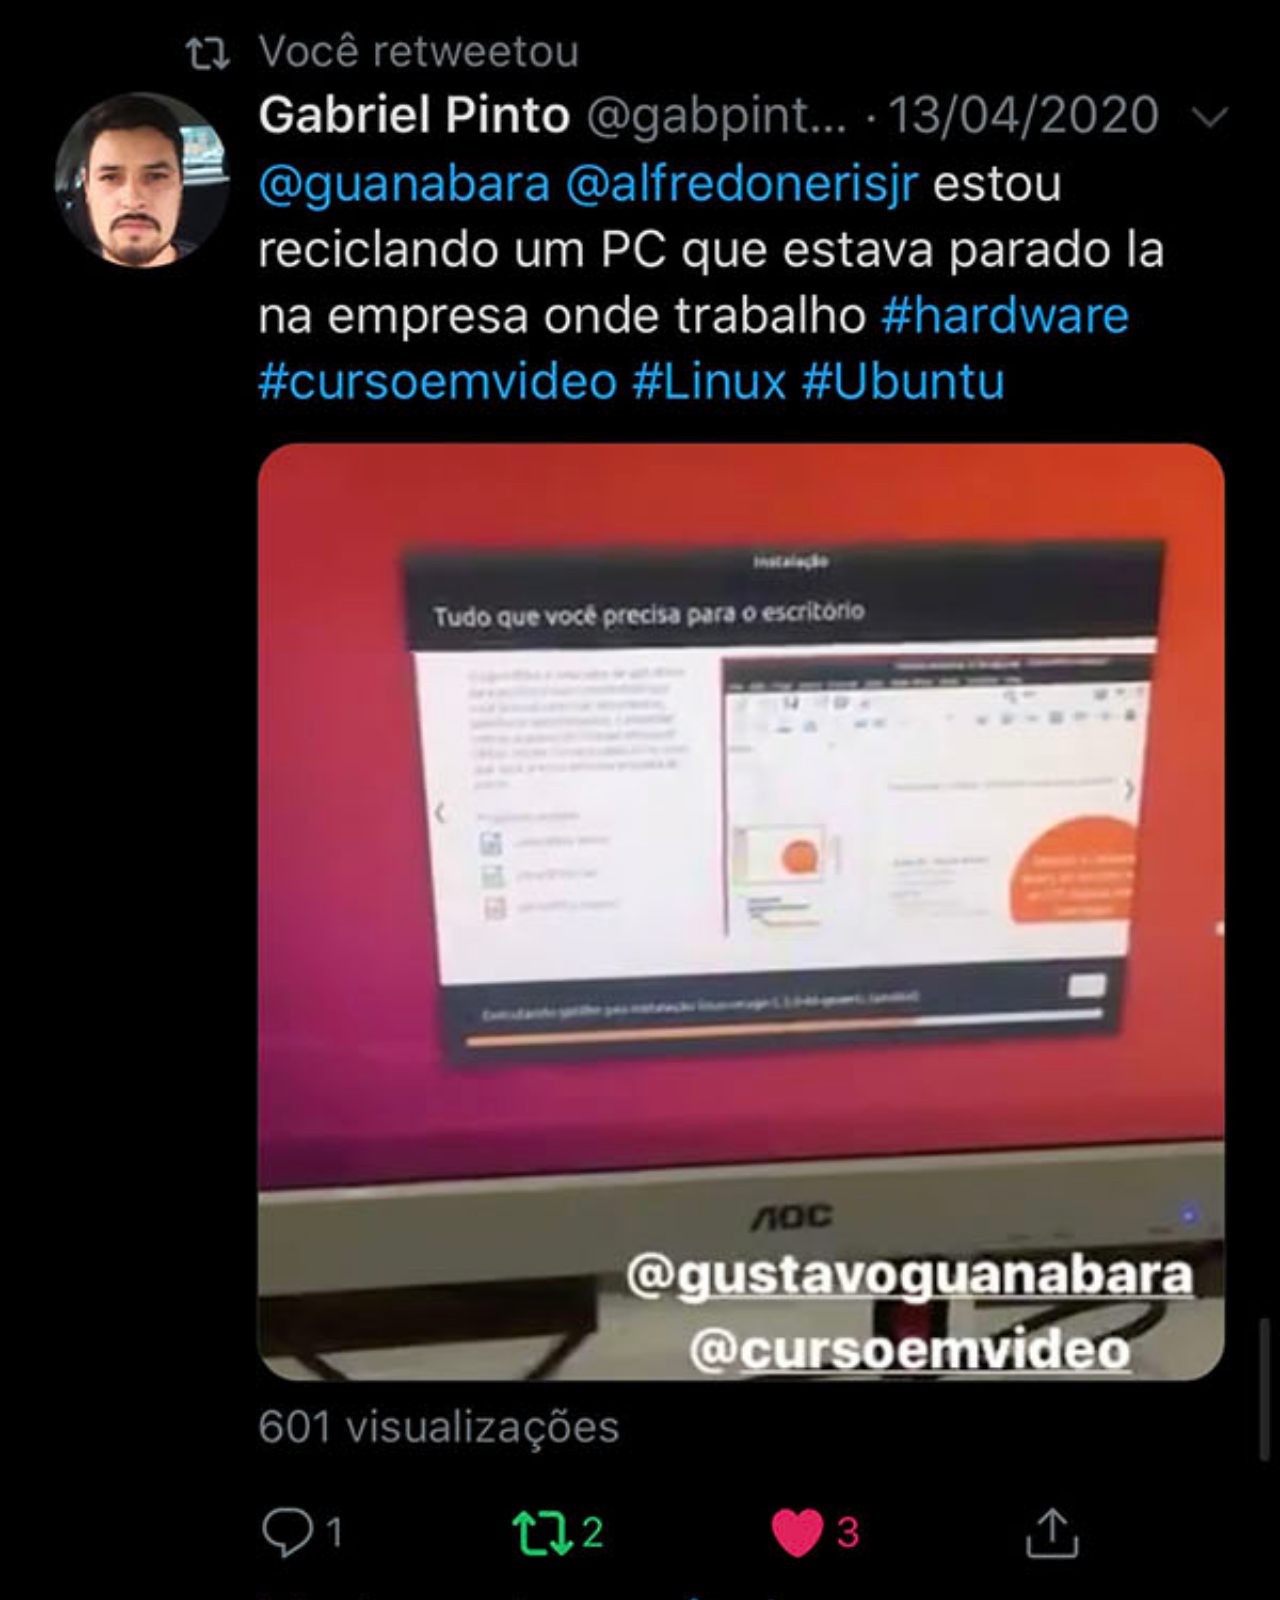
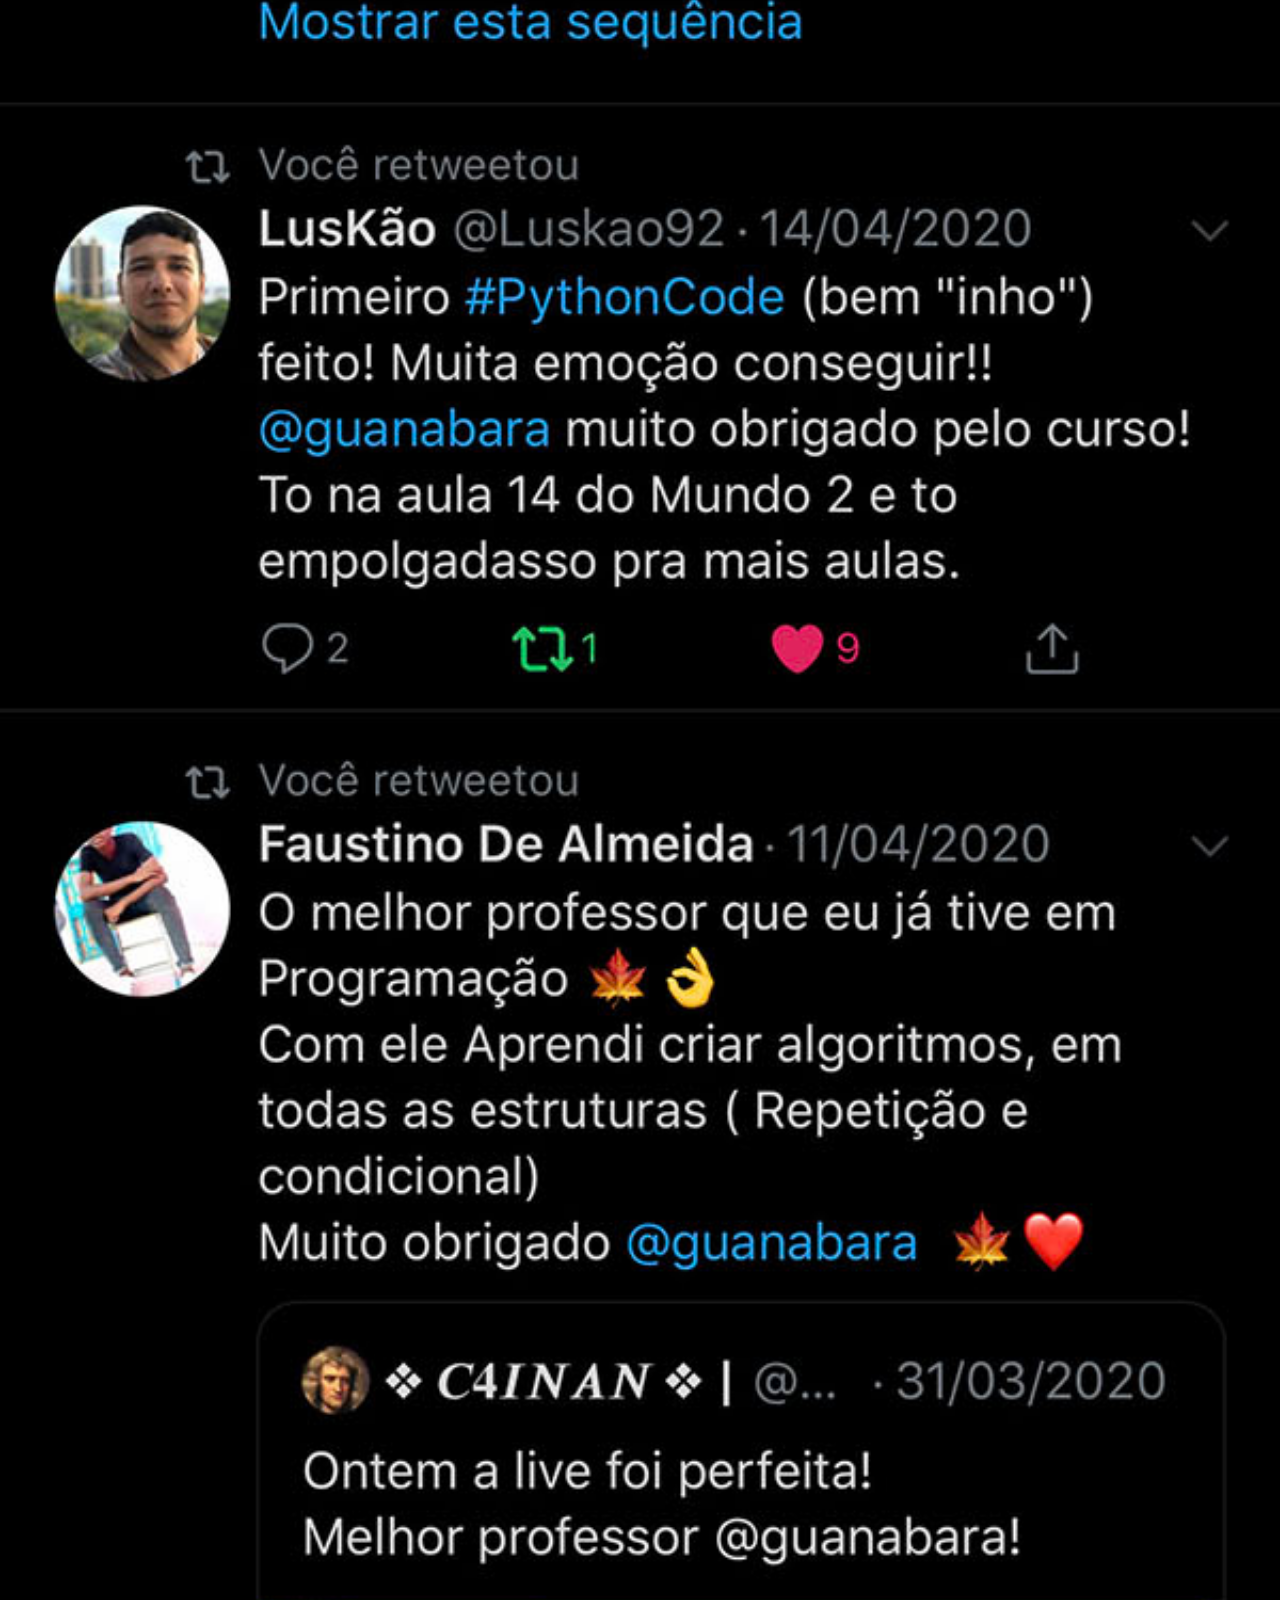
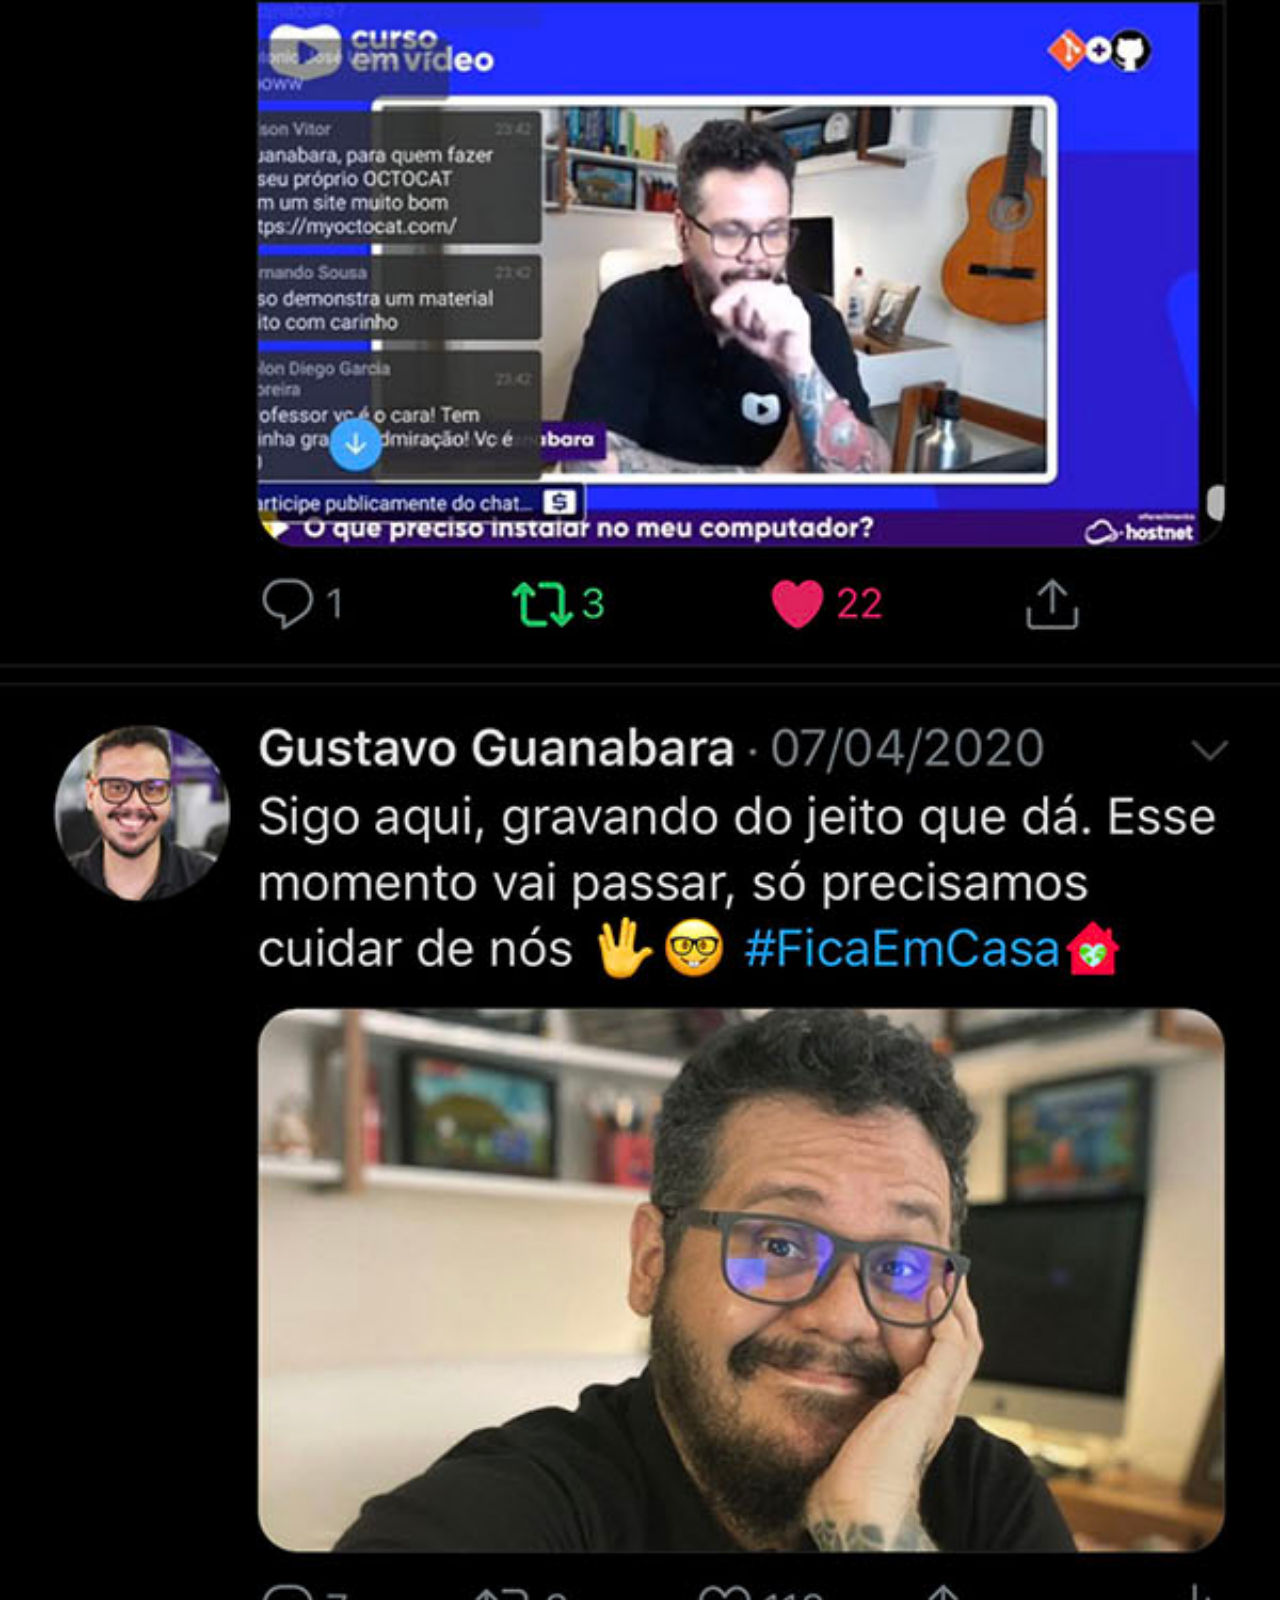
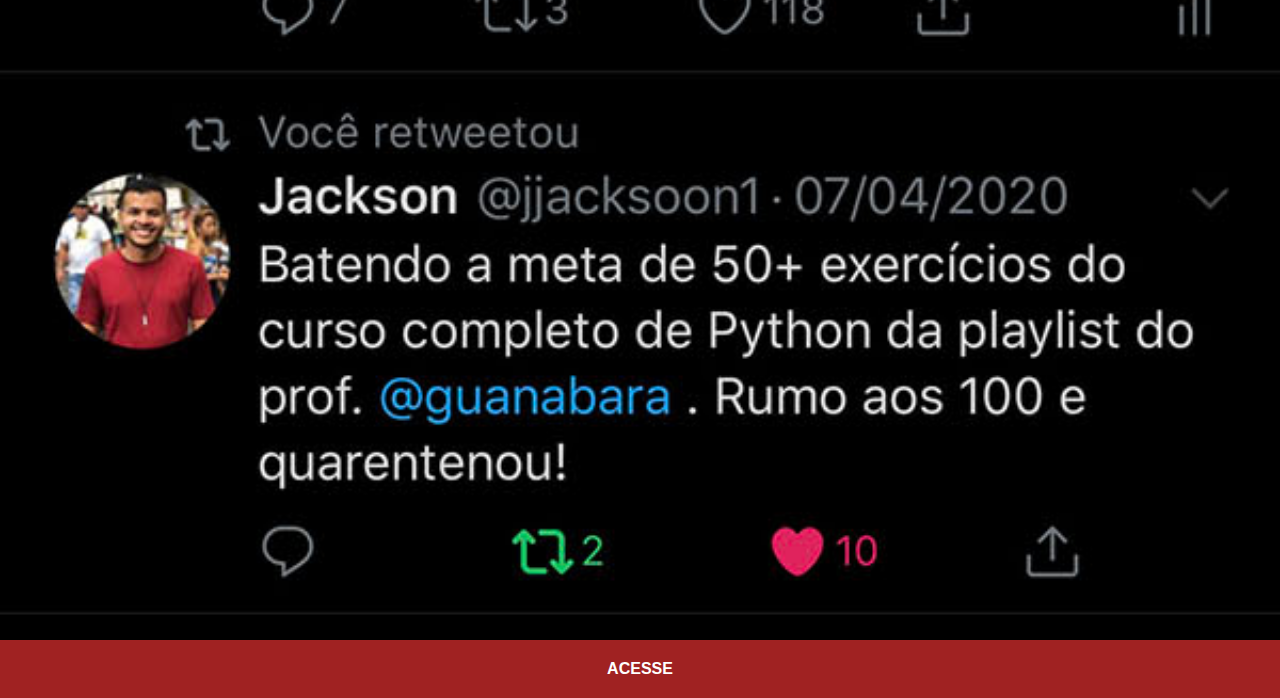
<file: HTML e CSS/projeto-social/paginas/twitter.html>
<!DOCTYPE html>
<html lang="pt-br">
<head>
    <meta charset="UTF-8">
    <meta name="viewport" content="width=device-width, initial-scale=1.0">
    <title>Twitter</title>
    <link rel="stylesheet" href="../style/social.css">
</head>
<body>
    <img src="../imagens/tela-twitter.jpg" alt="Twitter">
    <a href="http://twitter.com/guanabara" target="_blank" rel="noopener noreferrer">ACESSE</a>
</body>
</html>
</file>
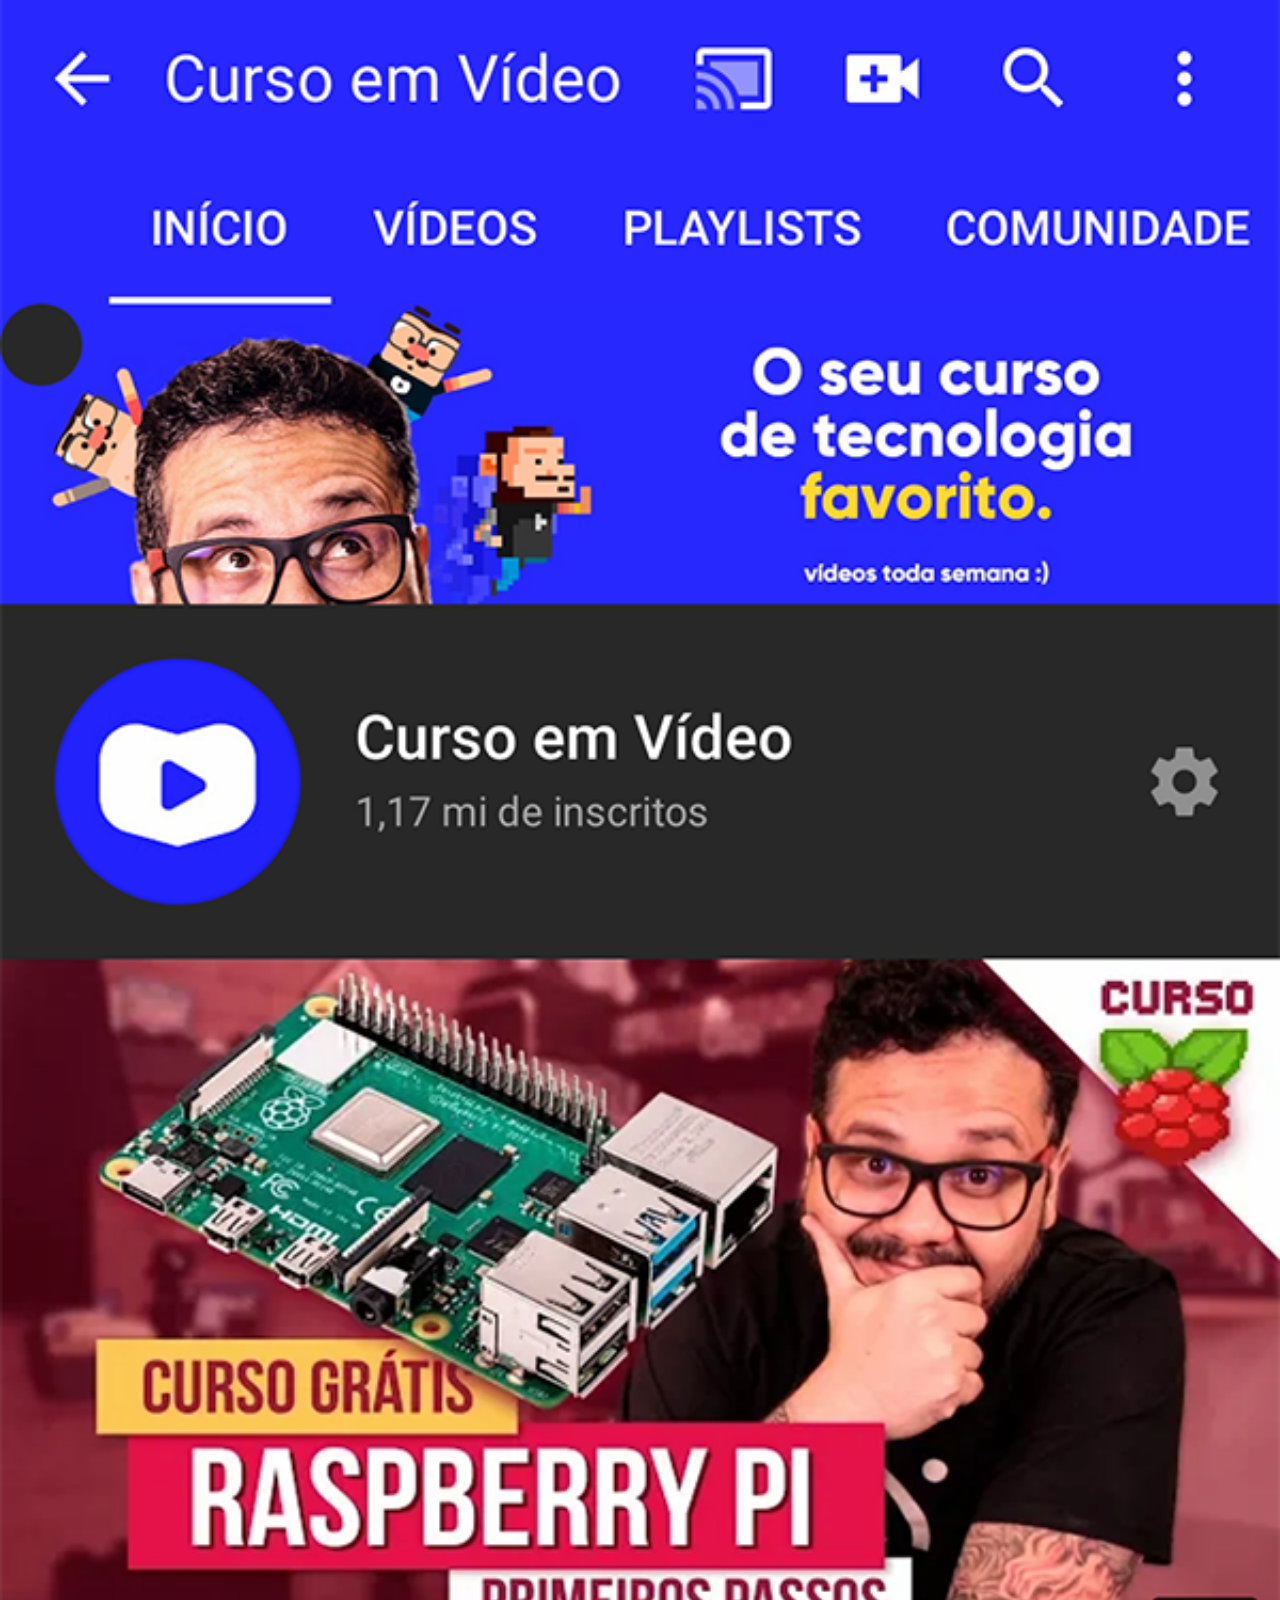
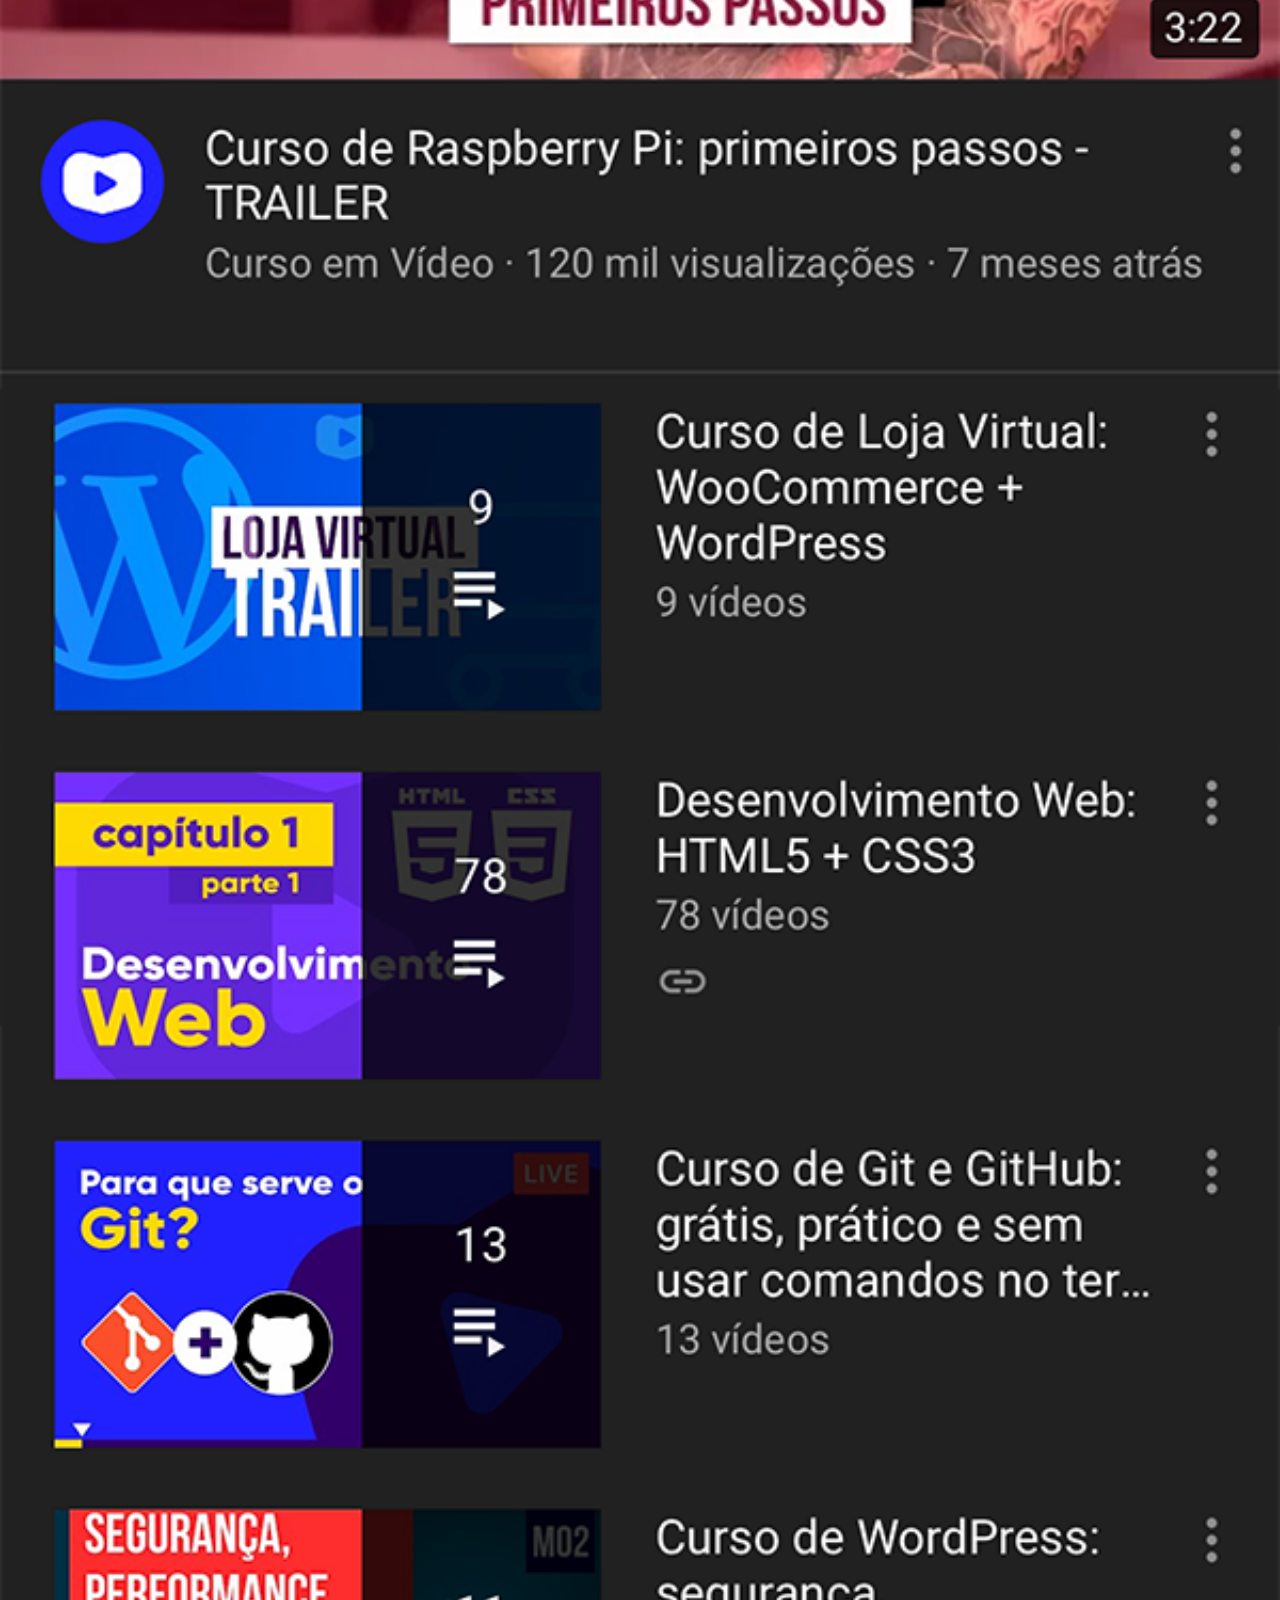
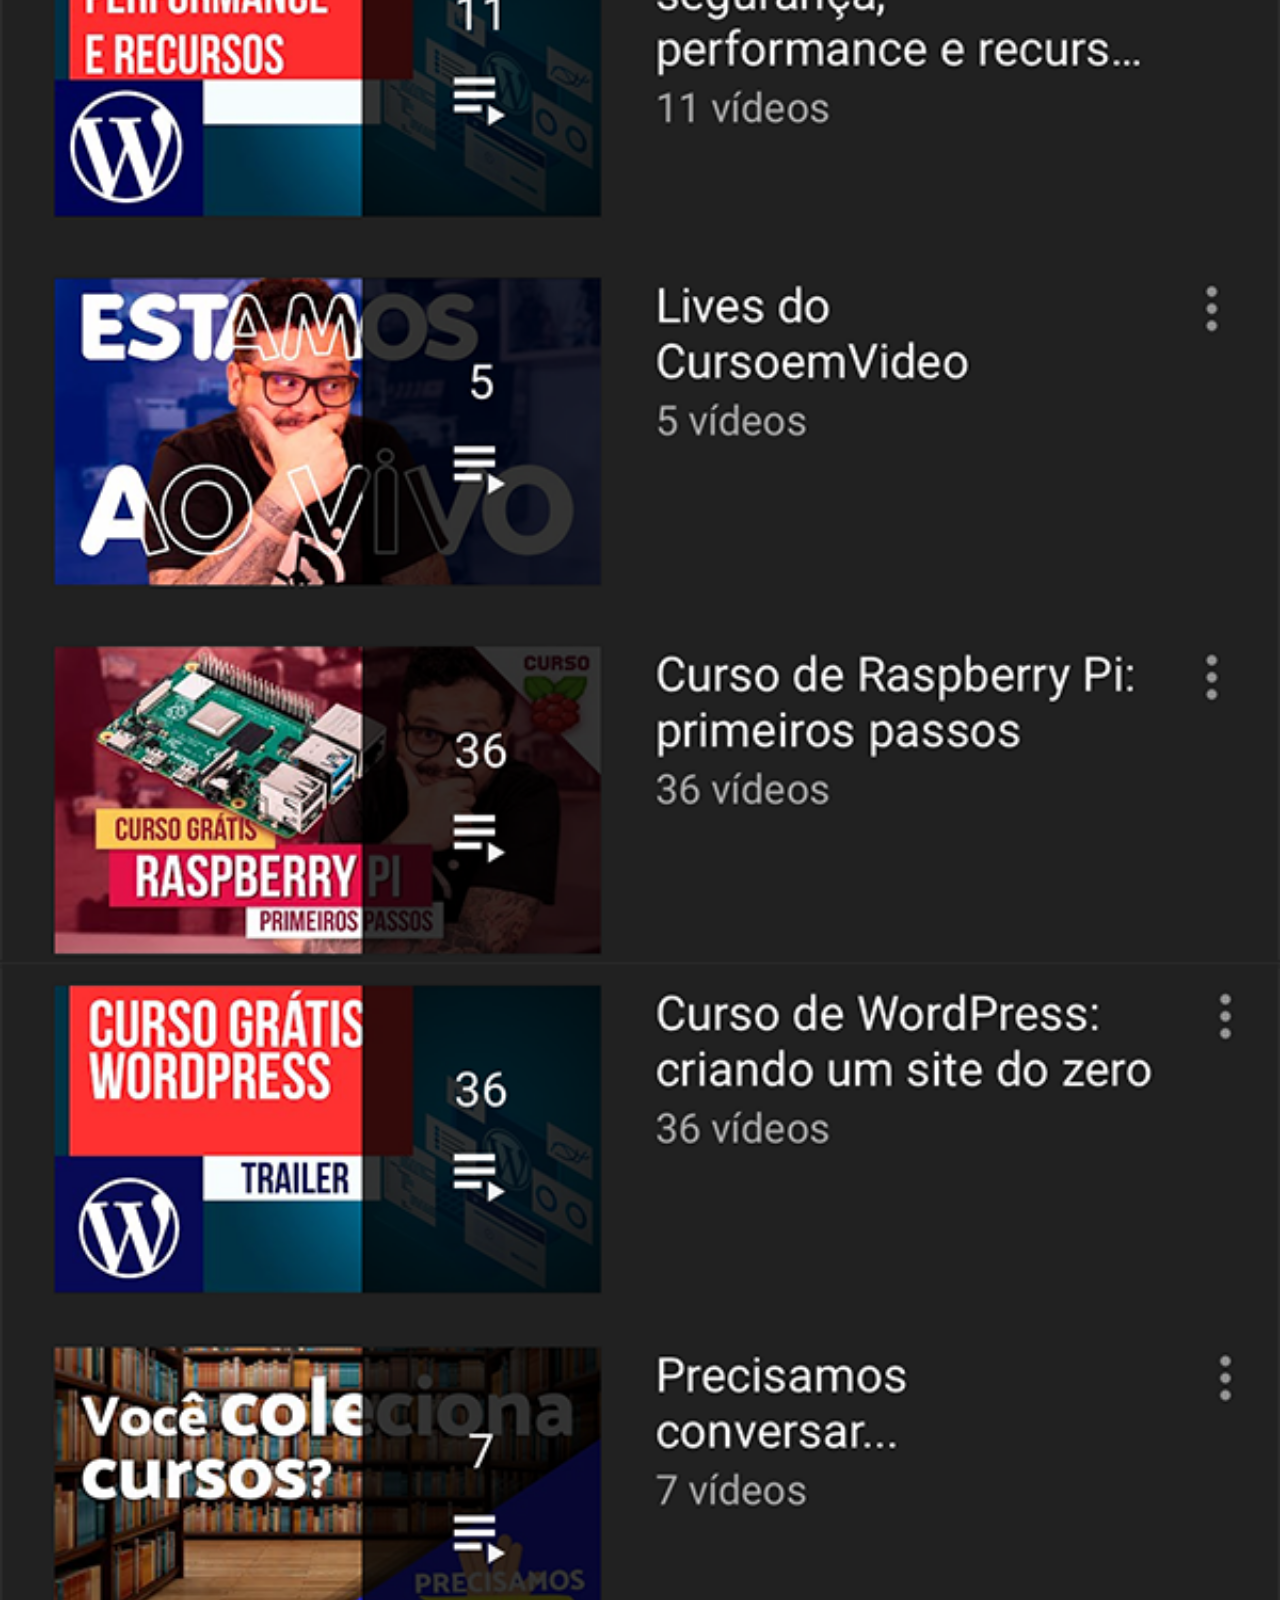
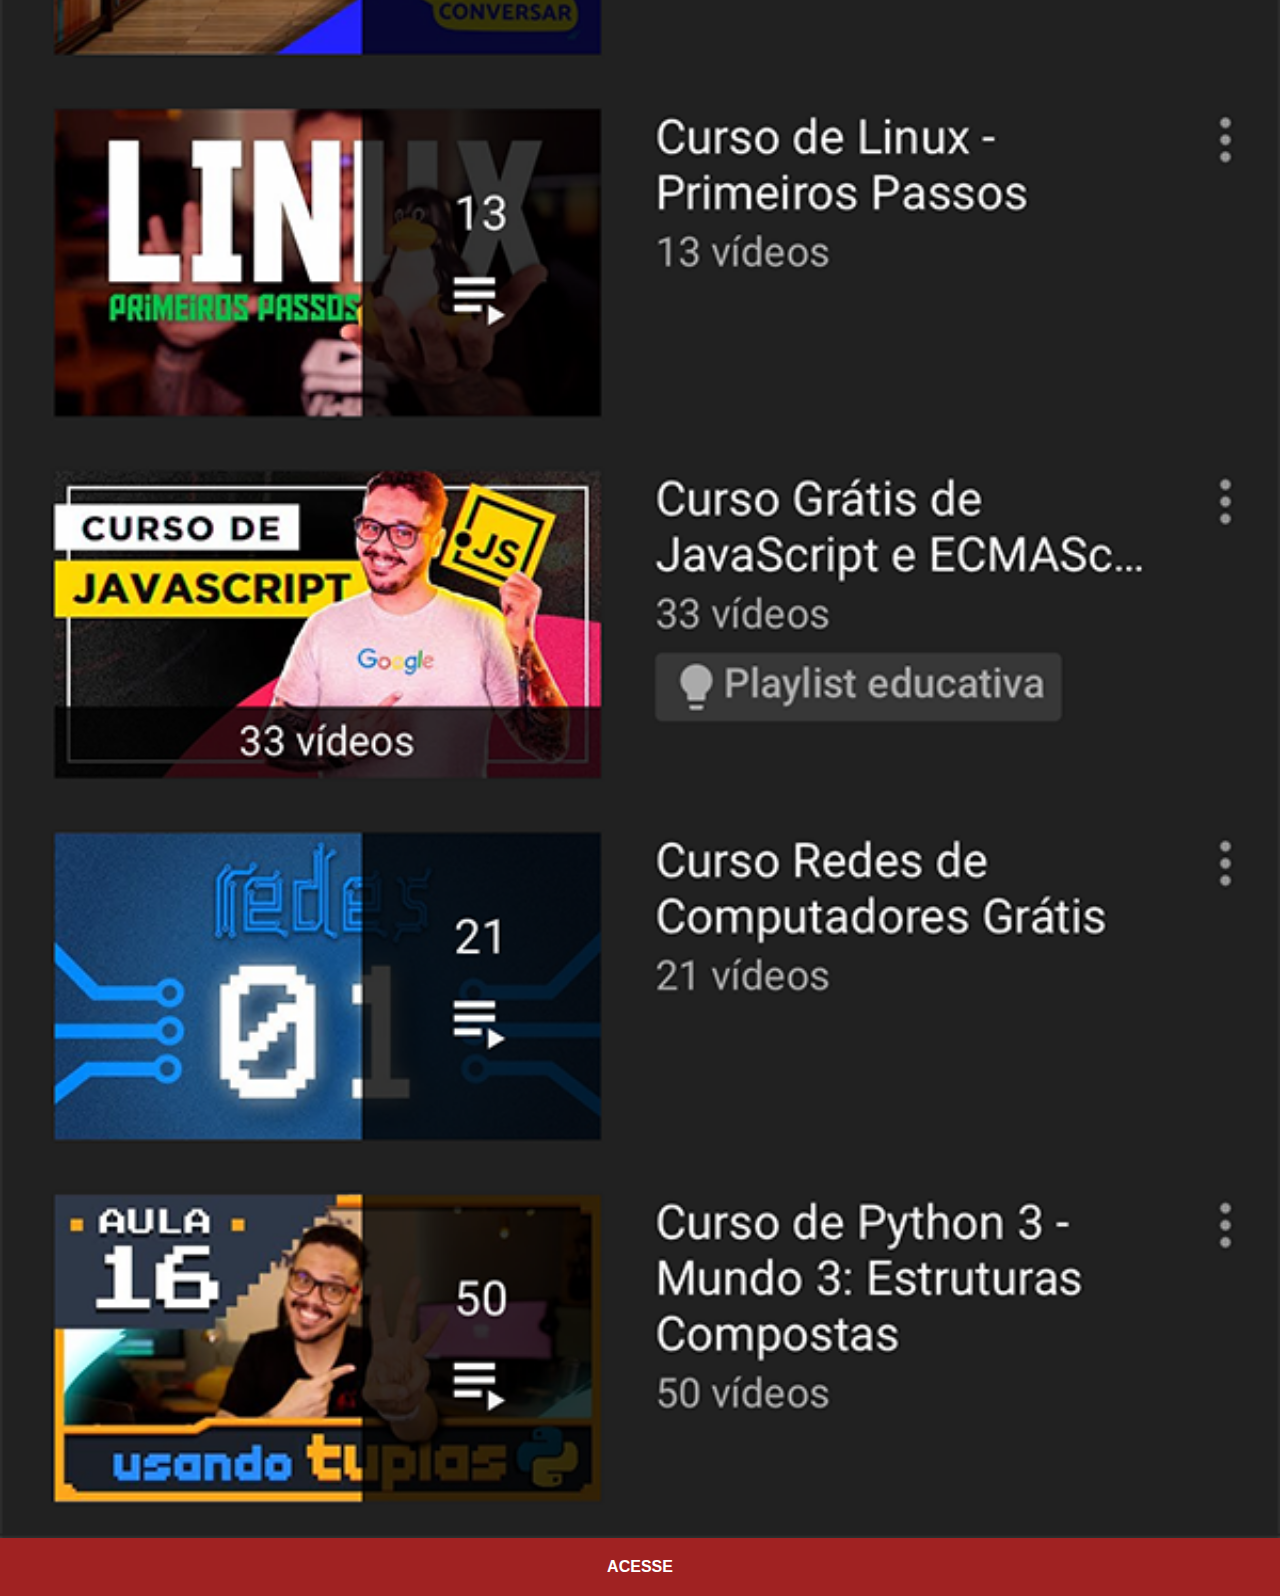
<file: HTML e CSS/projeto-social/paginas/youtube.html>
<!DOCTYPE html>
<html lang="pt-br">
<head>
    <meta charset="UTF-8">
    <meta name="viewport" content="width=device-width, initial-scale=1.0">
    <title>Youtube</title>
    <link rel="stylesheet" href="../style/social.css">
</head>
<body>
    <img src="../imagens/tela-youtube.png" alt="Youtube">
    <a href="https://youtube.com/cursosemvideo" target="_blank">ACESSE</a>
</body>
</html>
</file>
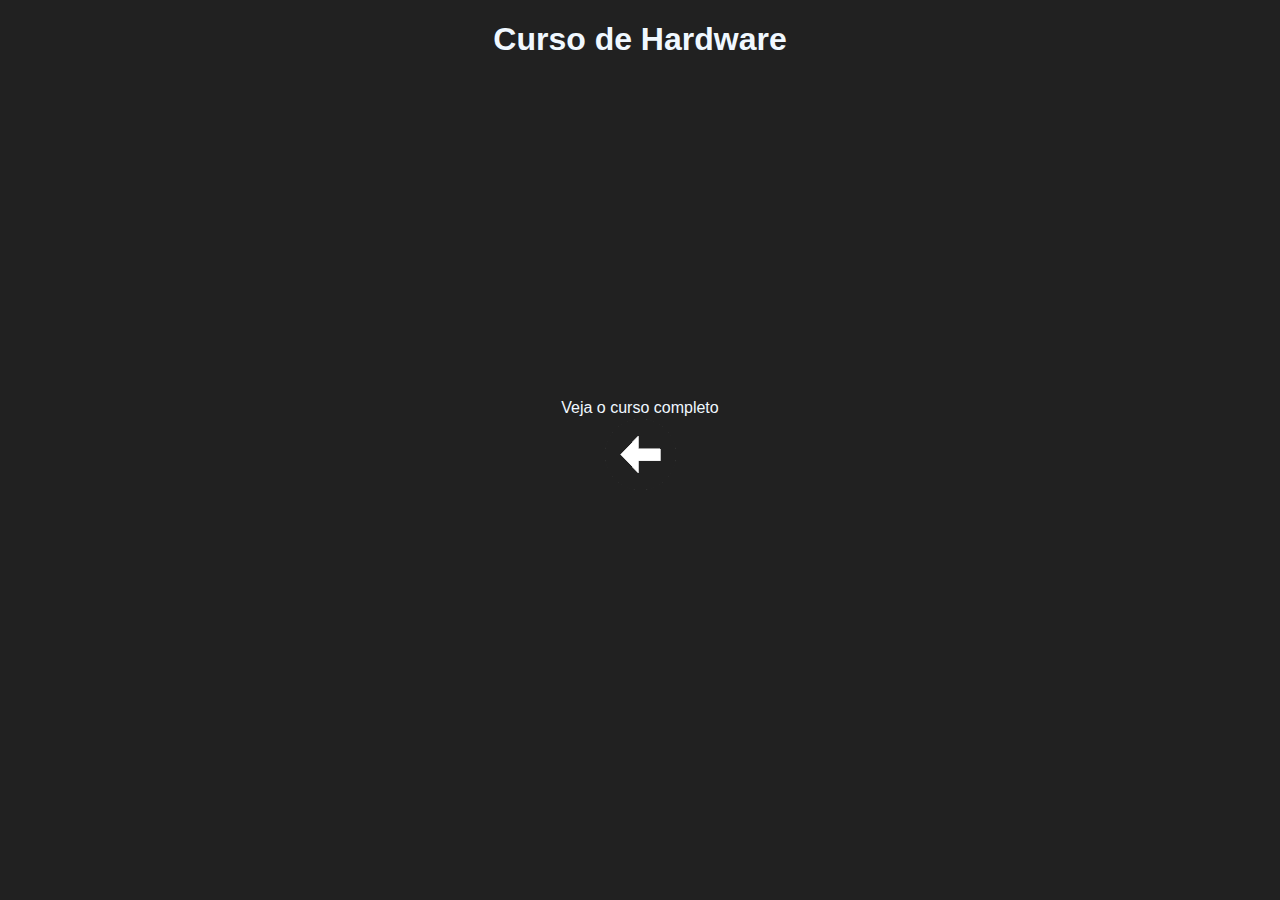
<file: HTML e CSS/projeto-videos/paginas/hardware.html>
<!DOCTYPE html>
<html lang="pt-br">
<head>
    <meta charset="UTF-8">
    <meta name="viewport" content="width=device-width, initial-scale=1.0">
    <link rel="shortcut icon" href="../favicon.ico" type="image/x-icon">
    <title>Hardware</title>
    <link rel="stylesheet" href="../style.css">
</head>
<body>
    <h1>Curso de Hardware</h1>
    <iframe width="560" height="315" src="https://www.youtube.com/embed/iT6E92Kt38o?si=Ra-umgVnTM2OHKaZ" title="YouTube video player" frameborder="0" allow="accelerometer; autoplay; clipboard-write; encrypted-media; gyroscope; picture-in-picture; web-share" referrerpolicy="strict-origin-when-cross-origin" allowfullscreen></iframe>

    <br>
    <a href="https://www.youtube.com/playlist?list=PLHz_AreHm4dn1JHgN9wpbIUhzZmycYQXW" target="_blank" rel="external">Veja o curso completo</a>

    <br>
    <a href="../index.html">
        <img src="../midia/voltar.png" alt="Botão para voltar">
    </a>
</body>
</html>
</file>
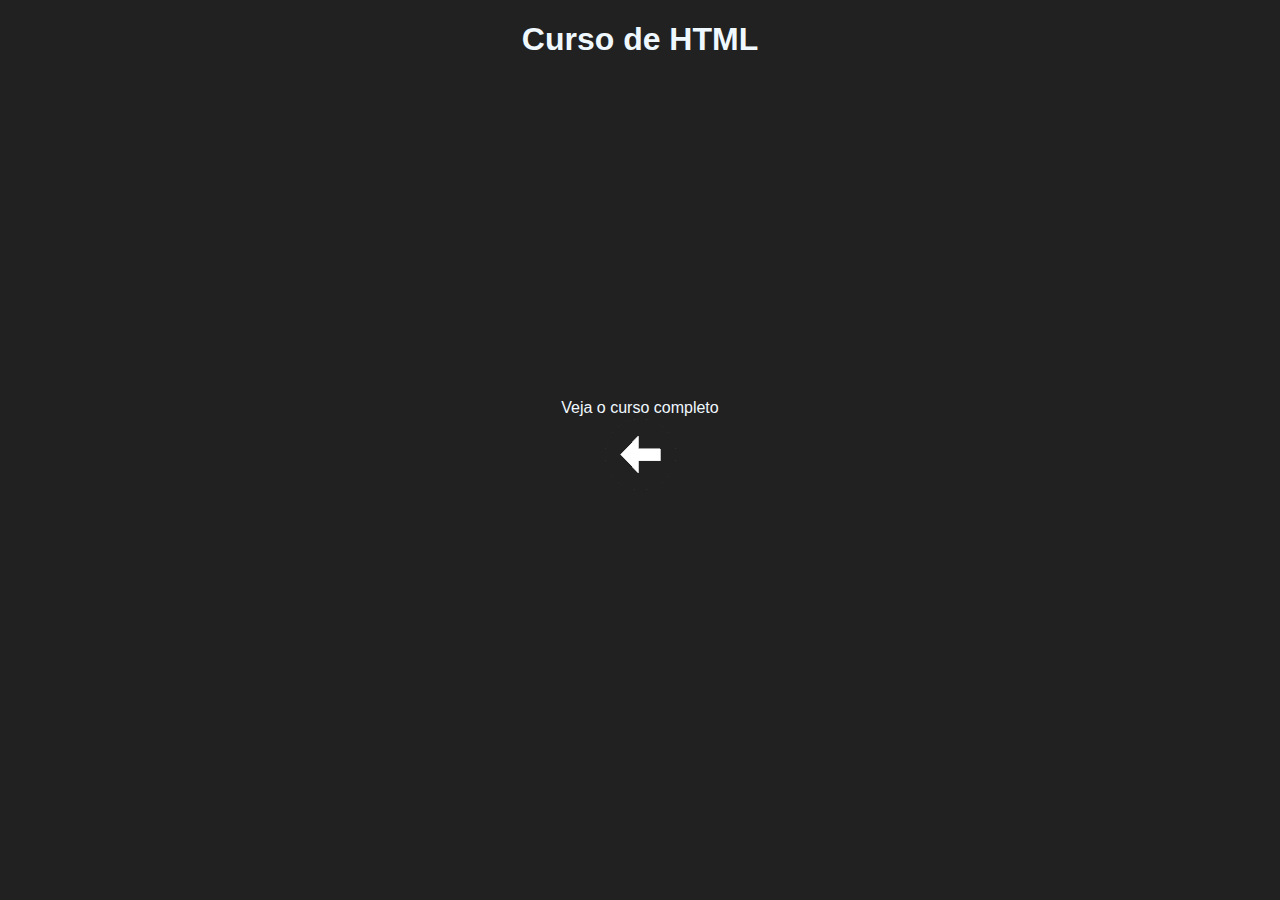
<file: HTML e CSS/projeto-videos/paginas/html.html>
<!DOCTYPE html>
<html lang="pt-br">
<head>
    <meta charset="UTF-8">
    <meta name="viewport" content="width=device-width, initial-scale=1.0">
    <link rel="shortcut icon" href="../favicon.ico" type="image/x-icon">
    <title>HTML</title>
    <link rel="stylesheet" href="../style.css">
</head>
<body>
    <h1>Curso de HTML</h1>
    <iframe width="560" height="315" src="https://www.youtube.com/embed/epDCjksKMok?si=WluvIsMcZsYne0uw" title="YouTube video player" frameborder="0" allow="accelerometer; autoplay; clipboard-write; encrypted-media; gyroscope; picture-in-picture; web-share" referrerpolicy="strict-origin-when-cross-origin" allowfullscreen></iframe>

    <br>
    <a href="https://www.youtube.com/playlist?list=PLHz_AreHm4dlAnJ_jJtV29RFxnPHDuk9o" target="_blank" rel="external">Veja o curso completo</a> 
    
    <br>
    <a href="../index.html">
        <img src="../midia/voltar.png" alt="Botão para voltar">
    </a>
</body>
</html>
</file>
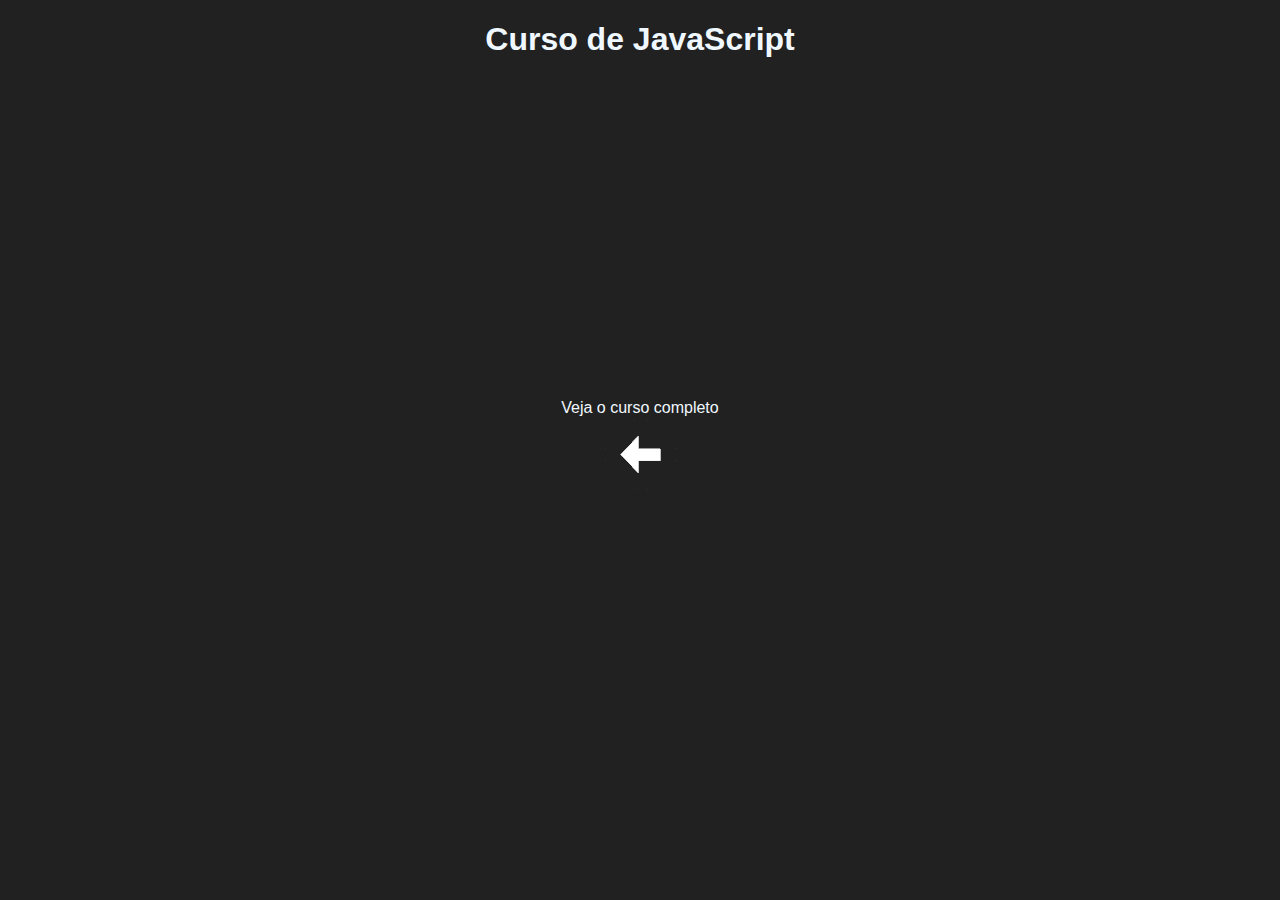
<file: HTML e CSS/projeto-videos/paginas/javascript.html>
<!DOCTYPE html>
<html lang="pt-br">
<head>
    <meta charset="UTF-8">
    <meta name="viewport" content="width=device-width, initial-scale=1.0">
    <link rel="shortcut icon" href="../favicon.ico" type="image/x-icon">
    <title>JavaScript</title>
    <link rel="stylesheet" href="../style.css">
</head>
<body>
    <h1>Curso de JavaScript</h1>
    <iframe width="560" height="315" src="https://www.youtube.com/embed/BXqUH86F-kA?si=hCm0EPXGD1IRVZfR" title="YouTube video player" frameborder="0" allow="accelerometer; autoplay; clipboard-write; encrypted-media; gyroscope; picture-in-picture; web-share" referrerpolicy="strict-origin-when-cross-origin" allowfullscreen></iframe>

    <br>
    <a href="https://www.youtube.com/playlist?list=PLHz_AreHm4dlsK3Nr9GVvXCbpQyHQl1o1" target="_blank" rel="external">Veja o curso completo</a>

    <br>
    <a href="../index.html">
        <img src="../midia/voltar.png" alt="Botão para voltar">
    </a>
</body>
</html>
</file>
<file: HTML e CSS/projeto-android/Style/style.css>
@charset "UTF-8";


@import url('https://fonts.googleapis.com/css2?family=Bebas+Neue&family=Geo:ital@0;1&family=Overpass:ital,wght@0,100..900;1,100..900&display=swap');

@font-face {
    font-family: 'Android';
    src: url('../fonts/idroid.otf');
}

@keyframes pulsate {
    0%{
        box-shadow: 
        0 0 25px rgba(0, 255, 191, 0.5),
        0 0 25px rgba(0, 128, 0, 0.356);
    }
}


:root {
    --cor0: #ebe5c5;
    --cor1: #83e1ad;
    --cor2: #3ddc84;
    --cor3: #2fa886;
    --cor4: #1a5c37;
    --cor5: #063d1e;

    --fonte-padrão: Arial, Verdana, Helvetica, sans-serif;
    --fonte-destaque: 'Bebas Neue', 'cursive';
    --fonte-android: 'Android', 'cursive';
}

* {
    margin: 0px;
    padding: 0px;
}

body {
    background-color: var(--cor0);
    font-family: var(--fonte-padrão);
}

header {
    background-image: linear-gradient(to bottom, var(--cor3), var(--cor5));
    
    min-height: 150px;
    padding-top: 40px;

    text-align: center;
}

header > h1{
    color: white;
    font-family: var(--fonte-destaque);
    font-weight: normal;
    
    font-size: 3em;
    text-align: center;
    text-shadow: 2px 3px 8px rgba(0, 0, 0, 0.411);
    
    margin-bottom: 20px;
}

header > p {
    color: white;
    margin: auto;
    
    padding-right: 10px;
    padding-left: 10px;
    
    size: 1.2em;
    max-width: 400px;
}

nav {
    background-color: var(--cor5);
    padding: 12px;

    box-shadow: 0px 7px 7px 0px #00000041;
}

nav > a {
    color: var(--cor1);
    text-decoration: none;
    
    padding: 8px;
    font-weight: bold;
}

nav > a:hover {
    background-color: var(--cor2);
    color: var(--cor4);

    padding: 12px;
    
    text-decoration: underline;
    
    transition-duration: 0.4s;

    border-radius: 5px;

    animation: pulsate 0.5s ease-in-out;
}

main {
    background-color: white;
    max-width: 1000px;
    min-width: 300px;
    margin: auto;
    padding: 20px;
    
    box-shadow: 0px 0px 10px rgba(0, 0, 0, 0.267);
    
    margin-bottom: 30px;
    
    border-bottom-left-radius: 10px;
    border-bottom-right-radius: 10px;
}

main p {
    margin: 15px 0px;
    text-align: justify;
    text-indent: 30px;
    line-height: 1.8em;
    font-size: 1.1em;
}

main strong {
    color: var(--cor4);
    font-weight: bold;
    padding: 2px 4px;
    border-radius: 4px;
}

main a {
    text-decoration: none;
    font-weight: bold;
    
    color: var(--cor5);
    background-color: var(--cor1);
    
    padding: 2px 5px;
    border-radius: 4px;
}

main a.externo::after {
    content: '\1F517';
}

main a:hover {
    text-decoration: underline;
    color: var(--cor4);
    
    padding: 4px 10px;
    transition-duration: 0.2s;
}

main h1 {
    color: var(--cor5);
    font-family: var(--fonte-android);
    
    text-indent: 10px;
    font-size: 1.8em;

    font-weight: normal;
}

main h2 {
    color: var(--cor4);
    font-size: 1.5em;
    font-family: var(--fonte-android);
    text-indent: 10px;
    
    background-image: linear-gradient(to right, var(--cor2), transparent);

    font-weight: normal;
}

main img {
    display: flex;
    min-width: 10%;
    max-width: 100%;
    margin: auto;
}

.video {
    background-color: var(--cor5);

    
    margin: 0px -20px 30px -20px;
    padding: 20px;
}

.video > iframe {
    aspect-ratio: 16 / 9;
    
    height: 100%;
    width: 100%;
    
    box-shadow: 3px 3px 8px rgba(0, 0, 0, 0.219);
}

aside {
    background-color: var(--cor1);
    padding: 10px;
    
    border-radius: 10px;
    margin-top: 15px;

    box-shadow: 2.5px 4px 8px rgba(0, 0, 0, 0.24);
}

aside a {
    color: #021309;
    background-color: #95e7b9;
}

aside strong {
    color: #021309;
}

aside h3 {
    background-color: var(--cor4);
    color: white;
    
    font-size: 1.3em;
    font-family: 'Franklin Gothic Medium', 'Arial Narrow', Arial, sans-serif;
    font-weight: lighter;
    
    padding: 10px;
    border-radius: 10px 10px 0px 0px;
    margin: -10px -10px 0px -10px;
}

aside ul {
    list-style-position: inside;
    columns: 2;

    list-style-type:'\2714\00A0\00A0';
}

footer {
    background-color: var(--cor5);
    color: white;
    
    text-align: center;
    font-size: 0.8em;
    
    padding: 5px;
}

footer a {
    color: white;
    font-weight: bolder;
    text-decoration: none;
}

footer a:hover {
    text-decoration: underline;
    color: var(--cor1);
}
</file>
<file: HTML e CSS/projeto-cordel/estilo/style.css>
@charset "UTF-8";

@import url('https://fonts.googleapis.com/css2?family=Passion+One:wght@400;700;900&family=Sriracha&display=swap');

:root {
    --fonte1: Verdana, 'Geneva', Tahoma, sans-serif;
    --fonte2: 'Passion One', 'cursive';
    --fonte3: 'Sriracha', 'cursive';
}

* {
    margin: 0px;
    padding: 0px;

}

html, body {
    min-height: 100vh;
    background-color: darkgray;

    font-family: var(--fonte1);
}

header {
    background-color: black;
    color: white;
    text-align: center;
}

header > h1 {
    padding-top: 50px;
    font-variant: small-caps;

    font-family: var(--fonte2);
    font-size: 10vw;
}

header > p {
    padding-bottom: 50px;
}

a {
    color: white;
    text-decoration: none;
    font-weight: bolder;
}

a:hover {
    text-decoration: underline;
}

section {
    padding-top: 10vh;
    padding-bottom: 10vh;

    line-height: 2em;
    padding-left: 30px;

    font-family: var(--fonte3);
    font-size: 3.5vw;
}

section p {
    padding-bottom: 2em;
}

section.normal {
    background-color: white;
    color: black;
}

section.imagem {
    background-color: rgb(51, 51, 51);
    color: white;

    box-shadow: inset 6px 6px 13px 0px rgba(0, 0, 0, 0.404);
    background-size: cover;

    background-attachment: fixed;
}

section.imagem p {
    background-color: rgba(0, 0, 0, 0.507);
    display: inline-block;
    padding: 5px;

    text-shadow: 1px 1px 0px black;
}

section#img01 {
    background-image: url(../imagens/background001.jpg);

    background-position: right center;
}

section#img02 {
    background-image: url(../imagens/background002.jpg);
}

footer {
    background-color: black;
    color: white;

    text-align: center;
    padding: 10px;
}
</file>
<file: HTML e CSS/projeto-login/estilos/style.css>
@charset "UTF-8";

/*

    Paleta de cores
    Verde: #49a09d
    Lilás: #5f2c82
*/

* {
    margin: 0;
    padding: 0;
    box-sizing: border-box;

    font-family: system-ui, -apple-system, BlinkMacSystemFont, 'Segoe UI', Roboto, Oxygen, Ubuntu, Cantarell, 'Open Sans', 'Helvetica Neue', sans-serif;
}

body, html {
    background-color: #5f2c82;
    height: 100vh;
    width: 100vw;
}

main {
    position: relative;
    height: 100vh;
    width: 100vw;
}

section#login {
    position: absolute;
    top: 50%;
    left: 50%;

    background-color: white;
    width: 250px;
    height: 515px;
    border-radius: 20px;
    overflow: hidden;

    box-shadow: 0px 0px 10px rgba(0, 0, 0, 0.473);
    
    transform: translate(-50%, -50%);
    transition: width 0.3s, height 0.3s;
    transition-timing-function: ease;
}

section#login > div#imagem {
    display: block;
    background: #5f2c82 url(../imagens/construcaoedit.jpg);
    background-size: cover;
    height: 200px;
}

section#login > div#formulario {
    display: block;
    padding: 10px;
}

div#formulario > h1 {
    text-align: center;
    margin-bottom: 10px;
}

div#formulario > p {
    font-size:0.8em
}

form > div.campo {
    background-color: #5f2c82;
    display: block;
    width: 100%;
    height: 40px;
    border-radius: 8px;
    margin: 5px 0px;
    border: 2px solid #5f2c82;
}

div.campo > label {
    display: none;
}

div.campo > span {
    color: white;
    font-size: 2em;
    width: 40px;
    padding: 5px;

    font-variation-settings: 'FILL' 1;
}

div.campo > input {
    background-color: #62d8d4;
    font-size: 1em;
    width: calc(100% - 44.8px);
    height: 100%;
    border: 0px;
    border-radius: 8px;
    padding: 4px;
    transform: translateY(-13px);
}

div.campo > input:focus-within {
    background-color: white;
    border: none;
}

form > input[type=submit] {
    display: block;
    font-size: 1em;
    width: 100%;
    height: 40px;

    background-color: #49a09d;
    color: white;

    border: none;
    border-radius: 5px;

    cursor: pointer;
}

form > input[type=submit]:hover {
    background-color: #306967;
}

form > a.botao {
    display: block;
    text-align: center;
    font-size: 1em;
    width: 100%;
    height: 40px;
    margin-top: 5px;
    padding-top: 5px;

    background-color: white;
    color: #306967;
    border: 1px solid #49a09d;
    border-radius: 5px;

    text-decoration: none;
}

form > a.botao:hover {
    background-color: #6be4e0;
}

form > a.botao > span {
    font-size: 0.8em;
}
</file>
<file: HTML e CSS/projeto-login/estilos/media-query.css>
@charset "UTF-8";

@media screen and (min-width: 768px) and (max-width: 992px) { /* Tablet */

    body {
        background-image: linear-gradient(to top, #49a09d, #5f2c82);
    }
    section#login {
        width:80vw;
        height: 50vh;
    }

    section#login > div#imagem {
        float: left;
        width: 30%;
        height: 100%;
    }

    section#login > div#formulario {
        float: right;
        width: 70%;
    }
}

@media screen and (min-width: 992px) { /* PC */
    body {
        background-image: linear-gradient(to top, #49a09d, #5f2c82);
    }
    
    section#login {
        width: 950px;
        height: 58vh;
    }

    section#login > div#imagem {
        float: right;
        width: 50%;
        height: 100%;
    }

    section#login > div#formulario {
        float: left;
        width: 50%;
    }

    div#formulario > h1 {
        font-size: 2em;
    }

    div#formulario > p {
        font-size: 1.2em;
    }
}
</file>
<file: HTML e CSS/projeto-social/style/style.css>
@charset "UTF-8";

@keyframes pulsate {

	0%{		
		box-shadow:
		
		0 0 10px rgba(26, 25, 25, 0.534),
		
		0 0 10px rgb(196, 197, 196);	
	}

}

* {
    margin: 0;
    padding: 0;
    font-family: Arial, Helvetica, sans-serif;
}

html, body {
    height: 100vh;
    width: 100vw;
    background-color: black;
}

body {
    background: url(../imagens/fundo-madeira.jpg) no-repeat center / cover fixed;
}

main {
    height: 100vh;

    display: flex;   
    justify-content: center;
    align-items: center;
}


section#telefone {
    position: absolute;
    height: 454px;
    width: 225px;

    background: url(../imagens/frame-iphone.png) no-repeat center / cover;
    
}

iframe#tela {
    position: relative;
    width: 193px;
    height: 340px;

    top: 58px;
    left: 16.5px;

    
}

section#redes-sociais{
    display:  flex;
    flex-direction:  column;
    position: absolute;
    right: 0;
}


section#redes-sociais img{
    width: 50px;
    margin: 10px;
    border-radius: 50%;

    box-shadow: 2px 2px 5px rgba(0, 0, 0, 0.384);
    box-sizing: border-box;

    opacity: .75;
    transition-duration: 0.4s;
}

section#redes-sociais img:hover {
    outline: 1.5px solid white;
    opacity: 1;
    scale: 1.1;
    
    animation: pulsate 1s ease-in-out;
}
</file>
<file: HTML e CSS/projeto-videos/style.css>
@charset "UTF-8";

body{
    background-color: rgba(0, 0, 0, 0.87);
    text-align: center;
    font-family: Arial, Helvetica, sans-serif;
}

h1{
    color: aliceblue;
}

a{
    color: aliceblue;
    font-family: Verdana, Geneva, Tahoma, sans-serif;
    text-decoration: none;
}
</file>
<file: HTML e CSS/projeto-social/style/social.css>
@charset "UTF-8";

* {
    margin: 0;
    padding: 0;
    font-family: Arial, Helvetica, sans-serif;
}

::-webkit-scrollbar {
    height: 0;
    width: 0;
}

img, a {
    display: block;
}

img {
    width: 100%;
}

a {
    background-color: rgb(160, 34, 34);
    padding: 20px;
    
    text-align: center;
    font-weight: bolder;
    text-decoration: none;
    color: white;
}

a:hover {
    background-color: rgb(202, 10, 10);
    font-size: large;
    transition-duration: 0.15s;
}
</file>
